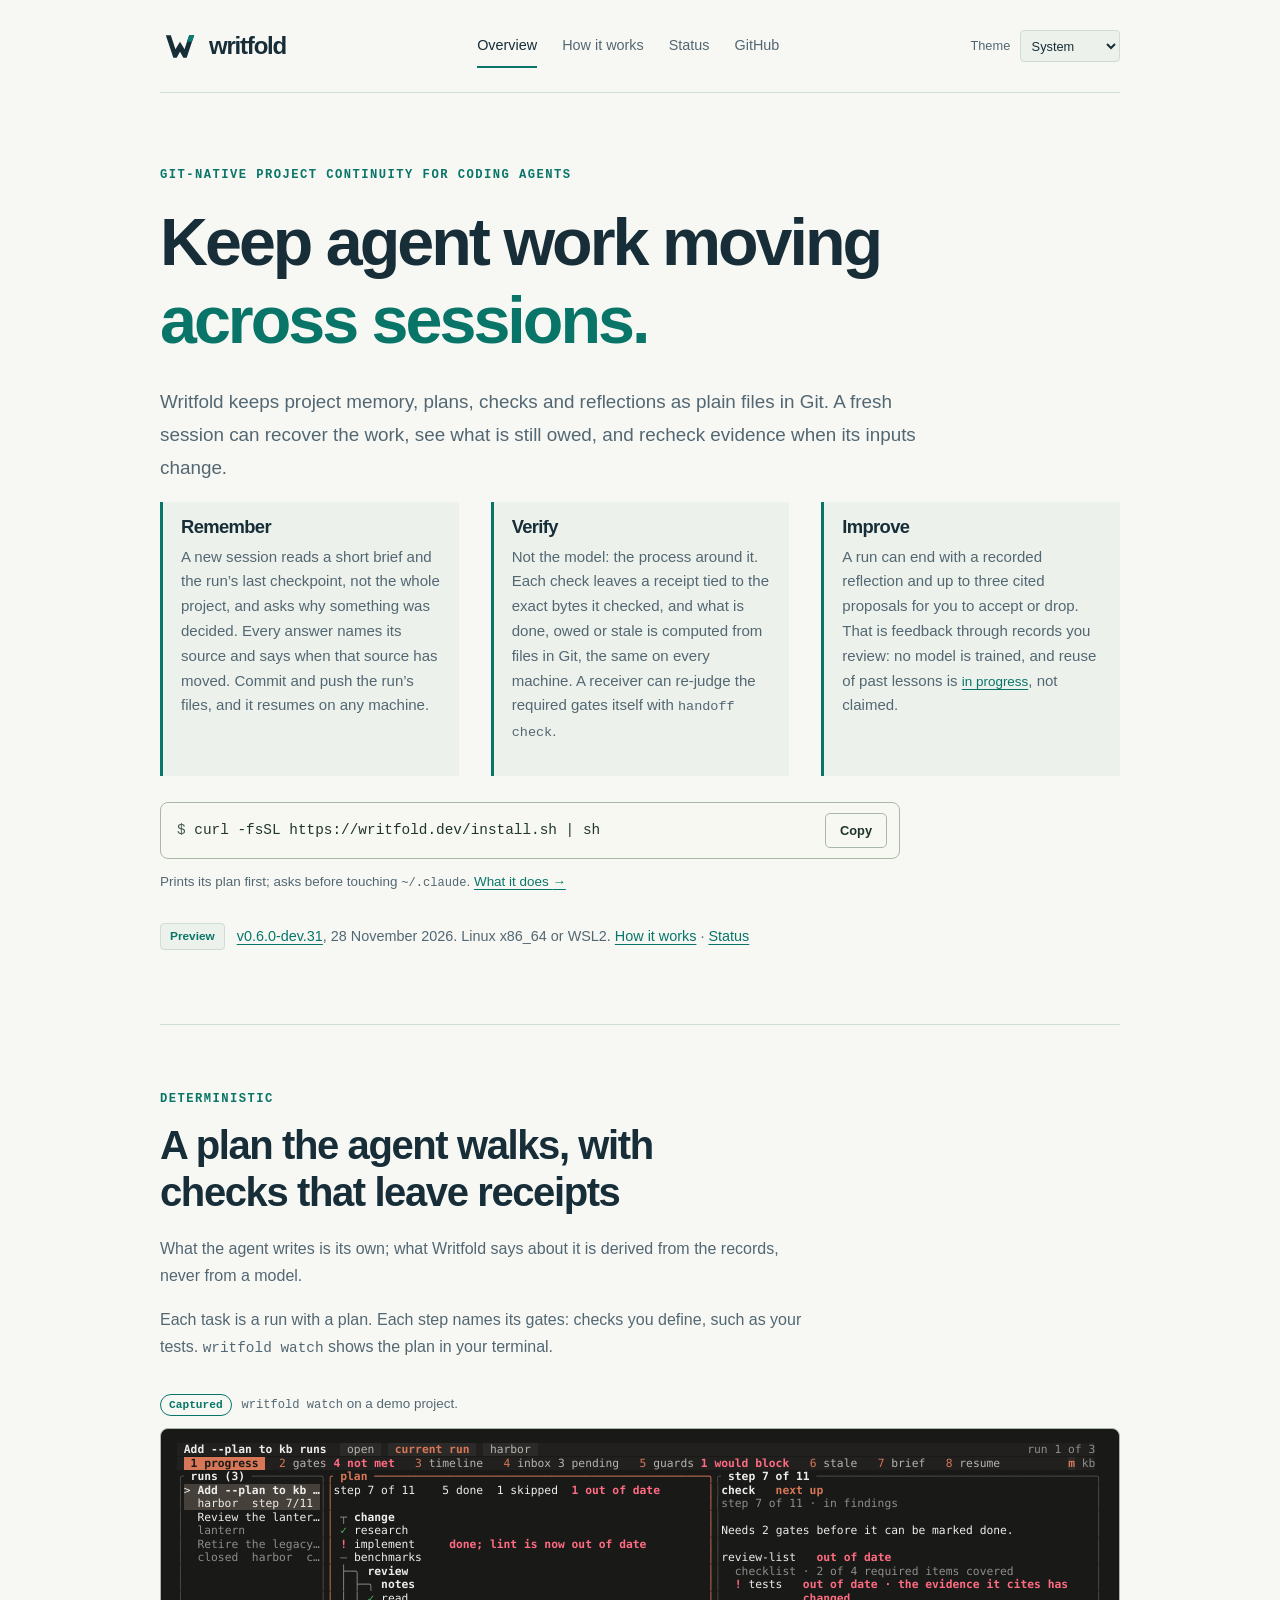
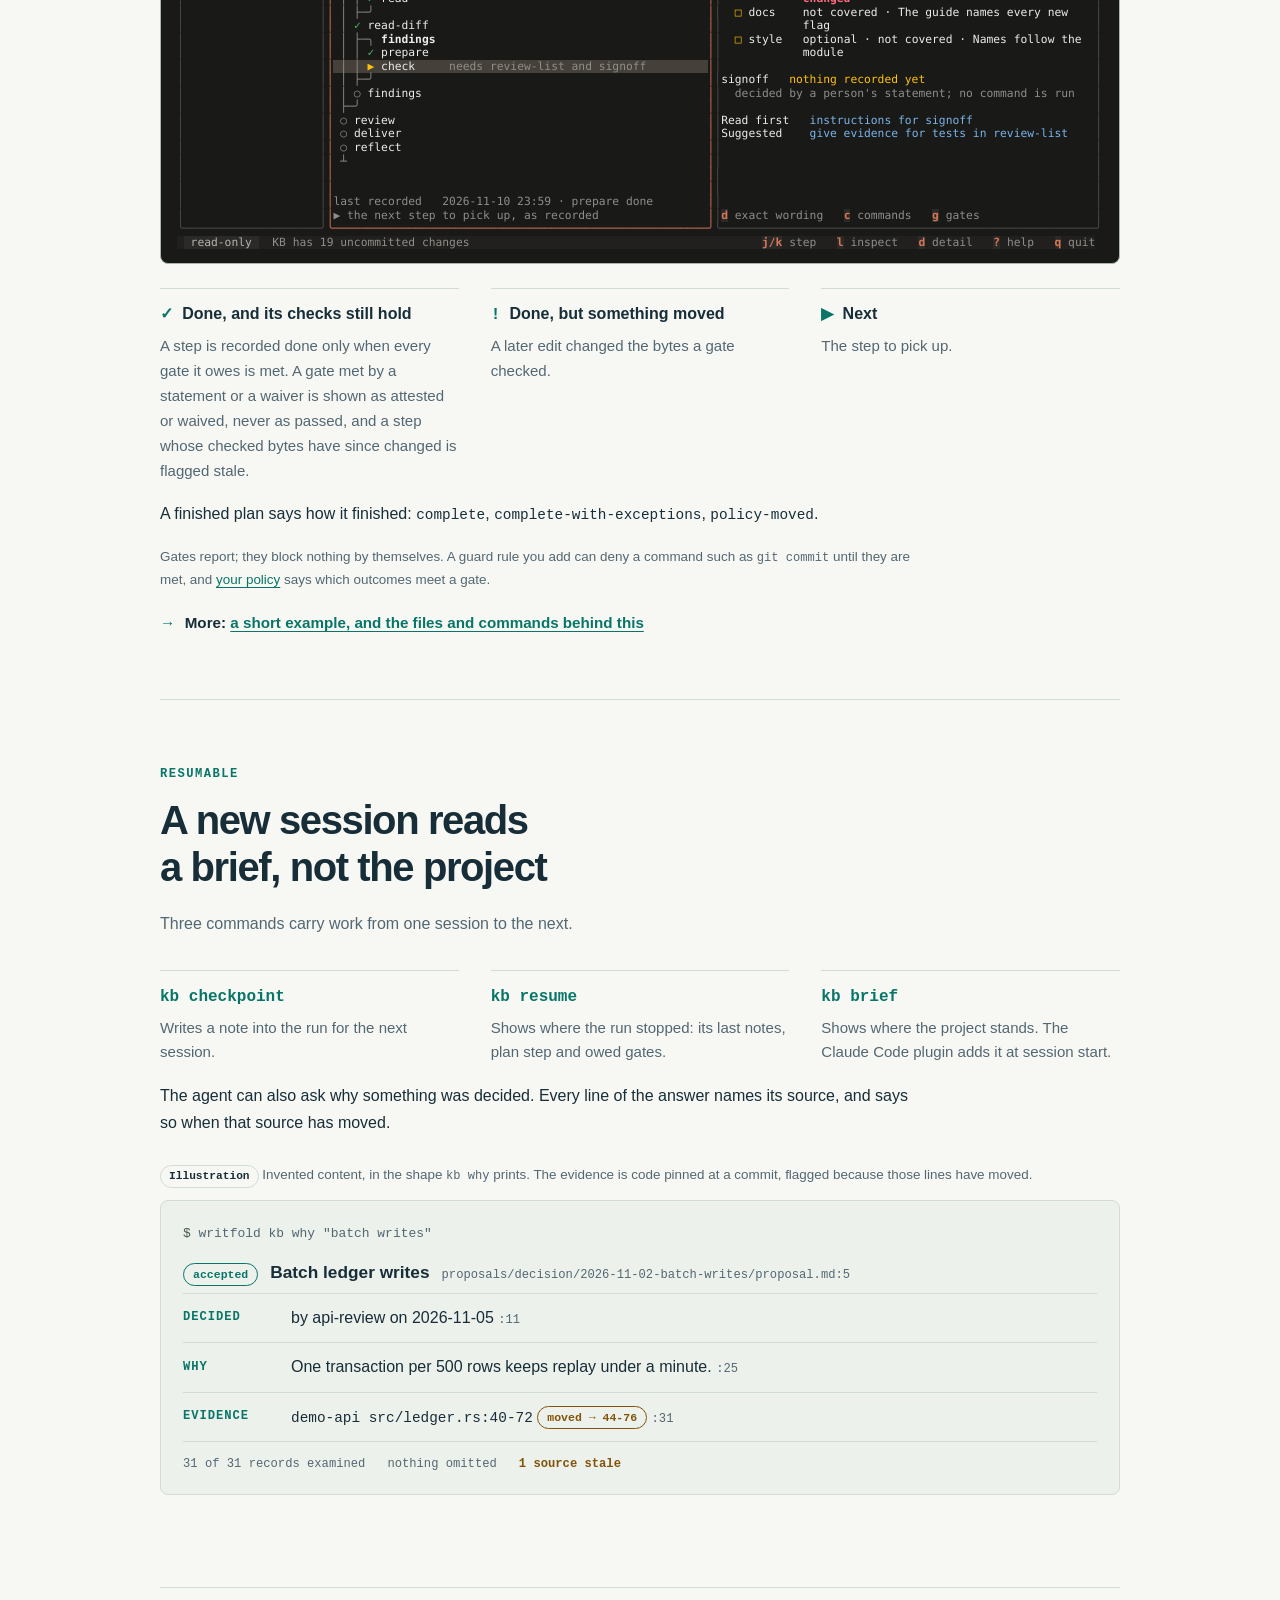
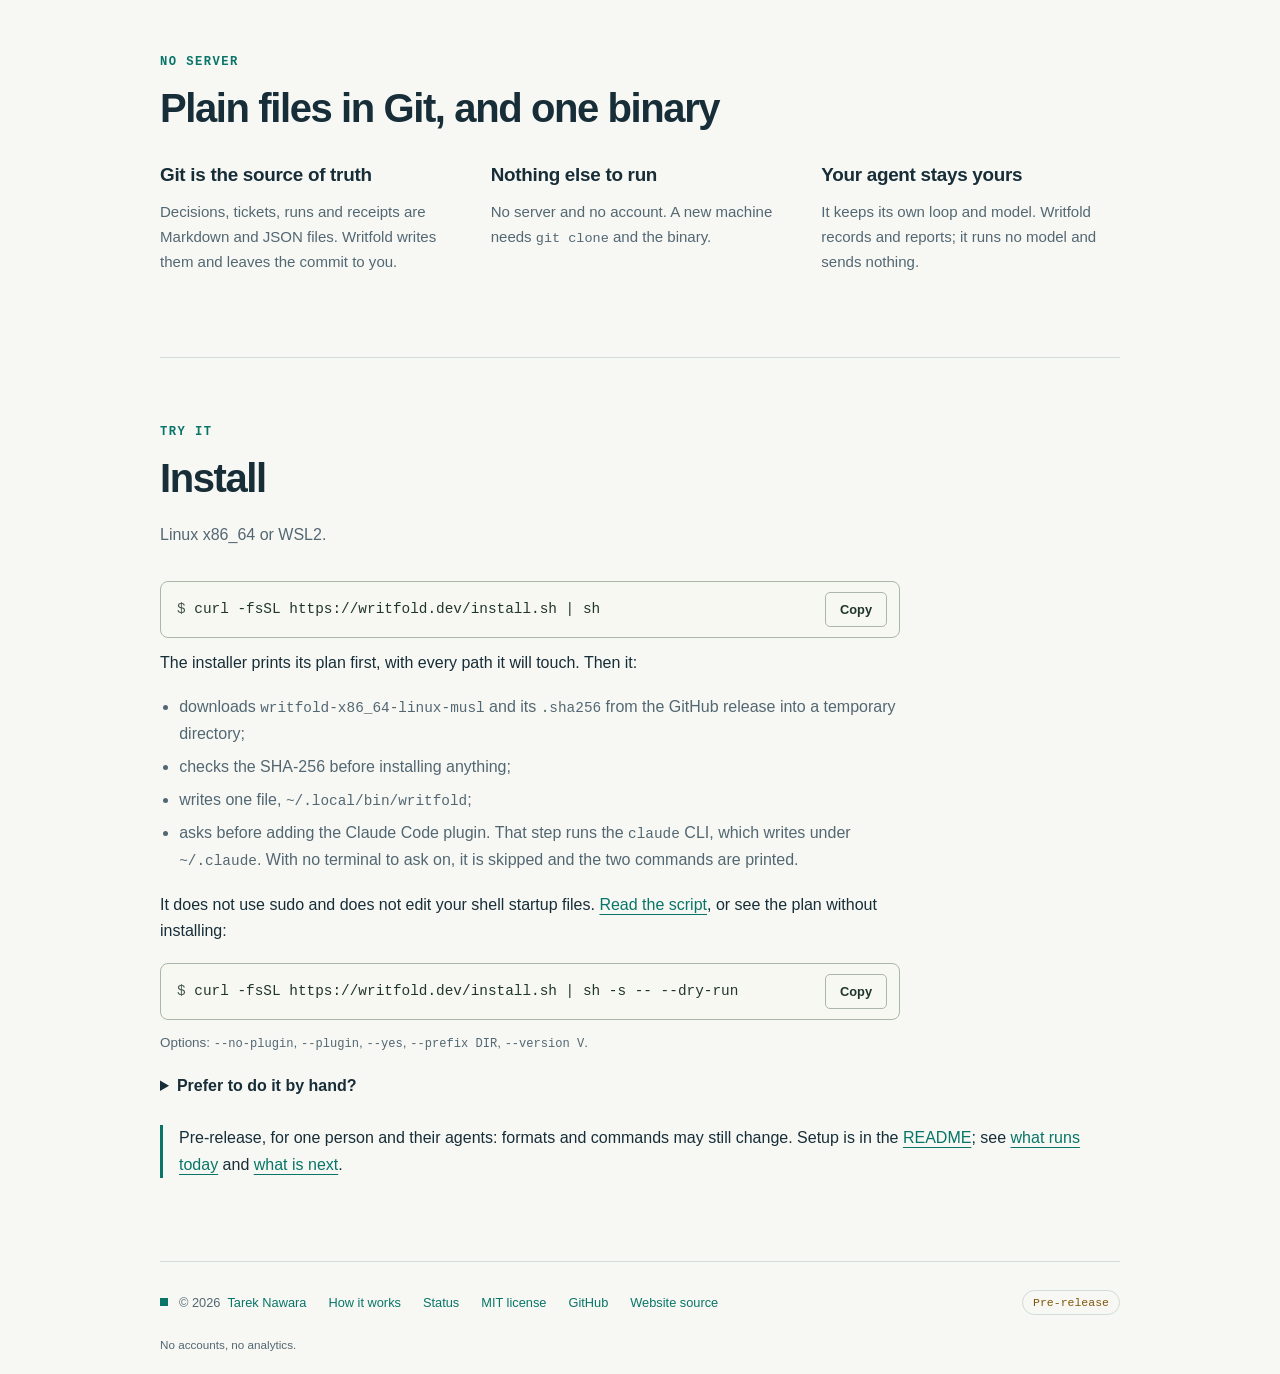
<file: index.html>
<!doctype html>
<html lang="en">
<head>
  <meta charset="utf-8">
  <meta name="viewport" content="width=device-width, initial-scale=1">
  <meta name="color-scheme" content="dark light">
  <title>Writfold — Git-native project continuity for coding agents</title>
  <meta name="description" content="Writfold keeps a coding agent's memory, plans, checks and reflections as plain files in Git, so a fresh session can pick the work up, see what is owed and recheck it. Preview: v0.6.0-dev.31.">
  <link rel="canonical" href="https://writfold.dev/">
  <meta property="og:type" content="website">
  <meta property="og:site_name" content="Writfold">
  <meta property="og:title" content="Writfold — Git-native project continuity for coding agents">
  <meta property="og:description" content="Writfold keeps a coding agent's memory, plans, checks and reflections as plain files in Git, so a fresh session can pick the work up, see what is owed and recheck it. Preview: v0.6.0-dev.31.">
  <meta property="og:url" content="https://writfold.dev/">
  <meta property="og:image" content="https://writfold.dev/assets/og-image.png">
  <meta property="og:image:width" content="1200">
  <meta property="og:image:height" content="630">
  <meta property="og:image:alt" content="The folded-W Writfold mark on navy with the headline: Deterministic agent work that resumes where it stopped. Below it: Git-native project continuity for coding agents. Preview v0.6.0-dev.31.">
  <meta name="twitter:card" content="summary_large_image">
  <meta name="theme-color" content="#101922" media="(prefers-color-scheme: dark)">
  <meta name="theme-color" content="#F7F8F4" media="(prefers-color-scheme: light)">
  <link rel="icon" href="/assets/favicon.svg" type="image/svg+xml">
  <link rel="stylesheet" href="/assets/site.css">
  <link rel="preload" href="/assets/term-Regular.woff2" as="font" type="font/woff2" crossorigin>
  <script src="/assets/theme.js"></script>
  <script src="/assets/copy.js" defer></script>
</head>
<body>
  <a class="skip-link" href="#main">Skip to content</a>
  <header class="site-header wrap">
    <a class="wordmark" href="/" aria-label="Writfold home"><picture><source srcset="/assets/writfold-icon.svg" media="(prefers-color-scheme: light)"><img src="/assets/writfold-icon-dark.svg" width="40" height="40" alt=""></picture><span>writfold</span></a>
    <nav aria-label="Main navigation"><a href="/" aria-current="page">Overview</a><a href="/how.html">How it works</a><a href="/status.html">Status</a><a href="https://github.com/writfold-dev/writfold">GitHub</a></nav>
    <label class="theme-control" hidden>Theme <select id="theme" aria-describedby="theme-note"><option value="system">System</option><option value="light">Light</option><option value="paper-dark">Paper Dark</option></select><span id="theme-note" class="visually-hidden">Your choice is remembered in this browser.</span></label>
  </header>
  <main id="main" class="wrap" tabindex="-1">
    <section class="hero" aria-labelledby="hero-title">
      <p class="eyebrow">Git-native project continuity for coding agents</p>
      <h1 id="hero-title">Keep agent work moving<br><span>across sessions.</span></h1>
      <p class="lede">Writfold keeps project memory, plans, checks and reflections as plain files in Git. A fresh session can recover the work, see what is still owed, and recheck evidence when its inputs change.</p>
      <div class="two-up cols-3">
        <div class="capability"><h2>Remember</h2><p>A new session reads a short brief and the run&rsquo;s last checkpoint, not the whole project, and asks why something was decided. Every answer names its source and says when that source has moved. Commit and push the run&rsquo;s files, and it resumes on any machine.</p></div>
        <div class="capability"><h2>Verify</h2><p>Not the model: the process around it. Each check leaves a receipt tied to the exact bytes it checked, and what is done, owed or stale is computed from files in Git, the same on every machine. A receiver can re-judge the required gates itself with <code>handoff check</code>.</p></div>
        <div class="capability"><h2>Improve</h2><p>A run can end with a recorded reflection and up to three cited proposals for you to accept or drop. That is feedback through records you review: no model is trained, and reuse of past lessons is <a href="/status.html#in-progress">in progress</a>, not claimed.</p></div>
      </div>
      <div class="hero-install">
        <div class="copy-line"><code aria-label="Install command"><span class="syntax-prompt">$ </span>curl -fsSL https://writfold.dev/install.sh | sh</code><button type="button" class="copy" data-copy="curl -fsSL https://writfold.dev/install.sh | sh" hidden>Copy</button></div>
        <p class="fine-print">Prints its plan first; asks before touching <code>~/.claude</code>. <a href="#try">What it does <span aria-hidden="true">→</span></a></p>
      </div>
      <p class="maturity"><span class="badge badge-today">Preview</span> <span><a href="https://github.com/writfold-dev/writfold/releases/tag/v0.6.0-dev.31">v0.6.0-dev.31</a>, 28 November 2026. Linux x86_64 or WSL2. <a href="/how.html">How it works</a> · <a href="/status.html">Status</a></span></p>
    </section>

    <section id="deterministic" class="section" aria-labelledby="deterministic-title">
      <div class="section-heading"><p class="eyebrow">Deterministic</p><h2 id="deterministic-title">A plan the agent walks, with checks that leave receipts</h2><p>What the agent writes is its own; what Writfold says about it is derived from the records, never from a model.</p><p>Each task is a run with a plan. Each step names its gates: checks you define, such as your tests. <code>writfold watch</code> shows the plan in your terminal.</p></div>
      <figure class="example"><figcaption><span class="chip chip-today">Captured</span> <code>writfold watch</code> on a demo project.</figcaption><pre class="term-frame" style="--cols:136" tabindex="0" aria-label="writfold watch in its calm default frame: the runs, the plan map of the selected run, and the inspector for its next step"><code><span style="color:#ececea;background:#21201f"> </span><span style="color:#ececea;background:#21201f;font-weight:700">Add --plan to kb runs</span><span style="color:#ececea;background:#21201f">  </span><span style="color:#b5b3ad;background:#2b2a28"> open </span><span style="color:#ececea;background:#21201f"> </span><span style="color:#d77757;background:#2b2a28;font-weight:700"> current run </span><span style="color:#ececea;background:#21201f"> </span><span style="color:#b5b3ad;background:#2b2a28"> harbor </span><span style="color:#ececea;background:#21201f">                                                                        </span><span style="color:#8f8d88;background:#21201f">run 1 of 3</span>
<span style="color:#ececea;background:#21201f"> </span><span style="color:#191918;background:#d77757;font-weight:700"> 1 progress </span><span style="color:#ececea;background:#21201f">  </span><span style="color:#d77757;background:#21201f">2</span><span style="color:#b5b3ad;background:#21201f"> gates</span><span style="color:#ff6b80;background:#21201f;font-weight:700"> 4 not met</span><span style="color:#ececea;background:#21201f">   </span><span style="color:#d77757;background:#21201f">3</span><span style="color:#b5b3ad;background:#21201f"> timeline</span><span style="color:#ececea;background:#21201f">   </span><span style="color:#d77757;background:#21201f">4</span><span style="color:#b5b3ad;background:#21201f"> inbox 3 pending</span><span style="color:#ececea;background:#21201f">   </span><span style="color:#d77757;background:#21201f">5</span><span style="color:#b5b3ad;background:#21201f"> guards</span><span style="color:#ff6b80;background:#21201f;font-weight:700"> 1 would block</span><span style="color:#ececea;background:#21201f">   </span><span style="color:#d77757;background:#21201f">6</span><span style="color:#b5b3ad;background:#21201f"> stale</span><span style="color:#ececea;background:#21201f">   </span><span style="color:#d77757;background:#21201f">7</span><span style="color:#b5b3ad;background:#21201f"> brief</span><span style="color:#ececea;background:#21201f">   </span><span style="color:#d77757;background:#21201f">8</span><span style="color:#b5b3ad;background:#21201f"> resume</span><span style="color:#ececea;background:#21201f">          </span><span style="color:#d77757;background:#2b2a28;font-weight:700">m</span><span style="color:#8f8d88;background:#21201f"> kb</span>
<span style="color:#4f4d4a;background:#191918">╭</span><span style="color:#ececea;background:#191918;font-weight:700"> runs (3) </span><span style="color:#4f4d4a;background:#191918">──────────╮</span><span style="color:#d77757;background:#191918">╭</span><span style="color:#d77757;background:#191918;font-weight:700"> plan </span><span style="color:#d77757;background:#191918">─────────────────────────────────────────────────╮</span><span style="color:#4f4d4a;background:#191918">╭</span><span style="color:#ececea;background:#191918;font-weight:700"> step 7 of 11 </span><span style="color:#4f4d4a;background:#191918">─────────────────────────────────────────╮</span>
<span style="color:#4f4d4a;background:#191918">│</span><span style="color:#ececea;background:#45403a">&gt; </span><span style="color:#ececea;background:#45403a;font-weight:700">Add --plan to kb …</span><span style="color:#4f4d4a;background:#191918">│</span><span style="color:#d77757;background:#191918">│</span><span style="color:#ececea;background:#191918">step 7 of 11    5 done  1 skipped  </span><span style="color:#ff6b80;background:#191918;font-weight:700">1 out of date</span><span style="color:#ececea;background:#191918">       </span><span style="color:#d77757;background:#191918">│</span><span style="color:#4f4d4a;background:#191918">│</span><span style="color:#ececea;background:#191918;font-weight:700">check</span><span style="color:#ececea;background:#191918">   </span><span style="color:#d77757;background:#191918;font-weight:700">next up</span><span style="color:#ececea;background:#191918">                                        </span><span style="color:#4f4d4a;background:#191918">│</span>
<span style="color:#4f4d4a;background:#191918">│</span><span style="color:#ececea;background:#45403a">  harbor  step 7/11 </span><span style="color:#4f4d4a;background:#191918">│</span><span style="color:#d77757;background:#191918">│</span><span style="color:#ececea;background:#191918">                                                       </span><span style="color:#d77757;background:#191918">│</span><span style="color:#4f4d4a;background:#191918">│</span><span style="color:#8f8d88;background:#191918">step 7 of 11 · in findings</span><span style="color:#ececea;background:#191918">                             </span><span style="color:#4f4d4a;background:#191918">│</span>
<span style="color:#4f4d4a;background:#191918">│</span><span style="color:#ececea;background:#191918">  Review the lanter…</span><span style="color:#4f4d4a;background:#191918">│</span><span style="color:#d77757;background:#191918">│</span><span style="color:#8f8d88;background:#191918"> ┬ </span><span style="color:#ececea;background:#191918;font-weight:700">change</span><span style="color:#ececea;background:#191918">                                              </span><span style="color:#d77757;background:#191918">│</span><span style="color:#4f4d4a;background:#191918">│</span><span style="color:#ececea;background:#191918">                                                       </span><span style="color:#4f4d4a;background:#191918">│</span>
<span style="color:#4f4d4a;background:#191918">│</span><span style="color:#ececea;background:#191918">  </span><span style="color:#8f8d88;background:#191918">lantern           </span><span style="color:#4f4d4a;background:#191918">│</span><span style="color:#d77757;background:#191918">│</span><span style="color:#8f8d88;background:#191918"> </span><span style="color:#4eba65;background:#191918">✓</span><span style="color:#ececea;background:#191918"> research                                            </span><span style="color:#d77757;background:#191918">│</span><span style="color:#4f4d4a;background:#191918">│</span><span style="color:#ececea;background:#191918">Needs 2 gates before it can be marked done.            </span><span style="color:#4f4d4a;background:#191918">│</span>
<span style="color:#4f4d4a;background:#191918">│</span><span style="color:#ececea;background:#191918">  </span><span style="color:#8f8d88;background:#191918">Retire the legacy…</span><span style="color:#4f4d4a;background:#191918">│</span><span style="color:#d77757;background:#191918">│</span><span style="color:#8f8d88;background:#191918"> </span><span style="color:#ff6b80;background:#191918;font-weight:700">!</span><span style="color:#ececea;background:#191918"> implement   </span><span style="color:#ff6b80;background:#191918;font-weight:700">  done; lint is now out of date</span><span style="color:#ececea;background:#191918">         </span><span style="color:#d77757;background:#191918">│</span><span style="color:#4f4d4a;background:#191918">│</span><span style="color:#ececea;background:#191918">                                                       </span><span style="color:#4f4d4a;background:#191918">│</span>
<span style="color:#4f4d4a;background:#191918">│</span><span style="color:#ececea;background:#191918">  </span><span style="color:#8f8d88;background:#191918">closed  harbor  c…</span><span style="color:#4f4d4a;background:#191918">│</span><span style="color:#d77757;background:#191918">│</span><span style="color:#8f8d88;background:#191918"> –</span><span style="color:#ececea;background:#191918"> benchmarks                                          </span><span style="color:#d77757;background:#191918">│</span><span style="color:#4f4d4a;background:#191918">│</span><span style="color:#ececea;background:#191918">review-list   </span><span style="color:#ff6b80;background:#191918;font-weight:700">out of date</span><span style="color:#ececea;background:#191918">                              </span><span style="color:#4f4d4a;background:#191918">│</span>
<span style="color:#4f4d4a;background:#191918">│</span><span style="color:#ececea;background:#191918">                    </span><span style="color:#4f4d4a;background:#191918">│</span><span style="color:#d77757;background:#191918">│</span><span style="color:#8f8d88;background:#191918"> ├─╮ </span><span style="color:#ececea;background:#191918;font-weight:700">review</span><span style="color:#ececea;background:#191918">                                            </span><span style="color:#d77757;background:#191918">│</span><span style="color:#4f4d4a;background:#191918">│</span><span style="color:#ececea;background:#191918">  </span><span style="color:#8f8d88;background:#191918">checklist · 2 of 4 required items covered</span><span style="color:#ececea;background:#191918">            </span><span style="color:#4f4d4a;background:#191918">│</span>
<span style="color:#4f4d4a;background:#191918">│</span><span style="color:#ececea;background:#191918">                    </span><span style="color:#4f4d4a;background:#191918">│</span><span style="color:#d77757;background:#191918">│</span><span style="color:#8f8d88;background:#191918"> │ ├─╮ </span><span style="color:#ececea;background:#191918;font-weight:700">notes</span><span style="color:#ececea;background:#191918">                                           </span><span style="color:#d77757;background:#191918">│</span><span style="color:#4f4d4a;background:#191918">│</span><span style="color:#ececea;background:#191918">  </span><span style="color:#ff6b80;background:#191918;font-weight:700">!</span><span style="color:#ececea;background:#191918"> tests   </span><span style="color:#ff6b80;background:#191918;font-weight:700">out of date · the evidence it cites has</span><span style="color:#ececea;background:#191918">    </span><span style="color:#4f4d4a;background:#191918">│</span>
<span style="color:#4f4d4a;background:#191918">│</span><span style="color:#ececea;background:#191918">                    </span><span style="color:#4f4d4a;background:#191918">│</span><span style="color:#d77757;background:#191918">│</span><span style="color:#8f8d88;background:#191918"> │ │ </span><span style="color:#4eba65;background:#191918">✓</span><span style="color:#ececea;background:#191918"> read                                            </span><span style="color:#d77757;background:#191918">│</span><span style="color:#4f4d4a;background:#191918">│</span><span style="color:#ececea;background:#191918">            </span><span style="color:#ff6b80;background:#191918;font-weight:700">changed</span><span style="color:#ececea;background:#191918">                                    </span><span style="color:#4f4d4a;background:#191918">│</span>
<span style="color:#4f4d4a;background:#191918">│</span><span style="color:#ececea;background:#191918">                    </span><span style="color:#4f4d4a;background:#191918">│</span><span style="color:#d77757;background:#191918">│</span><span style="color:#8f8d88;background:#191918"> │ ├─╯</span><span style="color:#ececea;background:#191918">                                                 </span><span style="color:#d77757;background:#191918">│</span><span style="color:#4f4d4a;background:#191918">│</span><span style="color:#ececea;background:#191918">  </span><span style="color:#ffc107;background:#191918">□</span><span style="color:#ececea;background:#191918"> docs    not covered · The guide names every new    </span><span style="color:#4f4d4a;background:#191918">│</span>
<span style="color:#4f4d4a;background:#191918">│</span><span style="color:#ececea;background:#191918">                    </span><span style="color:#4f4d4a;background:#191918">│</span><span style="color:#d77757;background:#191918">│</span><span style="color:#8f8d88;background:#191918"> │ </span><span style="color:#4eba65;background:#191918">✓</span><span style="color:#ececea;background:#191918"> read-diff                                         </span><span style="color:#d77757;background:#191918">│</span><span style="color:#4f4d4a;background:#191918">│</span><span style="color:#ececea;background:#191918">            flag                                       </span><span style="color:#4f4d4a;background:#191918">│</span>
<span style="color:#4f4d4a;background:#191918">│</span><span style="color:#ececea;background:#191918">                    </span><span style="color:#4f4d4a;background:#191918">│</span><span style="color:#d77757;background:#191918">│</span><span style="color:#8f8d88;background:#191918"> │ ├─╮ </span><span style="color:#ececea;background:#191918;font-weight:700">findings</span><span style="color:#ececea;background:#191918">                                        </span><span style="color:#d77757;background:#191918">│</span><span style="color:#4f4d4a;background:#191918">│</span><span style="color:#ececea;background:#191918">  </span><span style="color:#ffc107;background:#191918">□</span><span style="color:#ececea;background:#191918"> style   optional · not covered · Names follow the  </span><span style="color:#4f4d4a;background:#191918">│</span>
<span style="color:#4f4d4a;background:#191918">│</span><span style="color:#ececea;background:#191918">                    </span><span style="color:#4f4d4a;background:#191918">│</span><span style="color:#d77757;background:#191918">│</span><span style="color:#8f8d88;background:#191918"> │ │ </span><span style="color:#4eba65;background:#191918">✓</span><span style="color:#ececea;background:#191918"> prepare                                         </span><span style="color:#d77757;background:#191918">│</span><span style="color:#4f4d4a;background:#191918">│</span><span style="color:#ececea;background:#191918">            module                                     </span><span style="color:#4f4d4a;background:#191918">│</span>
<span style="color:#4f4d4a;background:#191918">│</span><span style="color:#ececea;background:#191918">                    </span><span style="color:#4f4d4a;background:#191918">│</span><span style="color:#d77757;background:#191918">│</span><span style="color:#8f8d88;background:#45403a"> │ │ </span><span style="color:#ffc107;background:#45403a">▶</span><span style="color:#ececea;background:#45403a"> check   </span><span style="color:#8f8d88;background:#45403a">  needs review-list and signoff</span><span style="color:#ececea;background:#45403a">         </span><span style="color:#d77757;background:#191918">│</span><span style="color:#4f4d4a;background:#191918">│</span><span style="color:#ececea;background:#191918">                                                       </span><span style="color:#4f4d4a;background:#191918">│</span>
<span style="color:#4f4d4a;background:#191918">│</span><span style="color:#ececea;background:#191918">                    </span><span style="color:#4f4d4a;background:#191918">│</span><span style="color:#d77757;background:#191918">│</span><span style="color:#8f8d88;background:#191918"> │ ├─╯</span><span style="color:#ececea;background:#191918">                                                 </span><span style="color:#d77757;background:#191918">│</span><span style="color:#4f4d4a;background:#191918">│</span><span style="color:#ececea;background:#191918">signoff   </span><span style="color:#ffc107;background:#191918">nothing recorded yet</span><span style="color:#ececea;background:#191918">                         </span><span style="color:#4f4d4a;background:#191918">│</span>
<span style="color:#4f4d4a;background:#191918">│</span><span style="color:#ececea;background:#191918">                    </span><span style="color:#4f4d4a;background:#191918">│</span><span style="color:#d77757;background:#191918">│</span><span style="color:#8f8d88;background:#191918"> │ ○</span><span style="color:#ececea;background:#191918"> findings                                          </span><span style="color:#d77757;background:#191918">│</span><span style="color:#4f4d4a;background:#191918">│</span><span style="color:#ececea;background:#191918">  </span><span style="color:#8f8d88;background:#191918">decided by a person's statement; no command is run</span><span style="color:#ececea;background:#191918">   </span><span style="color:#4f4d4a;background:#191918">│</span>
<span style="color:#4f4d4a;background:#191918">│</span><span style="color:#ececea;background:#191918">                    </span><span style="color:#4f4d4a;background:#191918">│</span><span style="color:#d77757;background:#191918">│</span><span style="color:#8f8d88;background:#191918"> ├─╯</span><span style="color:#ececea;background:#191918">                                                   </span><span style="color:#d77757;background:#191918">│</span><span style="color:#4f4d4a;background:#191918">│</span><span style="color:#ececea;background:#191918">                                                       </span><span style="color:#4f4d4a;background:#191918">│</span>
<span style="color:#4f4d4a;background:#191918">│</span><span style="color:#ececea;background:#191918">                    </span><span style="color:#4f4d4a;background:#191918">│</span><span style="color:#d77757;background:#191918">│</span><span style="color:#8f8d88;background:#191918"> ○</span><span style="color:#ececea;background:#191918"> review                                              </span><span style="color:#d77757;background:#191918">│</span><span style="color:#4f4d4a;background:#191918">│</span><span style="color:#ececea;background:#191918">Read first   </span><span style="color:#7ab4e8;background:#191918">instructions for signoff</span><span style="color:#ececea;background:#191918">                  </span><span style="color:#4f4d4a;background:#191918">│</span>
<span style="color:#4f4d4a;background:#191918">│</span><span style="color:#ececea;background:#191918">                    </span><span style="color:#4f4d4a;background:#191918">│</span><span style="color:#d77757;background:#191918">│</span><span style="color:#8f8d88;background:#191918"> ○</span><span style="color:#ececea;background:#191918"> deliver                                             </span><span style="color:#d77757;background:#191918">│</span><span style="color:#4f4d4a;background:#191918">│</span><span style="color:#ececea;background:#191918">Suggested    </span><span style="color:#7ab4e8;background:#191918">give evidence for tests in review-list</span><span style="color:#ececea;background:#191918">    </span><span style="color:#4f4d4a;background:#191918">│</span>
<span style="color:#4f4d4a;background:#191918">│</span><span style="color:#ececea;background:#191918">                    </span><span style="color:#4f4d4a;background:#191918">│</span><span style="color:#d77757;background:#191918">│</span><span style="color:#8f8d88;background:#191918"> ○</span><span style="color:#ececea;background:#191918"> reflect                                             </span><span style="color:#d77757;background:#191918">│</span><span style="color:#4f4d4a;background:#191918">│</span><span style="color:#ececea;background:#191918">                                                       </span><span style="color:#4f4d4a;background:#191918">│</span>
<span style="color:#4f4d4a;background:#191918">│</span><span style="color:#ececea;background:#191918">                    </span><span style="color:#4f4d4a;background:#191918">│</span><span style="color:#d77757;background:#191918">│</span><span style="color:#8f8d88;background:#191918"> ┴</span><span style="color:#ececea;background:#191918">                                                     </span><span style="color:#d77757;background:#191918">│</span><span style="color:#4f4d4a;background:#191918">│</span><span style="color:#ececea;background:#191918">                                                       </span><span style="color:#4f4d4a;background:#191918">│</span>
<span style="color:#4f4d4a;background:#191918">│</span><span style="color:#ececea;background:#191918">                    </span><span style="color:#4f4d4a;background:#191918">│</span><span style="color:#d77757;background:#191918">│</span><span style="color:#ececea;background:#191918">                                                       </span><span style="color:#d77757;background:#191918">│</span><span style="color:#4f4d4a;background:#191918">│</span><span style="color:#ececea;background:#191918">                                                       </span><span style="color:#4f4d4a;background:#191918">│</span>
<span style="color:#4f4d4a;background:#191918">│</span><span style="color:#ececea;background:#191918">                    </span><span style="color:#4f4d4a;background:#191918">│</span><span style="color:#d77757;background:#191918">│</span><span style="color:#ececea;background:#191918">                                                       </span><span style="color:#d77757;background:#191918">│</span><span style="color:#4f4d4a;background:#191918">│</span><span style="color:#ececea;background:#191918">                                                       </span><span style="color:#4f4d4a;background:#191918">│</span>
<span style="color:#4f4d4a;background:#191918">│</span><span style="color:#ececea;background:#191918">                    </span><span style="color:#4f4d4a;background:#191918">│</span><span style="color:#d77757;background:#191918">│</span><span style="color:#8f8d88;background:#191918">last recorded   2026-11-10 23:59 · prepare done</span><span style="color:#ececea;background:#191918">        </span><span style="color:#d77757;background:#191918">│</span><span style="color:#4f4d4a;background:#191918">│</span><span style="color:#ececea;background:#191918">                                                       </span><span style="color:#4f4d4a;background:#191918">│</span>
<span style="color:#4f4d4a;background:#191918">│</span><span style="color:#ececea;background:#191918">                    </span><span style="color:#4f4d4a;background:#191918">│</span><span style="color:#d77757;background:#191918">│</span><span style="color:#8f8d88;background:#191918">▶ the next step to pick up, as recorded</span><span style="color:#ececea;background:#191918">                </span><span style="color:#d77757;background:#191918">│</span><span style="color:#4f4d4a;background:#191918">│</span><span style="color:#d77757;background:#2b2a28;font-weight:700">d</span><span style="color:#8f8d88;background:#191918"> exact wording</span><span style="color:#ececea;background:#191918">   </span><span style="color:#d77757;background:#2b2a28;font-weight:700">c</span><span style="color:#8f8d88;background:#191918"> commands</span><span style="color:#ececea;background:#191918">   </span><span style="color:#d77757;background:#2b2a28;font-weight:700">g</span><span style="color:#8f8d88;background:#191918"> gates</span><span style="color:#ececea;background:#191918">                 </span><span style="color:#4f4d4a;background:#191918">│</span>
<span style="color:#4f4d4a;background:#191918">╰────────────────────╯</span><span style="color:#d77757;background:#191918">╰───────────────────────────────────────────────────────╯</span><span style="color:#4f4d4a;background:#191918">╰───────────────────────────────────────────────────────╯</span>
<span style="color:#ececea;background:#21201f"> </span><span style="color:#b5b3ad;background:#2b2a28"> read-only </span><span style="color:#ececea;background:#21201f">  </span><span style="color:#8f8d88;background:#21201f">KB has 19 uncommitted changes</span><span style="color:#ececea;background:#21201f">                                           </span><span style="color:#d77757;background:#2b2a28;font-weight:700">j/k</span><span style="color:#8f8d88;background:#21201f"> step</span><span style="color:#ececea;background:#21201f">   </span><span style="color:#d77757;background:#2b2a28;font-weight:700">l</span><span style="color:#8f8d88;background:#21201f"> inspect</span><span style="color:#ececea;background:#21201f">   </span><span style="color:#d77757;background:#2b2a28;font-weight:700">d</span><span style="color:#8f8d88;background:#21201f"> detail</span><span style="color:#ececea;background:#21201f">   </span><span style="color:#d77757;background:#2b2a28;font-weight:700">?</span><span style="color:#8f8d88;background:#21201f"> help</span><span style="color:#ececea;background:#21201f">   </span><span style="color:#d77757;background:#2b2a28;font-weight:700">q</span><span style="color:#8f8d88;background:#21201f"> quit</span></code></pre></figure>
      <dl class="callouts">
        <div><dt><code>✓</code> Done, and its checks still hold</dt><dd>A step is recorded done only when every gate it owes is met. A gate met by a statement or a waiver is shown as attested or waived, never as passed, and a step whose checked bytes have since changed is flagged stale.</dd></div>
        <div><dt><code>!</code> Done, but something moved</dt><dd>A later edit changed the bytes a gate checked.</dd></div>
        <div><dt><code>▶</code> Next</dt><dd>The step to pick up.</dd></div>
      </dl>
      <p>A finished plan says how it finished: <code>complete</code>, <code>complete-with-exceptions</code>, <code>policy-moved</code>.</p>
      <p class="fine-print">Gates report; they block nothing by themselves. A guard rule you add can deny a command such as <code>git commit</code> until they are met, and <a href="/how.html#policy">your policy</a> says which outcomes meet a gate.</p>
      <p class="guide-link"><span aria-hidden="true">→</span> More: <a href="/how.html">a short example, and the files and commands behind this</a></p>
    </section>

    <section id="resumable" class="section" aria-labelledby="resumable-title">
      <div class="section-heading"><p class="eyebrow">Resumable</p><h2 id="resumable-title">A new session reads a brief, not the project</h2><p>Three commands carry work from one session to the next.</p></div>
      <dl class="callouts">
        <div><dt><code>kb checkpoint</code></dt><dd>Writes a note into the run for the next session.</dd></div>
        <div><dt><code>kb resume</code></dt><dd>Shows where the run stopped: its last notes, plan step and owed gates.</dd></div>
        <div><dt><code>kb brief</code></dt><dd>Shows where the project stands. The Claude Code plugin adds it at session start.</dd></div>
      </dl>
      <p>The agent can also ask why something was decided. Every line of the answer names its source, and says so when that source has moved.</p>
      <figure id="example" class="visual">
        <figcaption><span class="chip chip-parts">Illustration</span> Invented content, in the shape <code>kb why</code> prints. The evidence is code pinned at a commit, flagged because those lines have moved.</figcaption>
        <div class="card answer">
          <p class="card-cmd"><code><span class="syntax-prompt">$ </span>writfold kb why "batch writes"</code></p>
          <p class="answer-head"><span class="pill pill-ok">accepted</span> <strong>Batch ledger writes</strong> <span class="src">proposals/decision/2026-11-02-batch-writes/proposal.md:5</span></p>
          <dl class="answer-rows">
            <div><dt>Decided</dt><dd>by api-review on 2026-11-05 <span class="src">:11</span></dd></div>
            <div><dt>Why</dt><dd>One transaction per 500 rows keeps replay under a minute. <span class="src">:25</span></dd></div>
            <div><dt>Evidence</dt><dd><code>demo-api src/ledger.rs:40-72</code> <span class="pill pill-warn">moved → 44-76</span> <span class="src">:31</span></dd></div>
          </dl>
          <ul class="card-foot"><li>31 of 31 records examined</li><li>nothing omitted</li><li class="warn">1 source stale</li></ul>
        </div>
      </figure>
    </section>

    <section id="git" class="section" aria-labelledby="git-title">
      <div class="section-heading"><p class="eyebrow">No server</p><h2 id="git-title">Plain files in Git, and one binary</h2></div>
      <div class="three-up">
        <div class="capability"><h3>Git is the source of truth</h3><p>Decisions, tickets, runs and receipts are Markdown and JSON files. Writfold writes them and leaves the commit to you.</p></div>
        <div class="capability"><h3>Nothing else to run</h3><p>No server and no account. A new machine needs <code>git clone</code> and the binary.</p></div>
        <div class="capability"><h3>Your agent stays yours</h3><p>It keeps its own loop and model. Writfold records and reports; it runs no model and sends nothing.</p></div>
      </div>
    </section>

    <section id="try" class="section" aria-labelledby="try-title">
      <div class="section-heading"><p class="eyebrow">Try it</p><h2 id="try-title">Install</h2><p>Linux x86_64 or WSL2.</p></div>
      <div class="copy-line"><code aria-label="Install command"><span class="syntax-prompt">$ </span>curl -fsSL https://writfold.dev/install.sh | sh</code><button type="button" class="copy" data-copy="curl -fsSL https://writfold.dev/install.sh | sh" hidden>Copy</button></div>
      <p>The installer prints its plan first, with every path it will touch. Then it:</p>
      <ul class="steps">
        <li>downloads <code>writfold-x86_64-linux-musl</code> and its <code>.sha256</code> from the GitHub release into a temporary directory;</li>
        <li>checks the SHA-256 before installing anything;</li>
        <li>writes one file, <code>~/.local/bin/writfold</code>;</li>
        <li>asks before adding the Claude Code plugin. That step runs the <code>claude</code> CLI, which writes under <code>~/.claude</code>. With no terminal to ask on, it is skipped and the two commands are printed.</li>
      </ul>
      <p>It does not use sudo and does not edit your shell startup files. <a href="/install.sh">Read the script</a>, or see the plan without installing:</p>
      <div class="copy-line"><code aria-label="Dry-run command"><span class="syntax-prompt">$ </span>curl -fsSL https://writfold.dev/install.sh | sh -s -- --dry-run</code><button type="button" class="copy" data-copy="curl -fsSL https://writfold.dev/install.sh | sh -s -- --dry-run" hidden>Copy</button></div>
      <p class="fine-print">Options: <code>--no-plugin</code>, <code>--plugin</code>, <code>--yes</code>, <code>--prefix DIR</code>, <code>--version V</code>.</p>
      <details class="manual"><summary>Prefer to do it by hand?</summary>
        <pre class="code-panel lang-shell" tabindex="0" aria-label="Manual download and install commands"><code>base<span class="syntax-operator">=</span>https://github.com/writfold-dev/writfold/releases/download/v0.6.0-dev.31
<span class="syntax-function">curl</span> <span class="syntax-flag">-LO</span> <span class="syntax-string">"$base/writfold-x86_64-linux-musl"</span> <span class="syntax-flag">-LO</span> <span class="syntax-string">"$base/writfold-x86_64-linux-musl.sha256"</span>
<span class="syntax-function">echo</span> <span class="syntax-string">"$(cut -d' ' -f1 writfold-x86_64-linux-musl.sha256)  writfold-x86_64-linux-musl"</span> <span class="syntax-operator">|</span> <span class="syntax-function">sha256sum</span> <span class="syntax-flag">-c</span>
<span class="syntax-function">install</span> <span class="syntax-flag">-m</span> 755 writfold-x86_64-linux-musl ~/.local/bin/writfold
<span class="syntax-function">claude</span> plugin marketplace add writfold-dev/writfold
<span class="syntax-function">claude</span> plugin install writfold@writfold</code></pre>
        <p class="fine-print">These are the same steps the installer performs.</p>
      </details>
      <p class="boundary">Pre-release, for one person and their agents: formats and commands may still change. Setup is in the <a href="https://github.com/writfold-dev/writfold#readme">README</a>; see <a href="/status.html#today">what runs today</a> and <a href="/status.html#next">what is next</a>.</p>
    </section>
  </main>
  <footer class="site-footer wrap">
    <div class="footer-line">
      <span class="footer-credit"><span class="footer-mark" aria-hidden="true"></span> © 2026 <a href="https://tknawara.dev">Tarek Nawara</a></span>
      <a href="/how.html">How it works</a><a href="/status.html">Status</a><a href="/LICENSE.txt">MIT license</a><a href="https://github.com/writfold-dev/writfold">GitHub</a><a href="https://github.com/writfold-dev/writfold-dev.github.io">Website source</a>
      <span class="footer-state">Pre-release</span>
    </div>
    <p class="footer-note">No accounts, no analytics.</p>
  </footer>
</body>
</html>
</file>
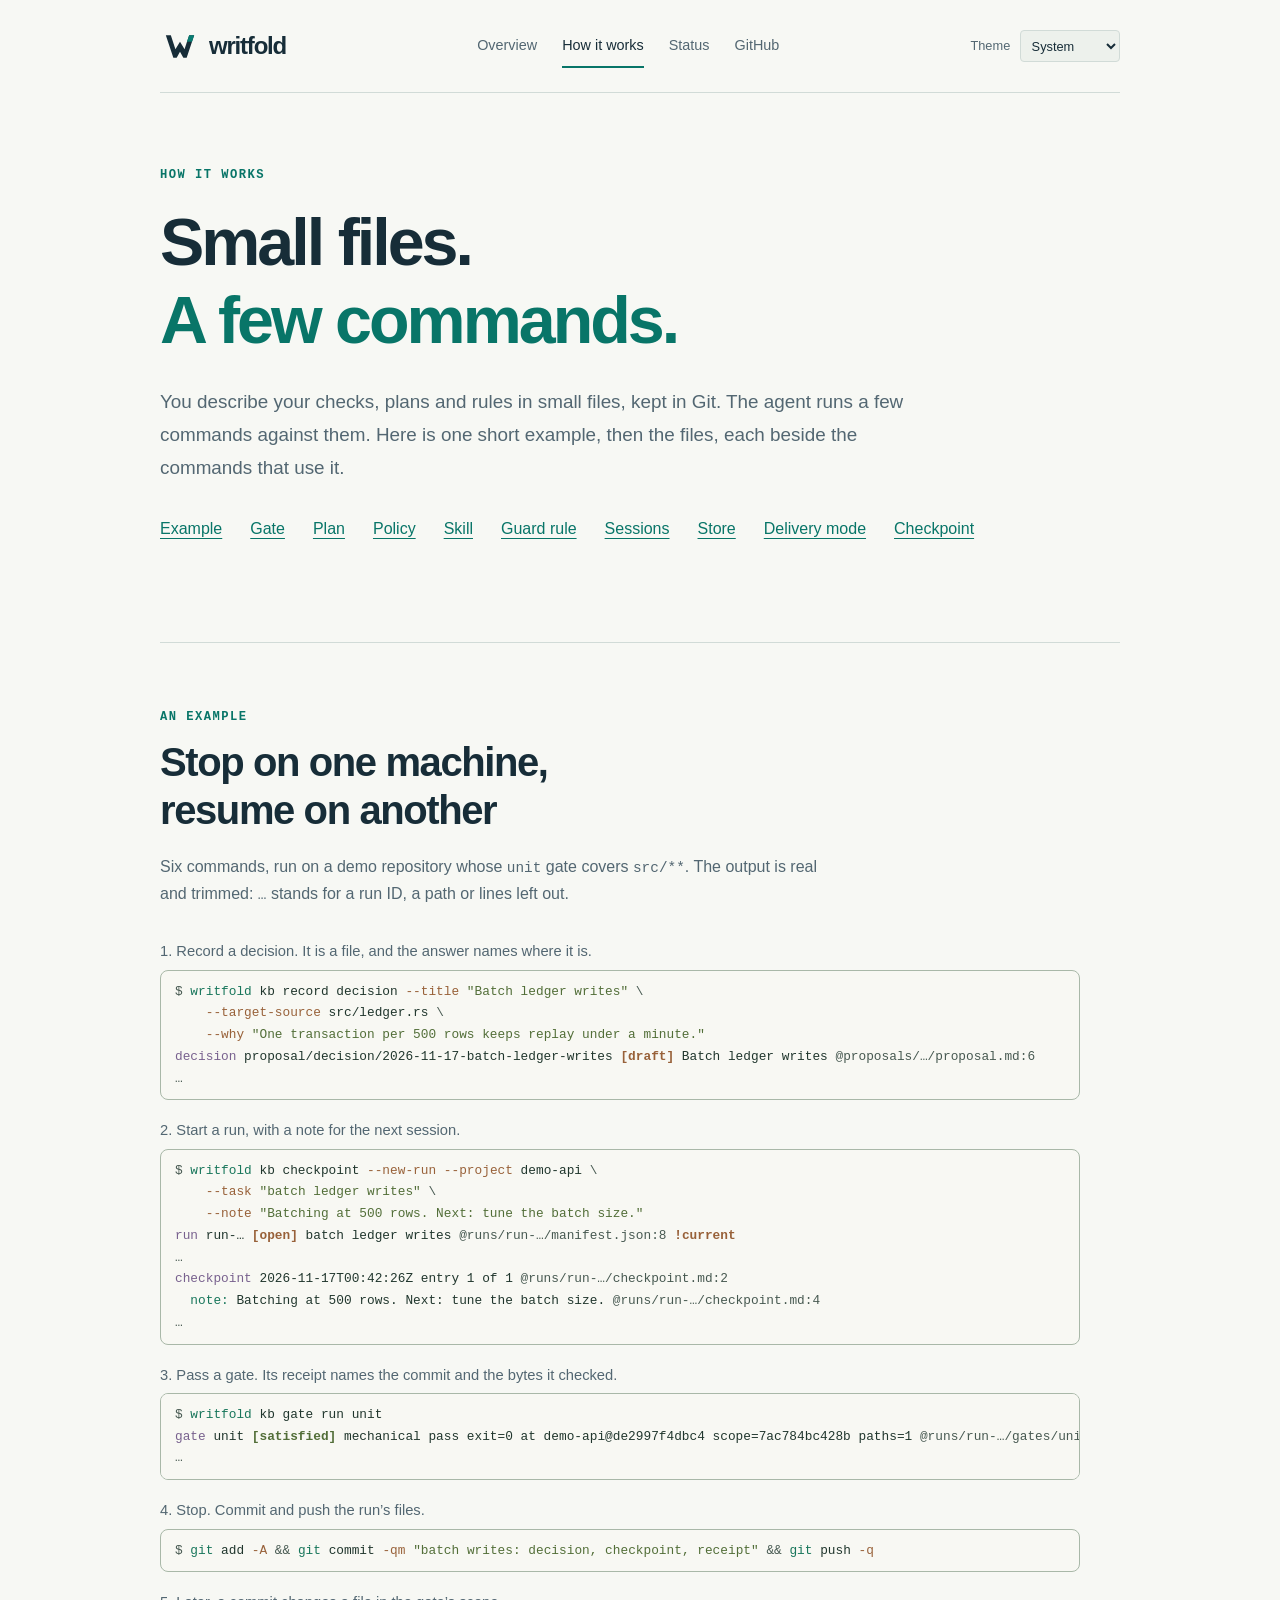
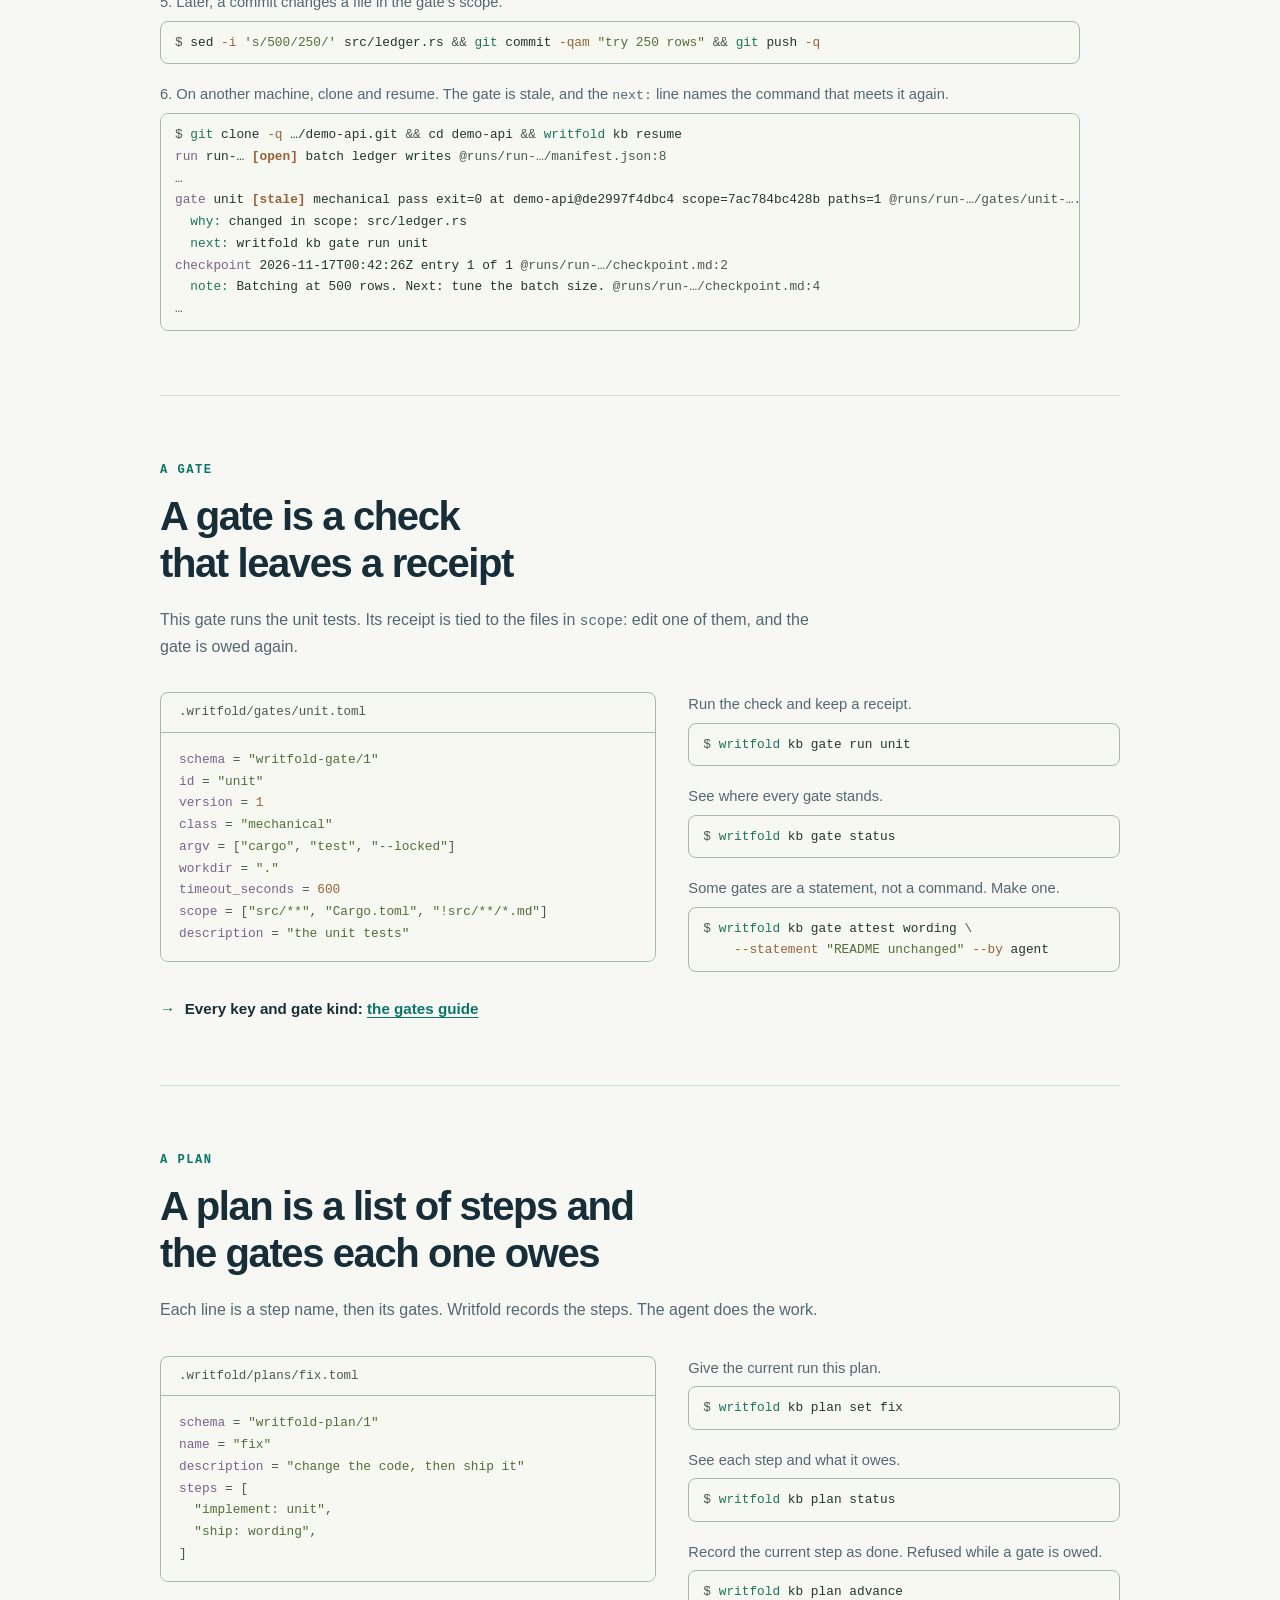
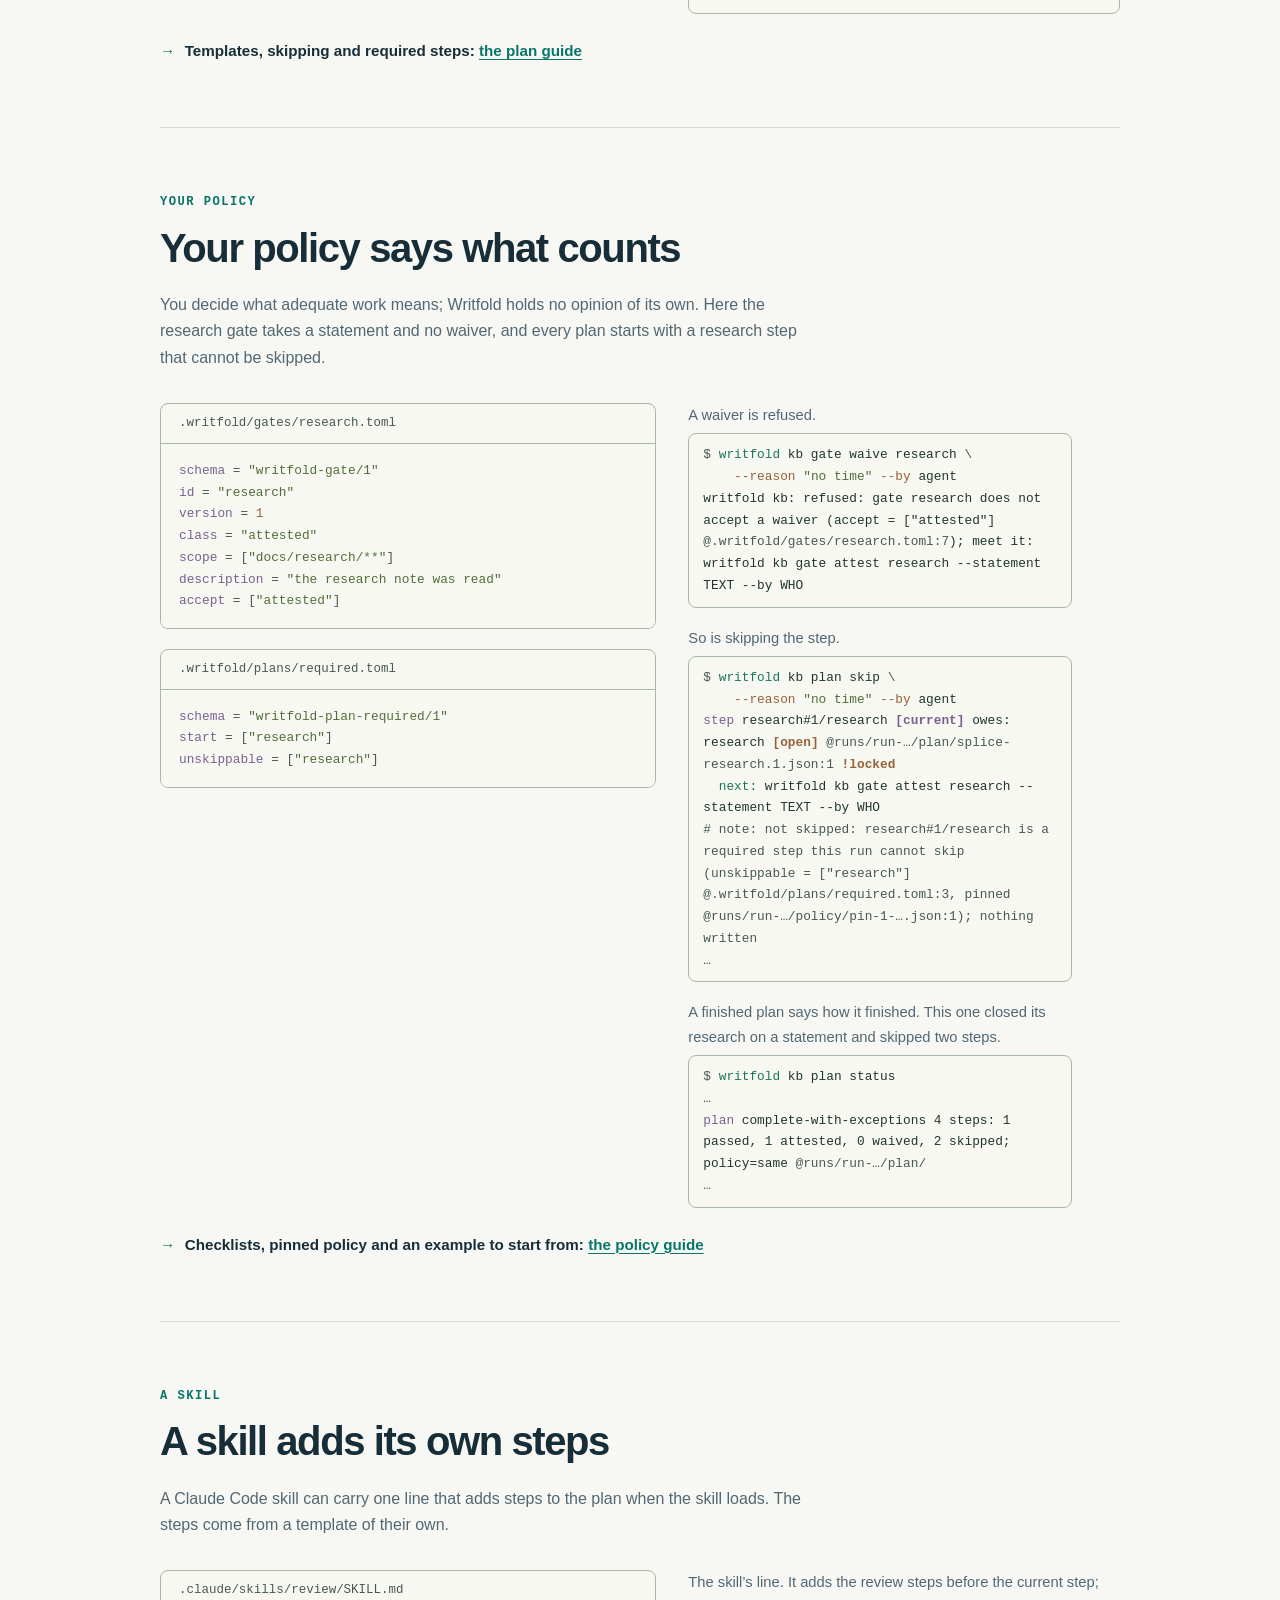
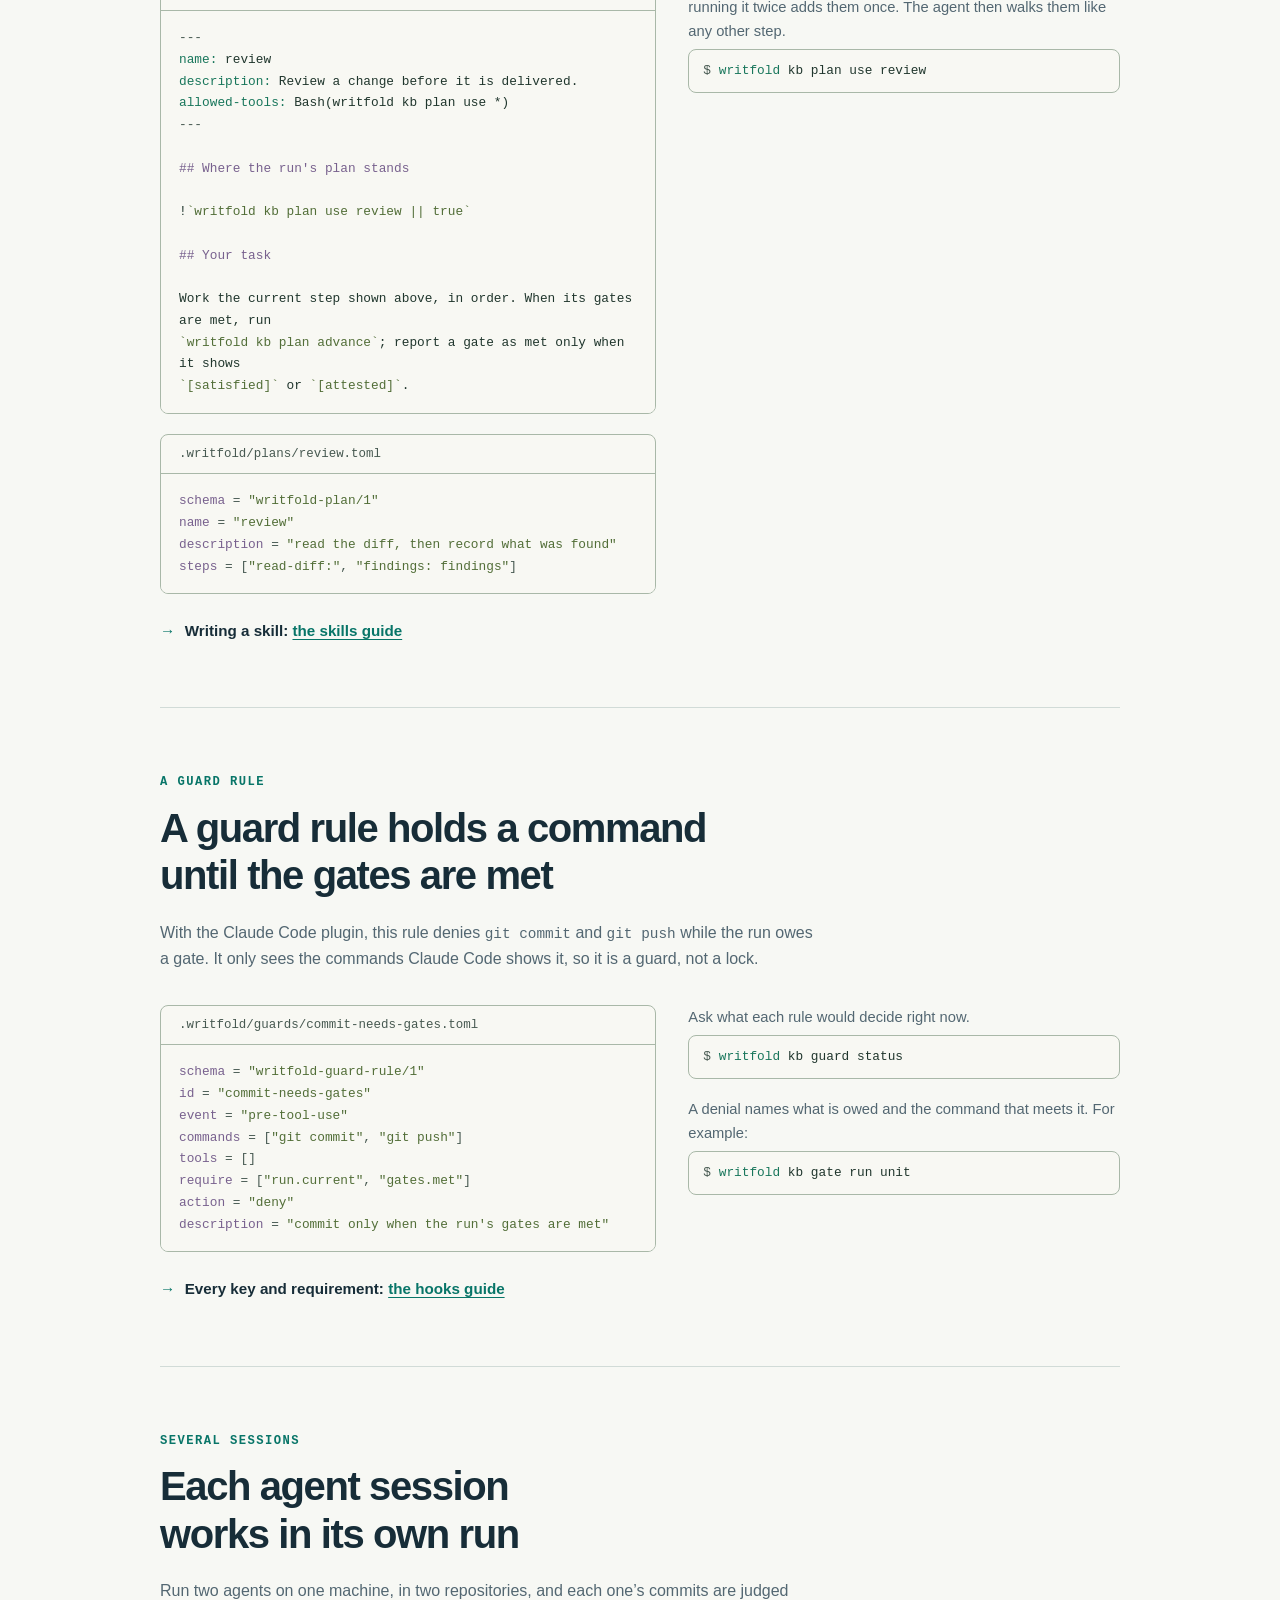
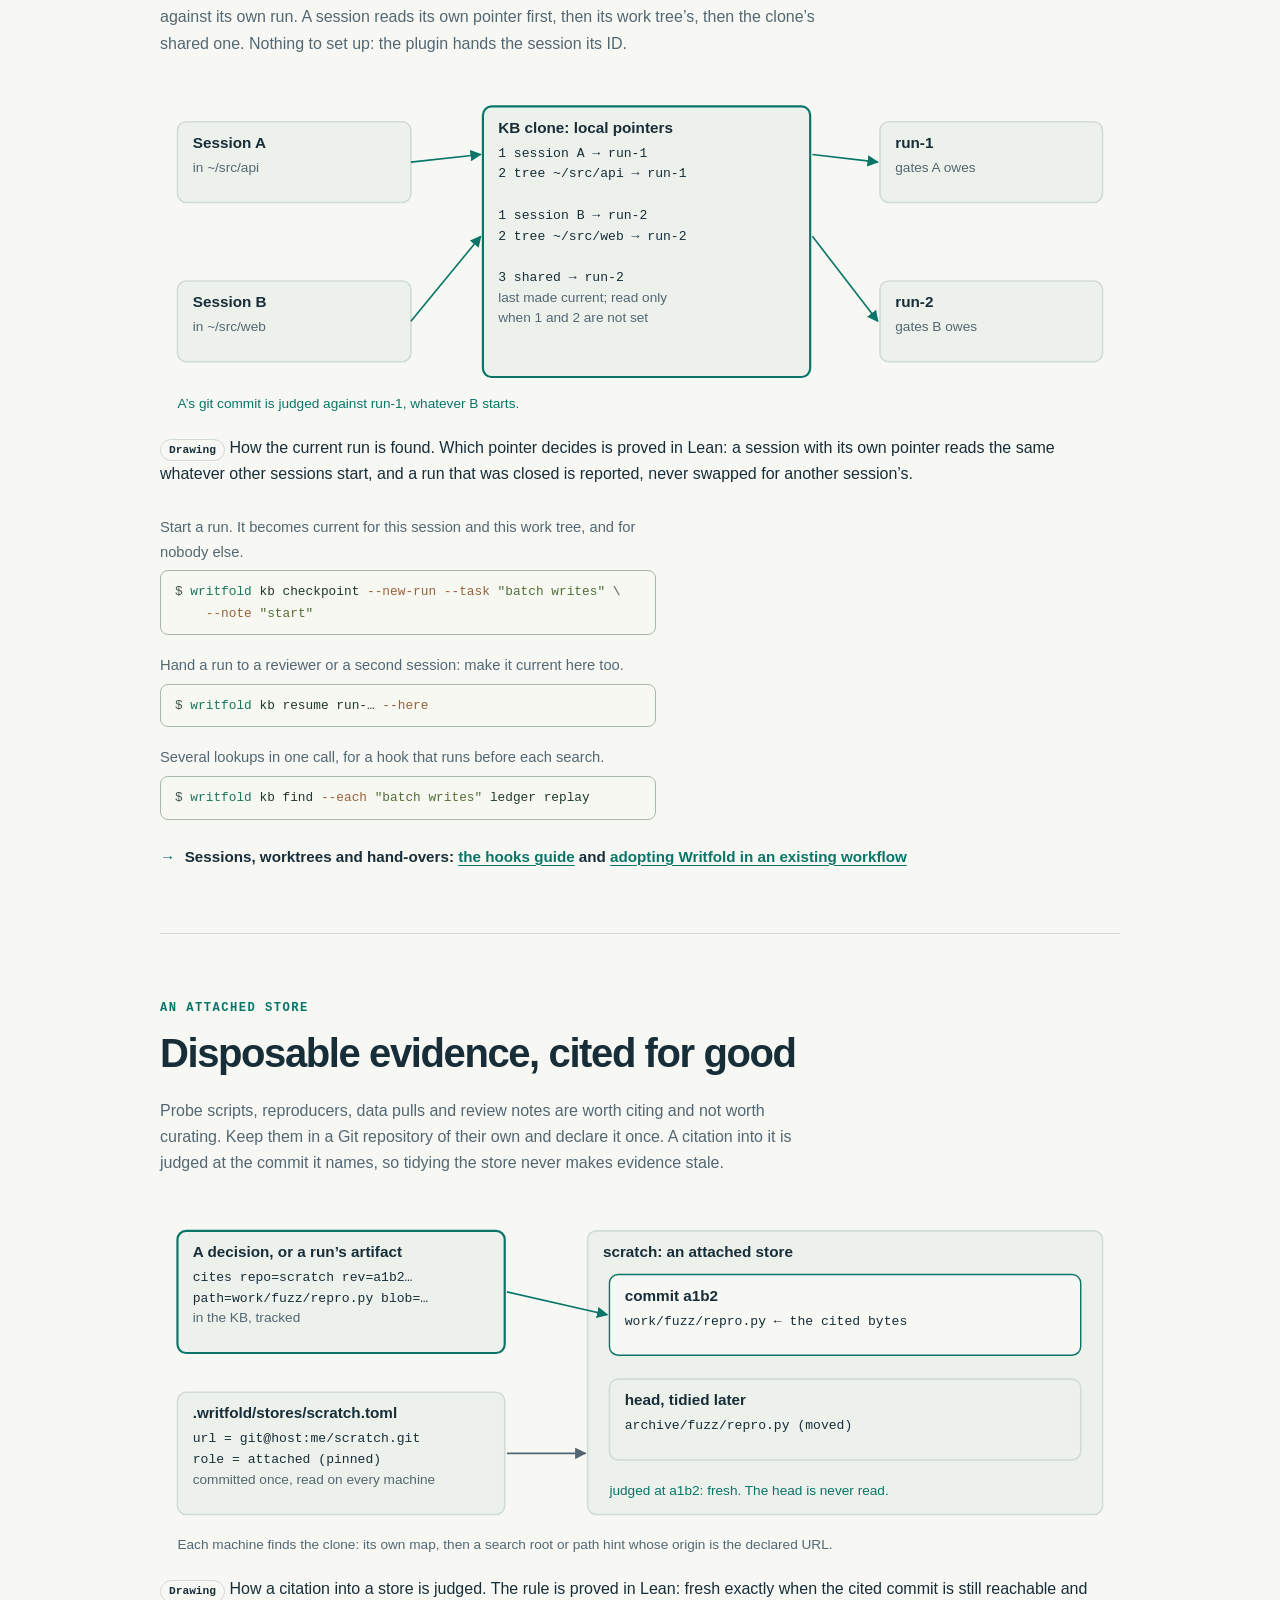
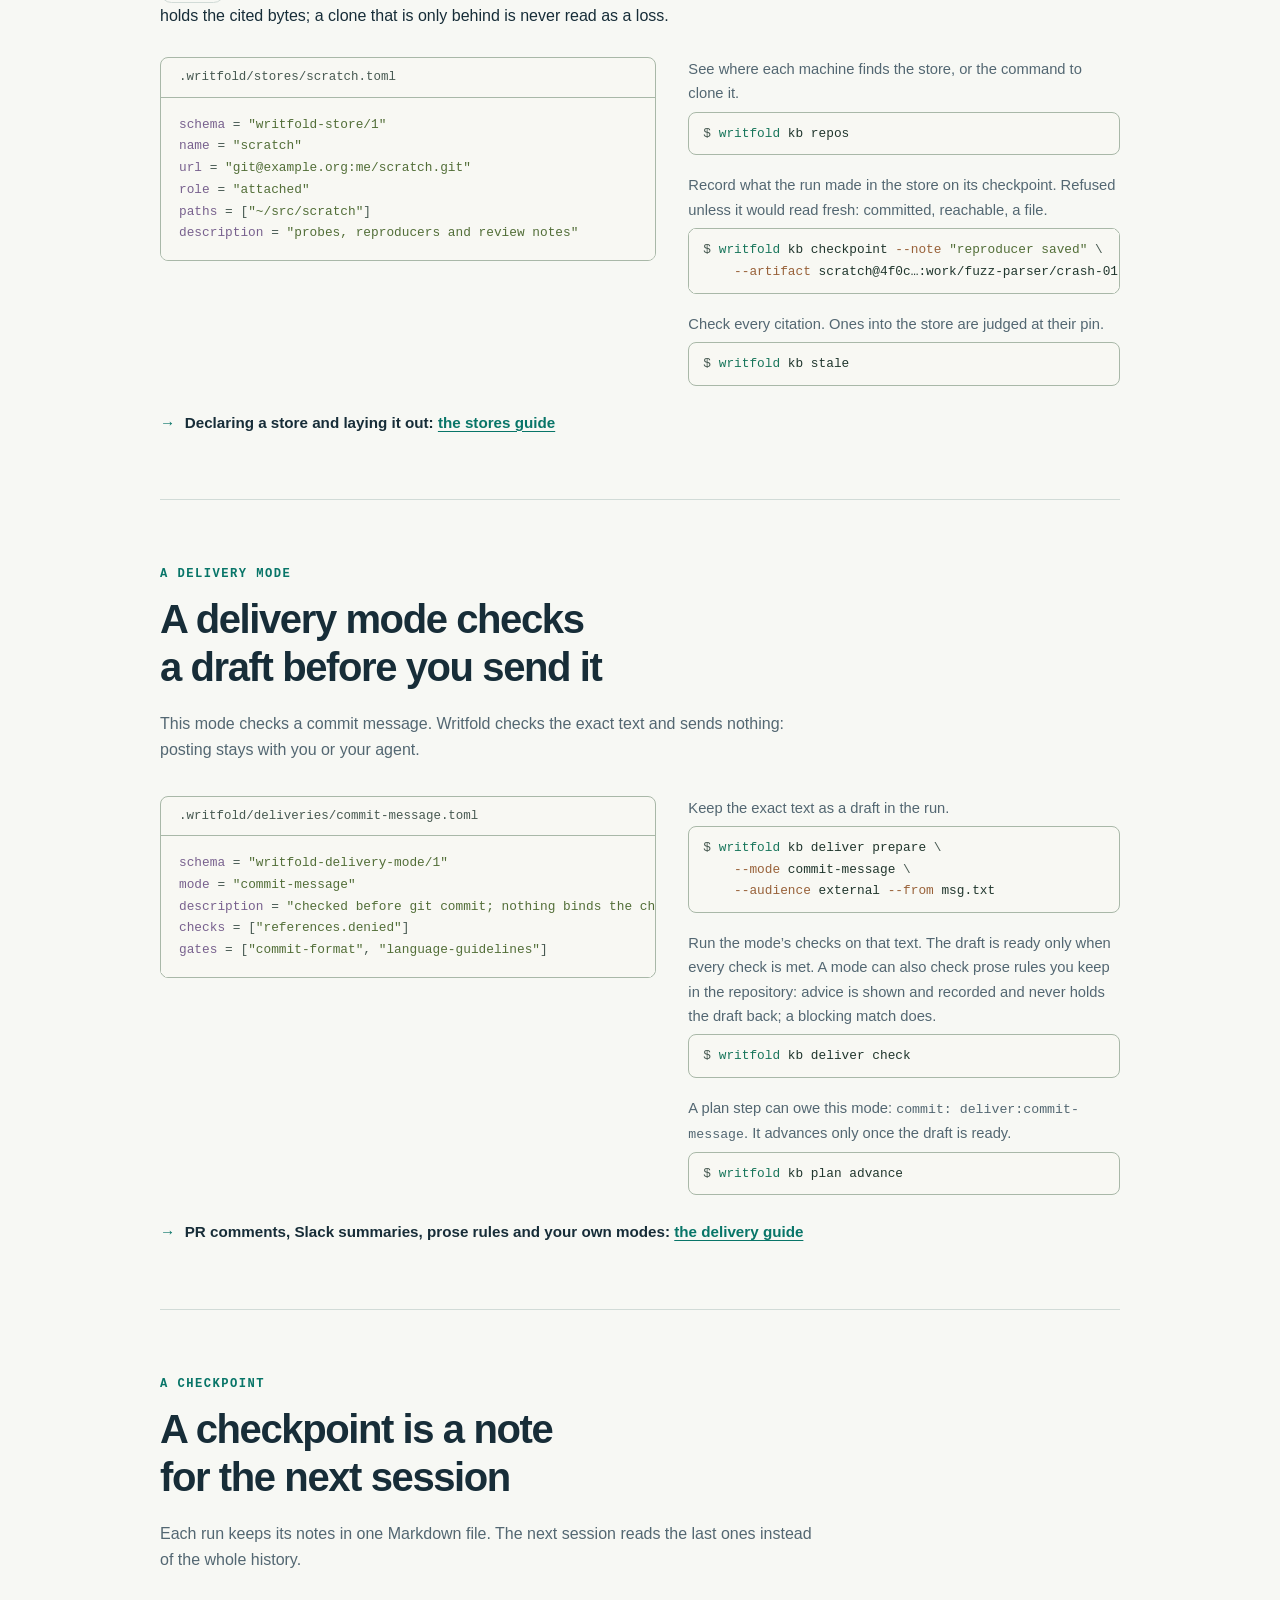
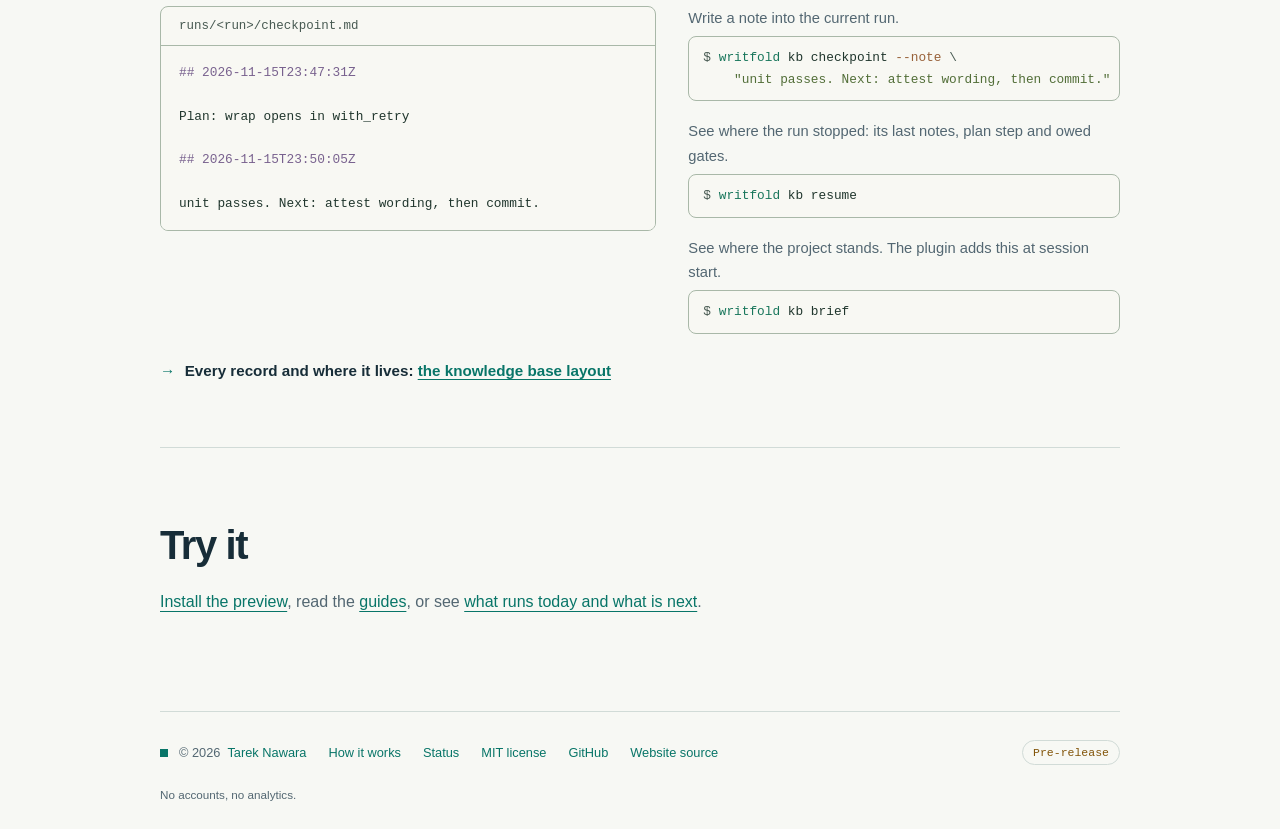
<file: docs.html>
<!doctype html>
<html lang="en">
<head>
  <meta charset="utf-8">
  <meta name="viewport" content="width=device-width, initial-scale=1">
  <meta name="color-scheme" content="dark light">
  <title>Moved — Writfold</title>
  <meta name="robots" content="noindex">
  <meta http-equiv="refresh" content="0; url=/how.html">
  <link rel="canonical" href="https://writfold.dev/how.html">
  <link rel="icon" href="/assets/favicon.svg" type="image/svg+xml">
  <link rel="stylesheet" href="/assets/site.css">
</head>
<body>
  <main id="main" class="wrap error-page"><p>This page moved to <a href="/how.html">How it works</a>.</p></main>
</body>
</html>
</file>
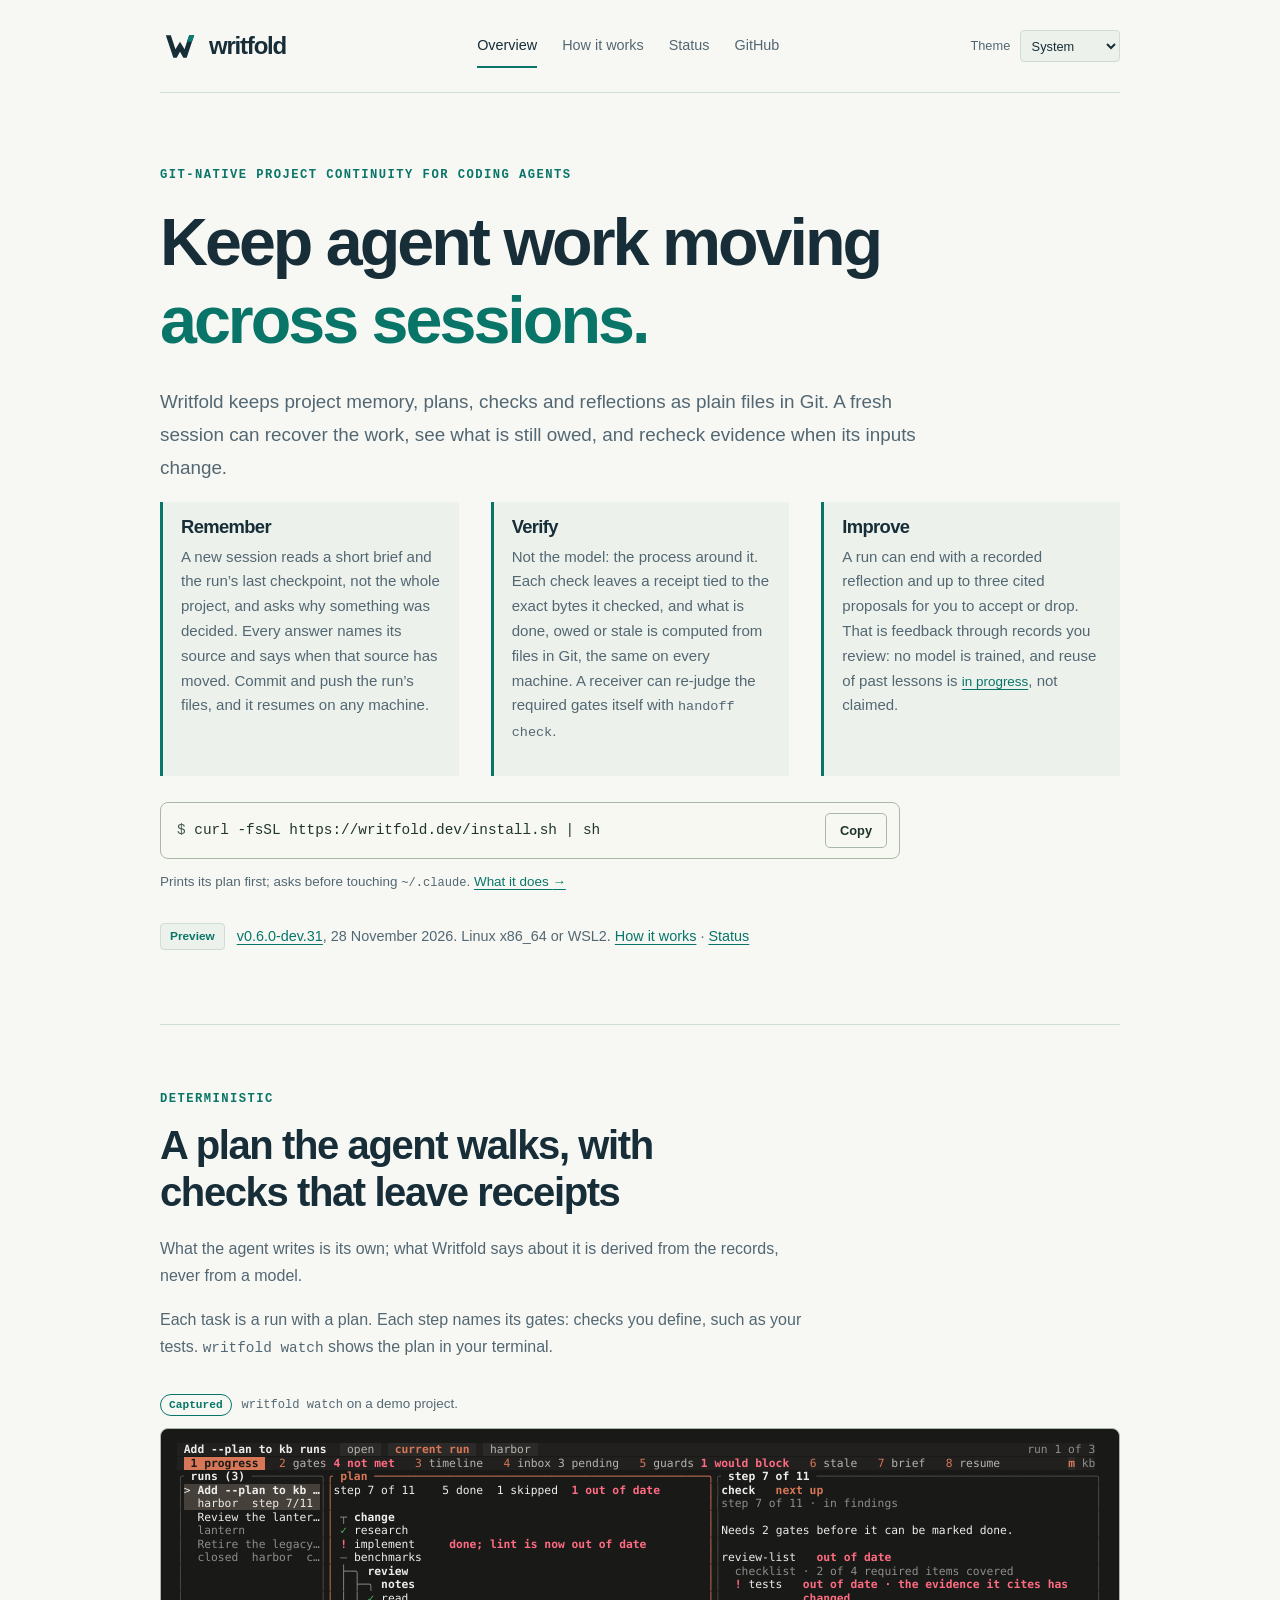
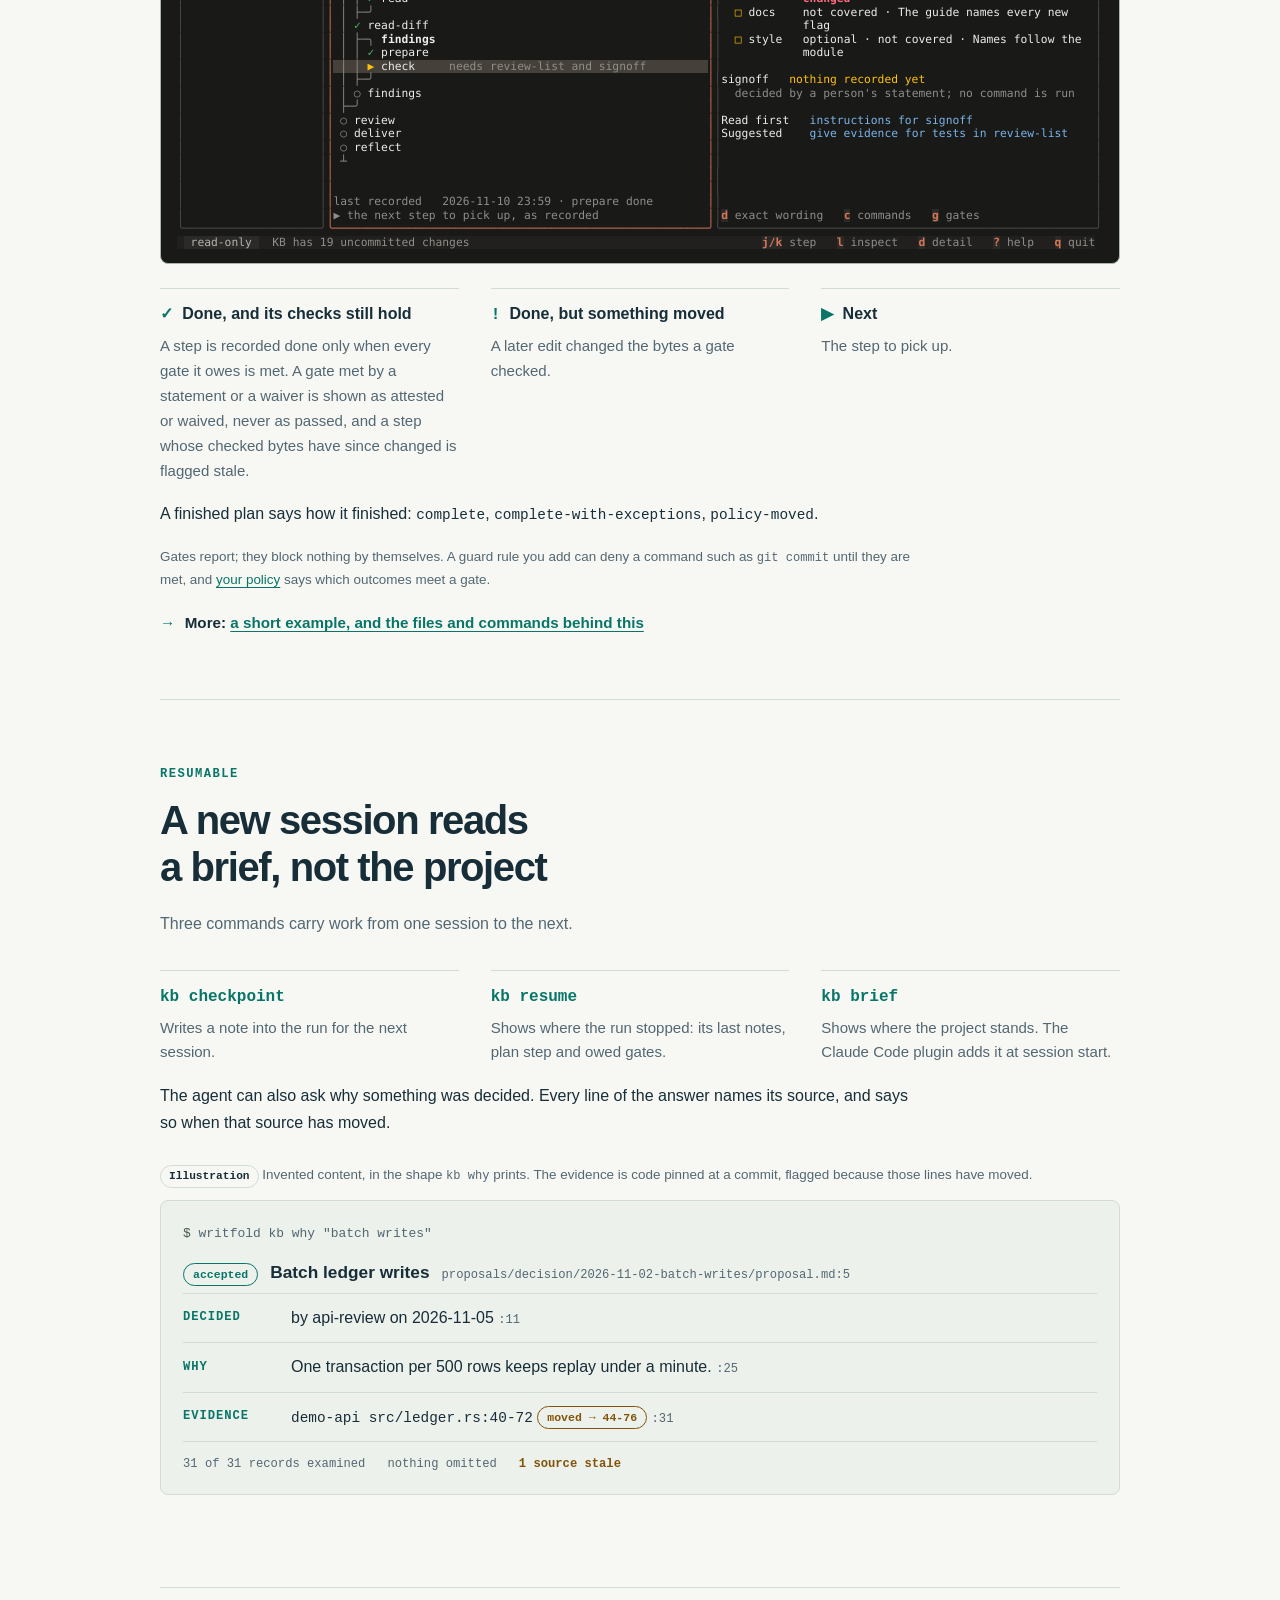
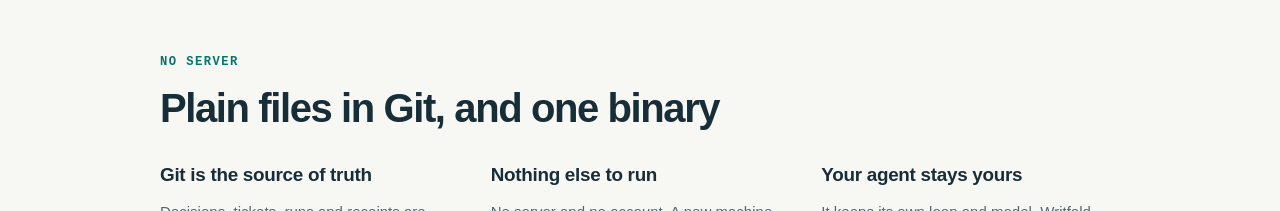
<file: earlier.html>
<!doctype html>
<html lang="en">
<head>
  <meta charset="utf-8">
  <meta name="viewport" content="width=device-width, initial-scale=1">
  <meta name="color-scheme" content="dark light">
  <title>Moved — Writfold</title>
  <meta name="robots" content="noindex">
  <meta http-equiv="refresh" content="0; url=/">
  <link rel="canonical" href="https://writfold.dev/">
  <link rel="icon" href="/assets/favicon.svg" type="image/svg+xml">
  <link rel="stylesheet" href="/assets/site.css">
</head>
<body>
  <main id="main" class="wrap error-page"><p>This page moved to <a href="/">the overview</a>.</p></main>
</body>
</html>
</file>
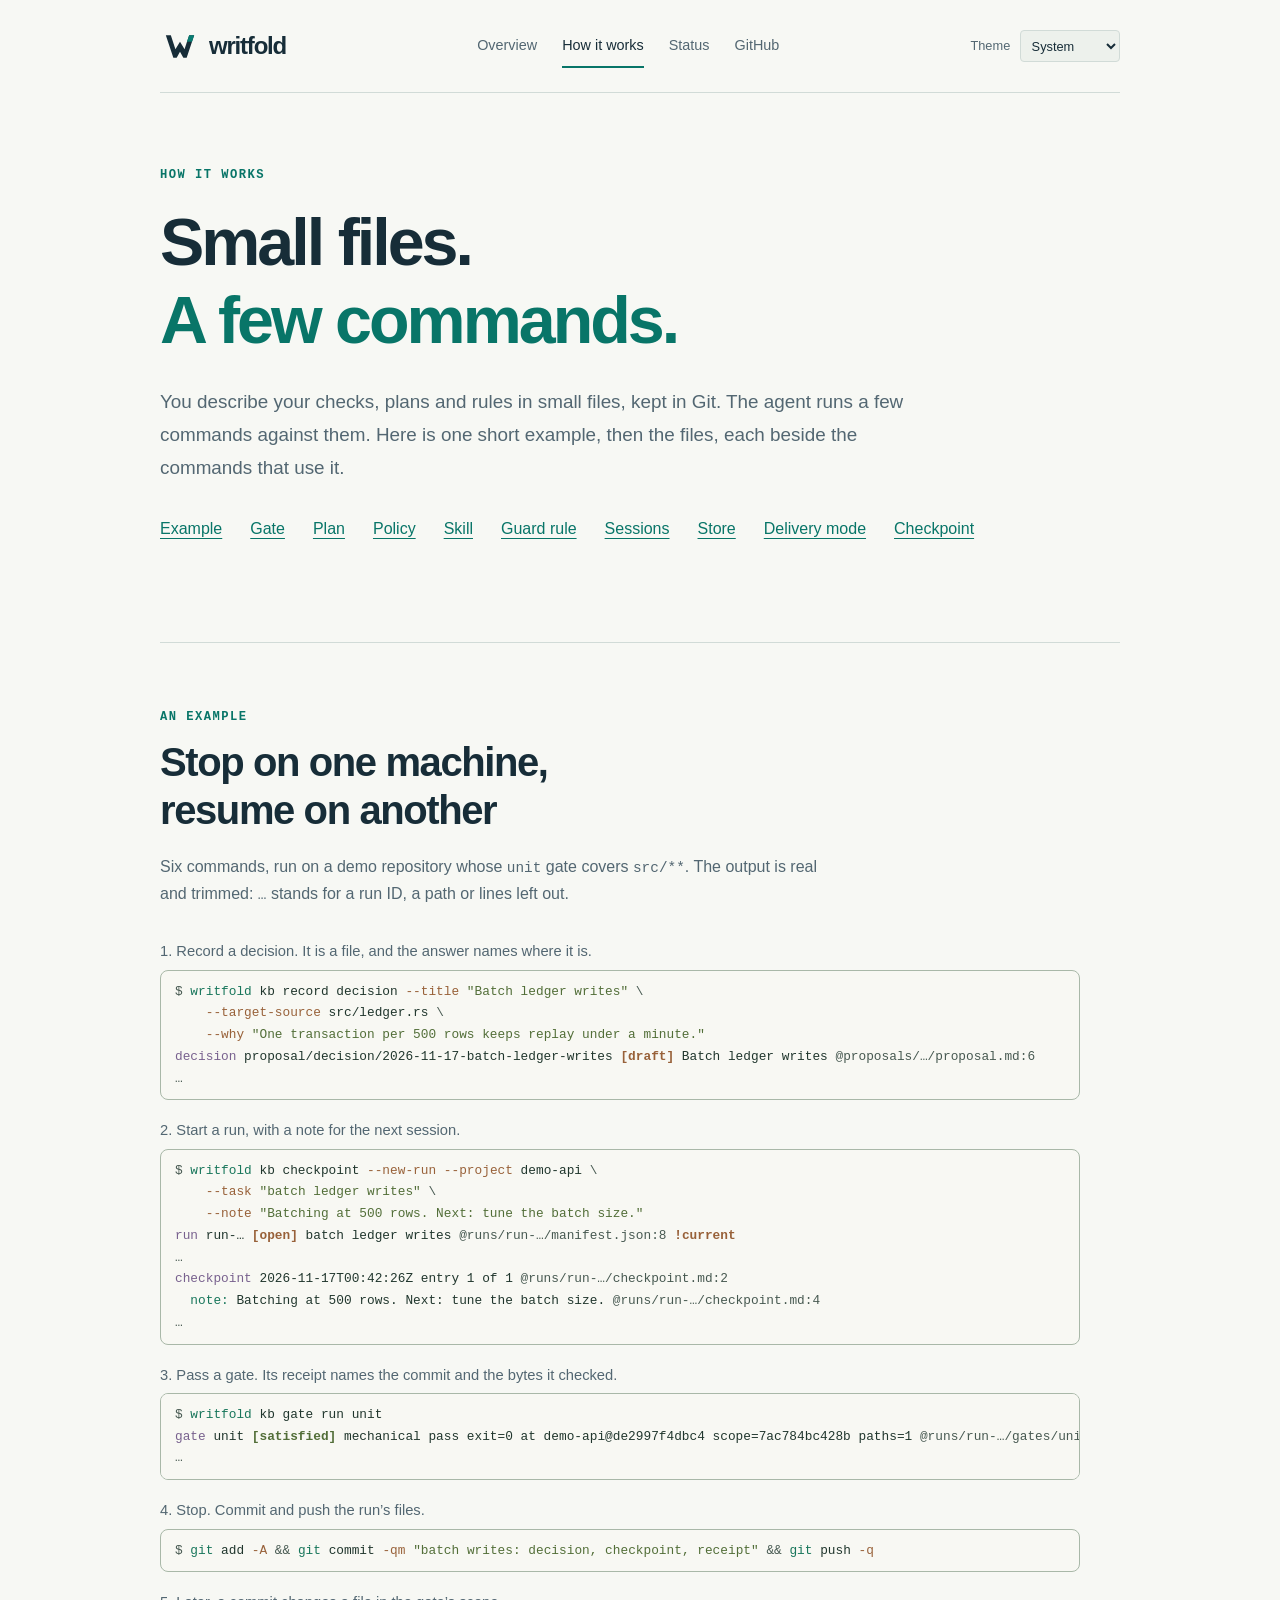
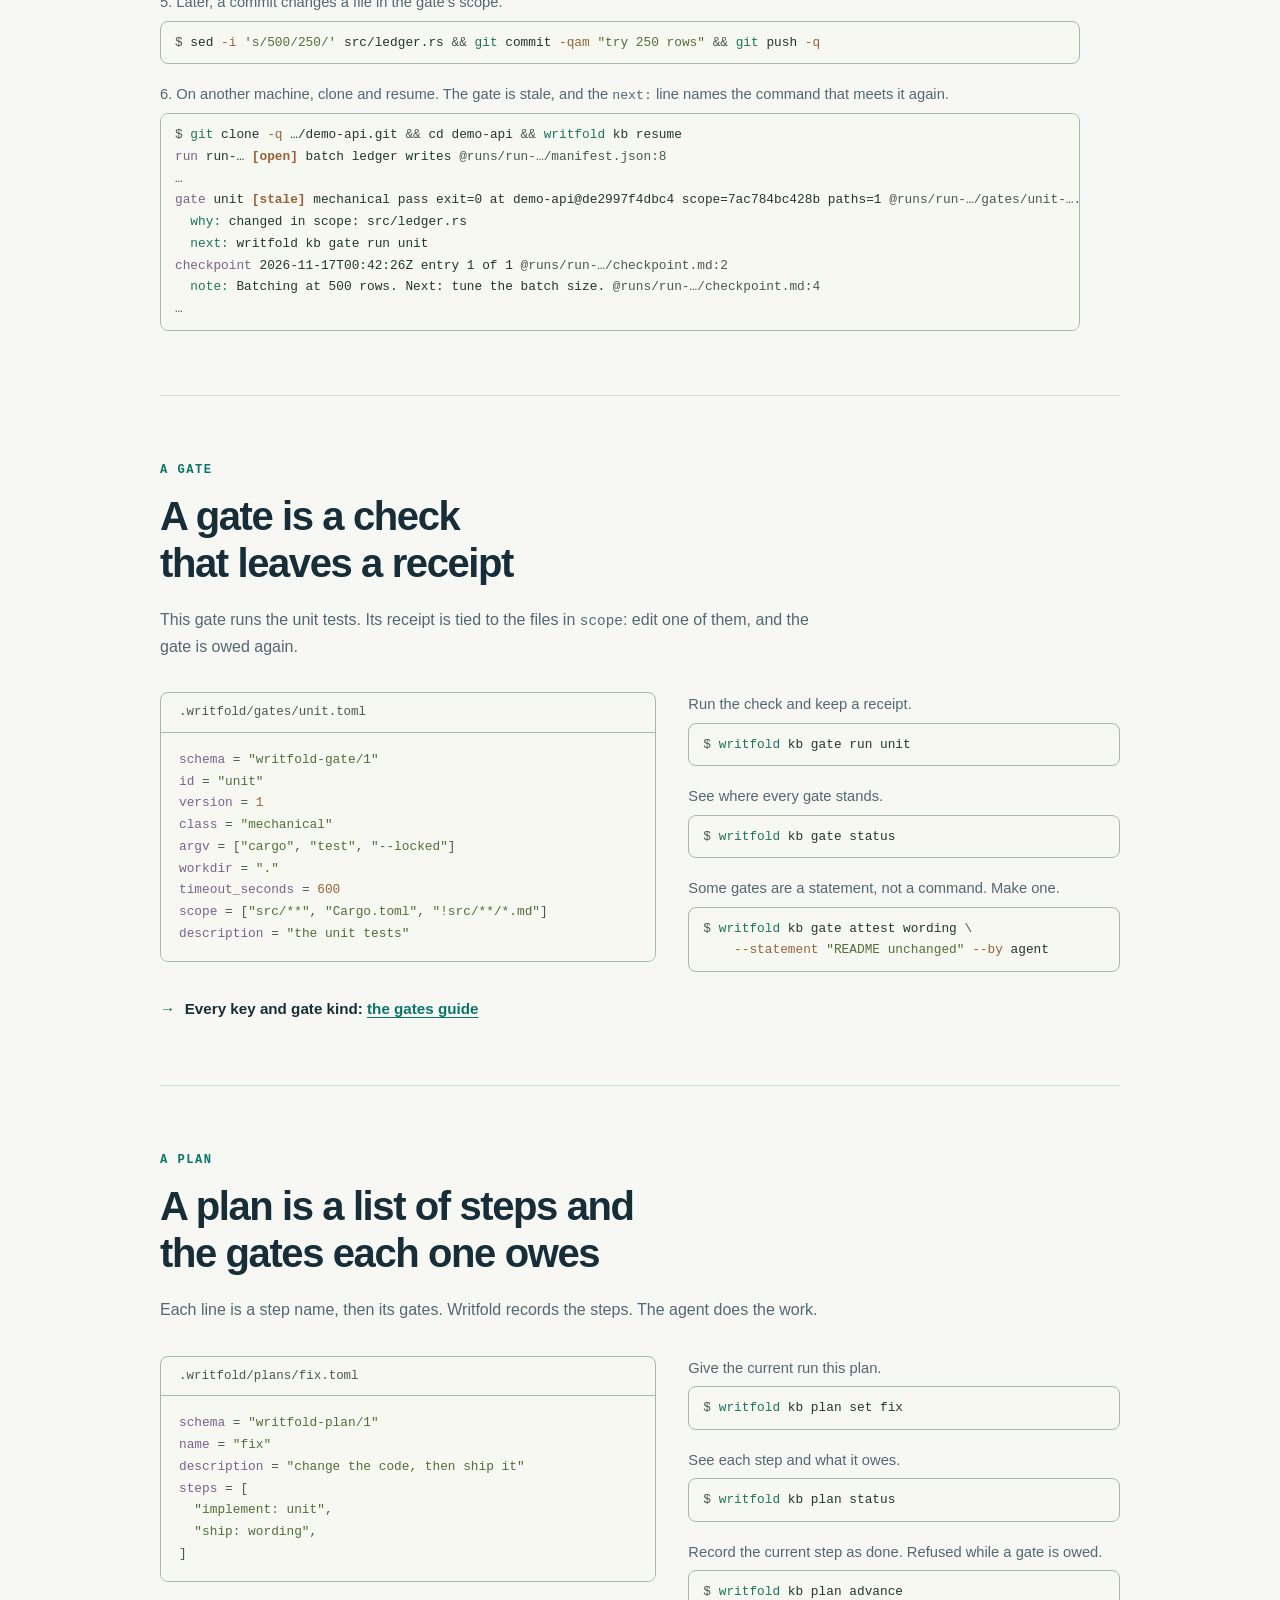
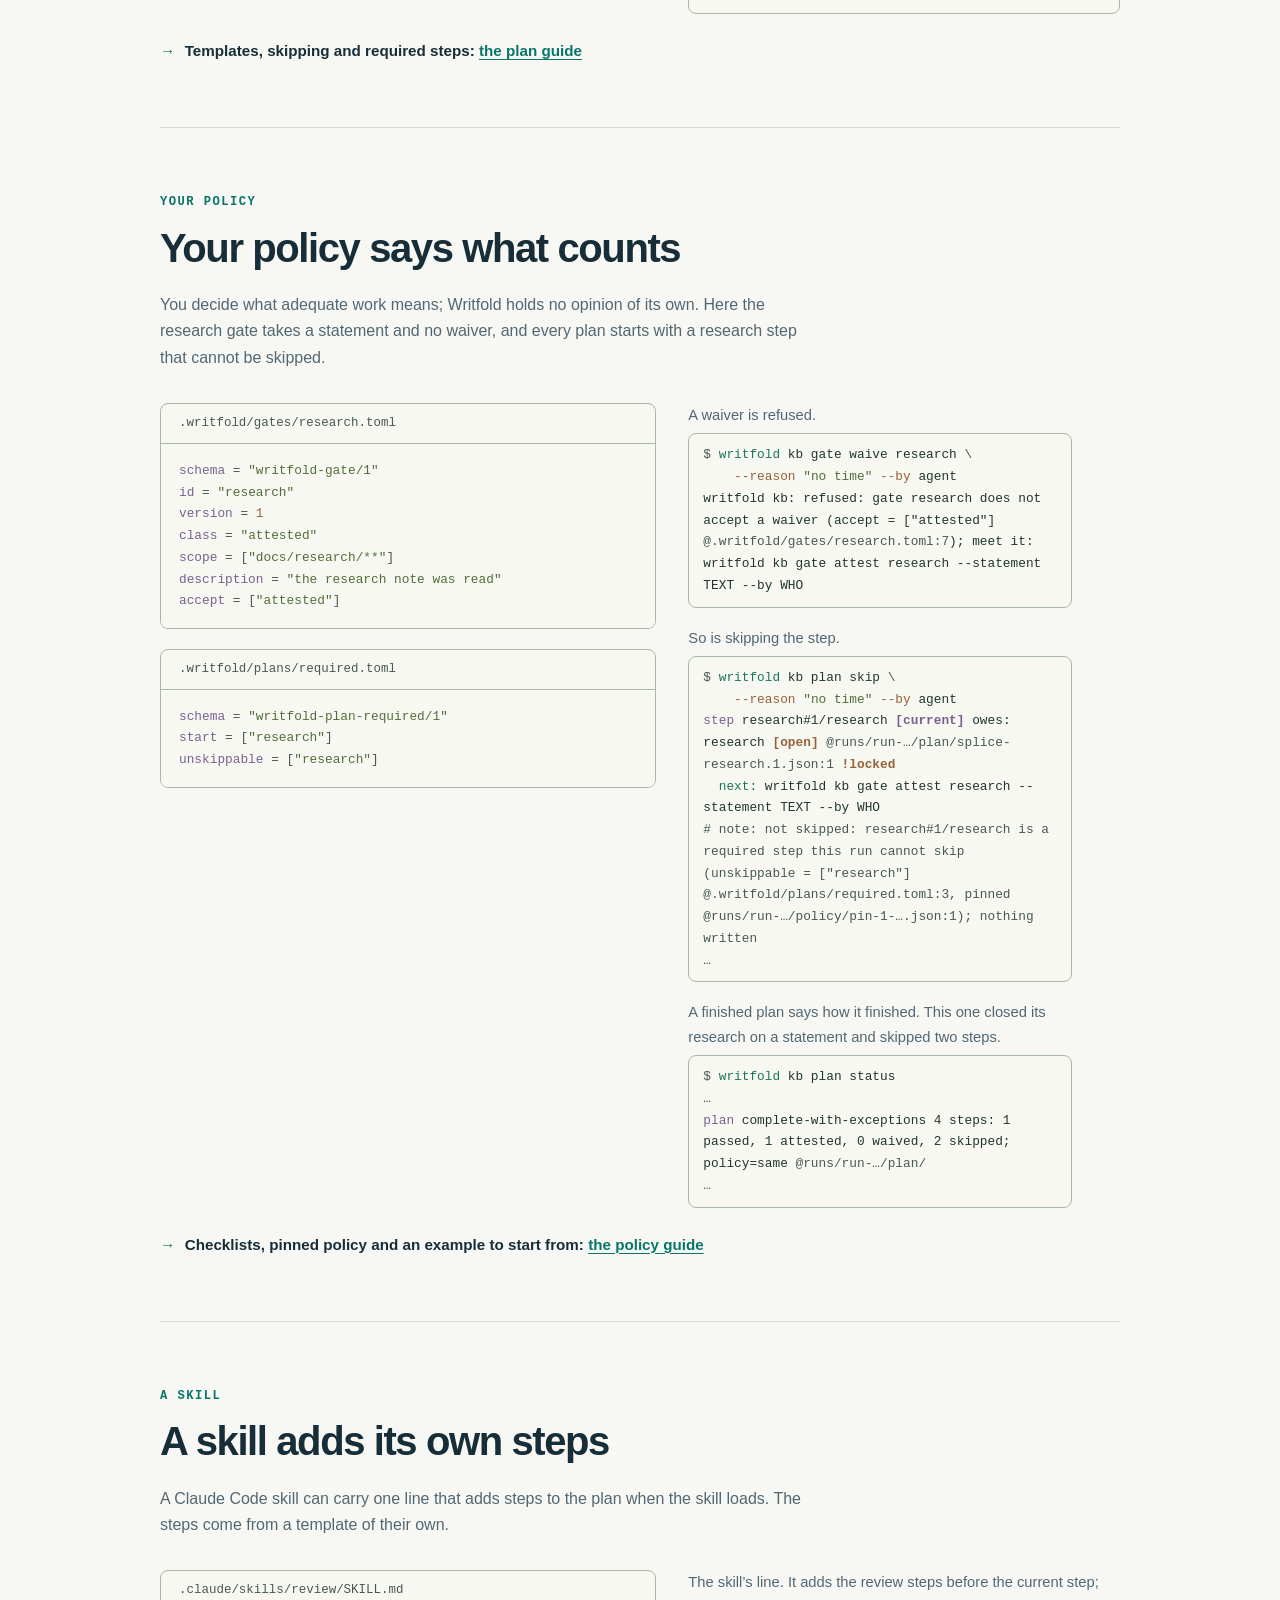
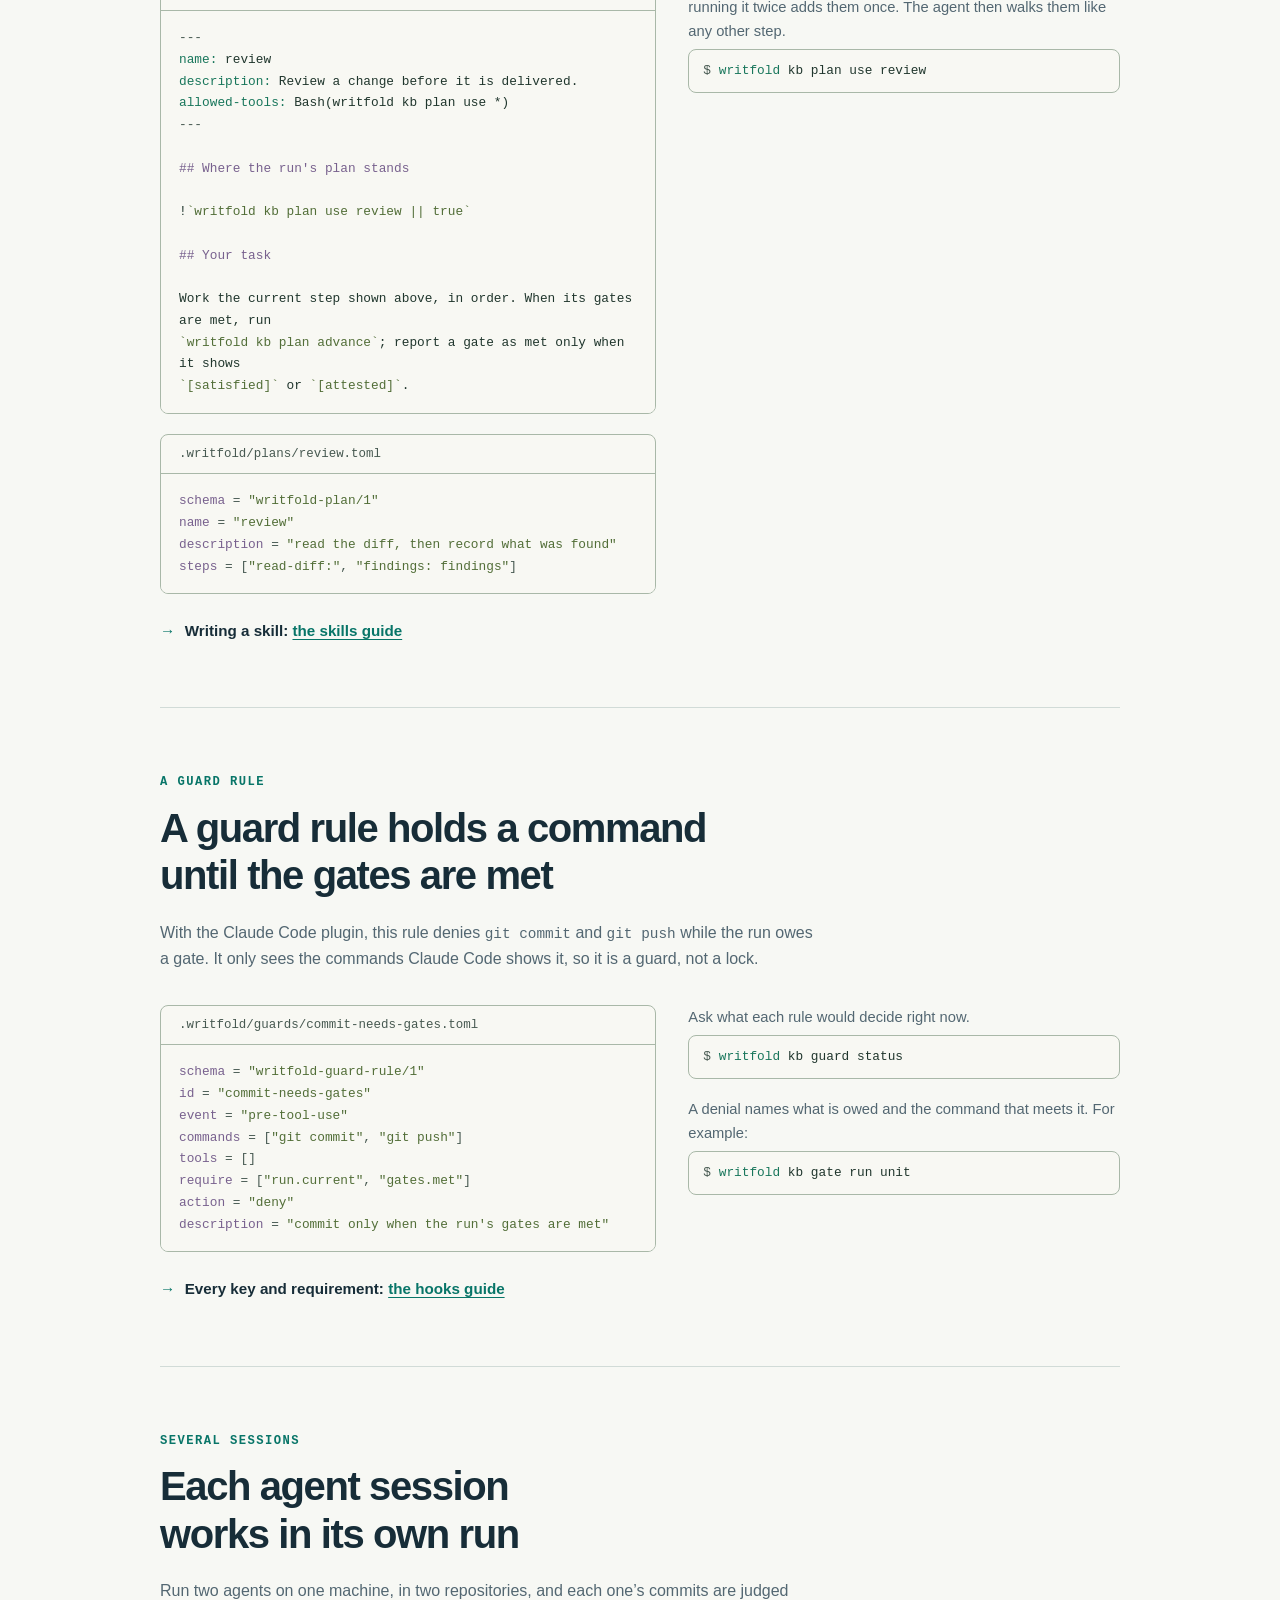
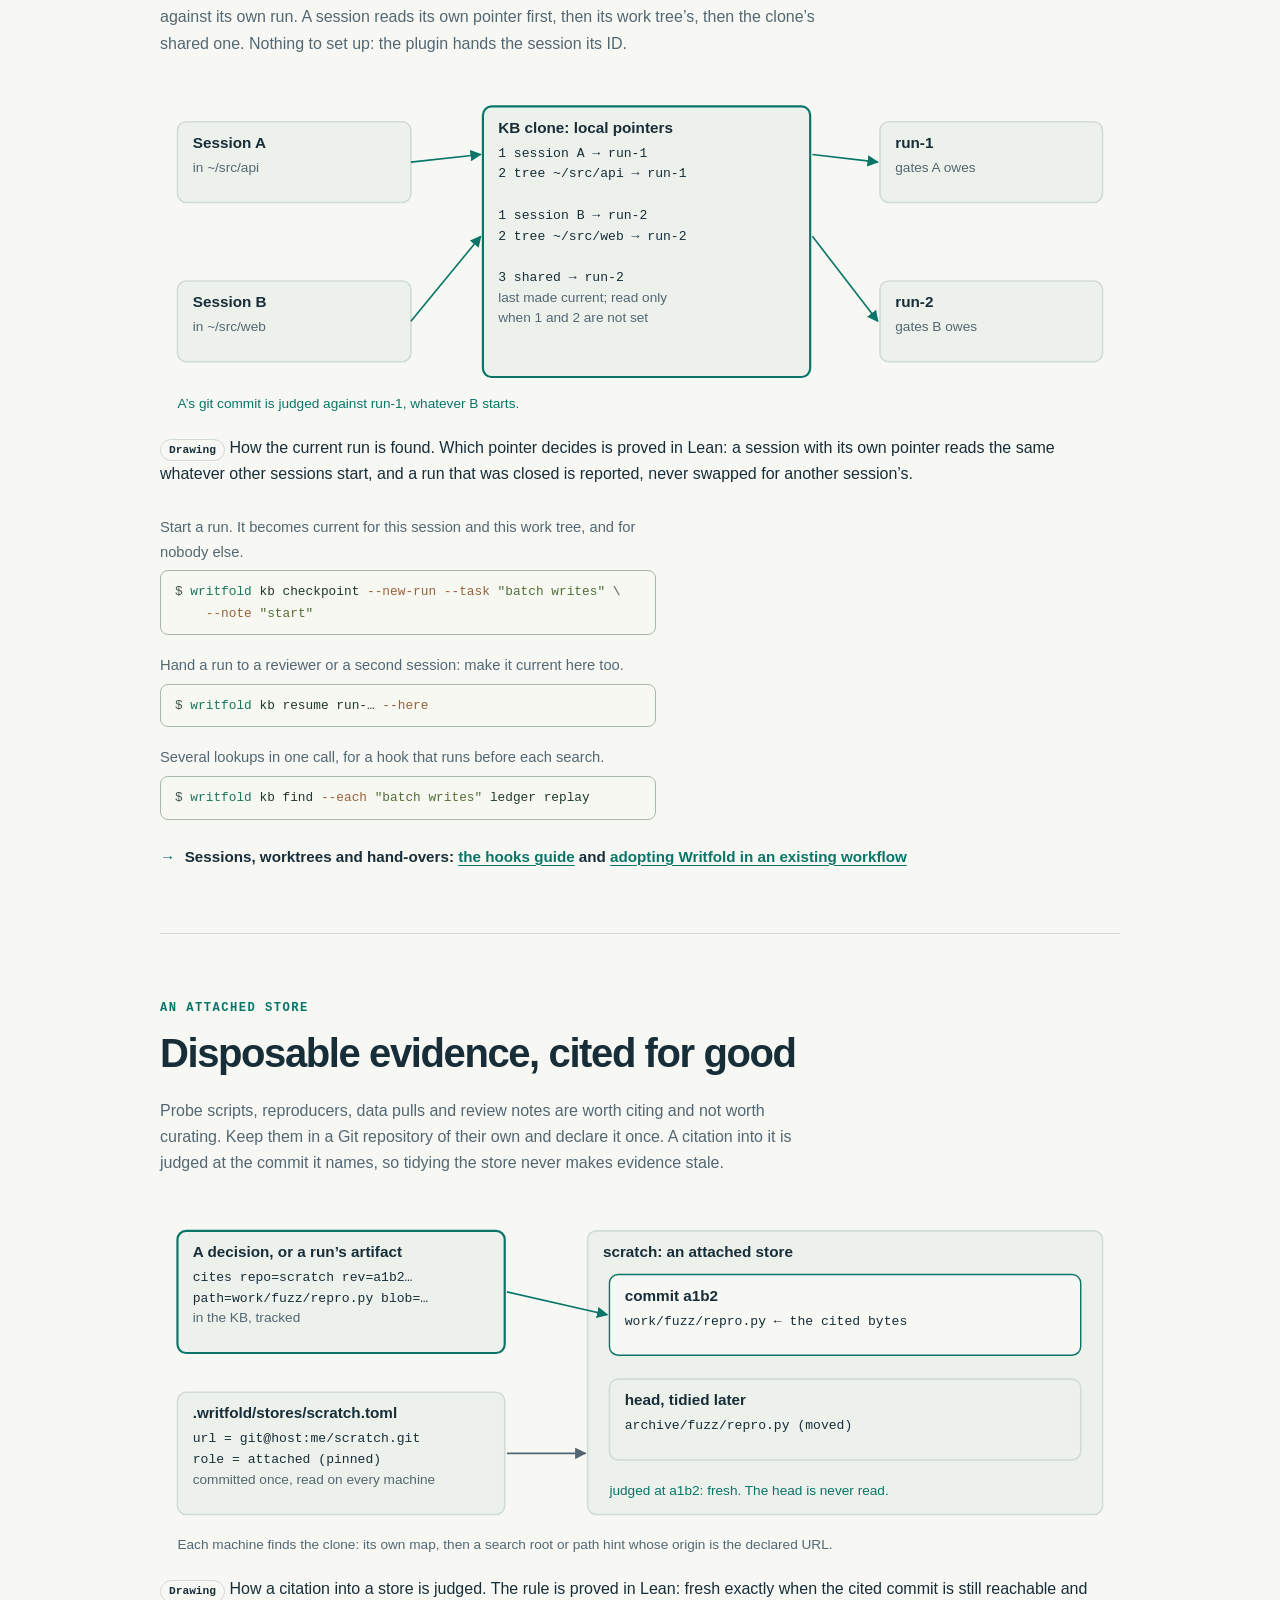
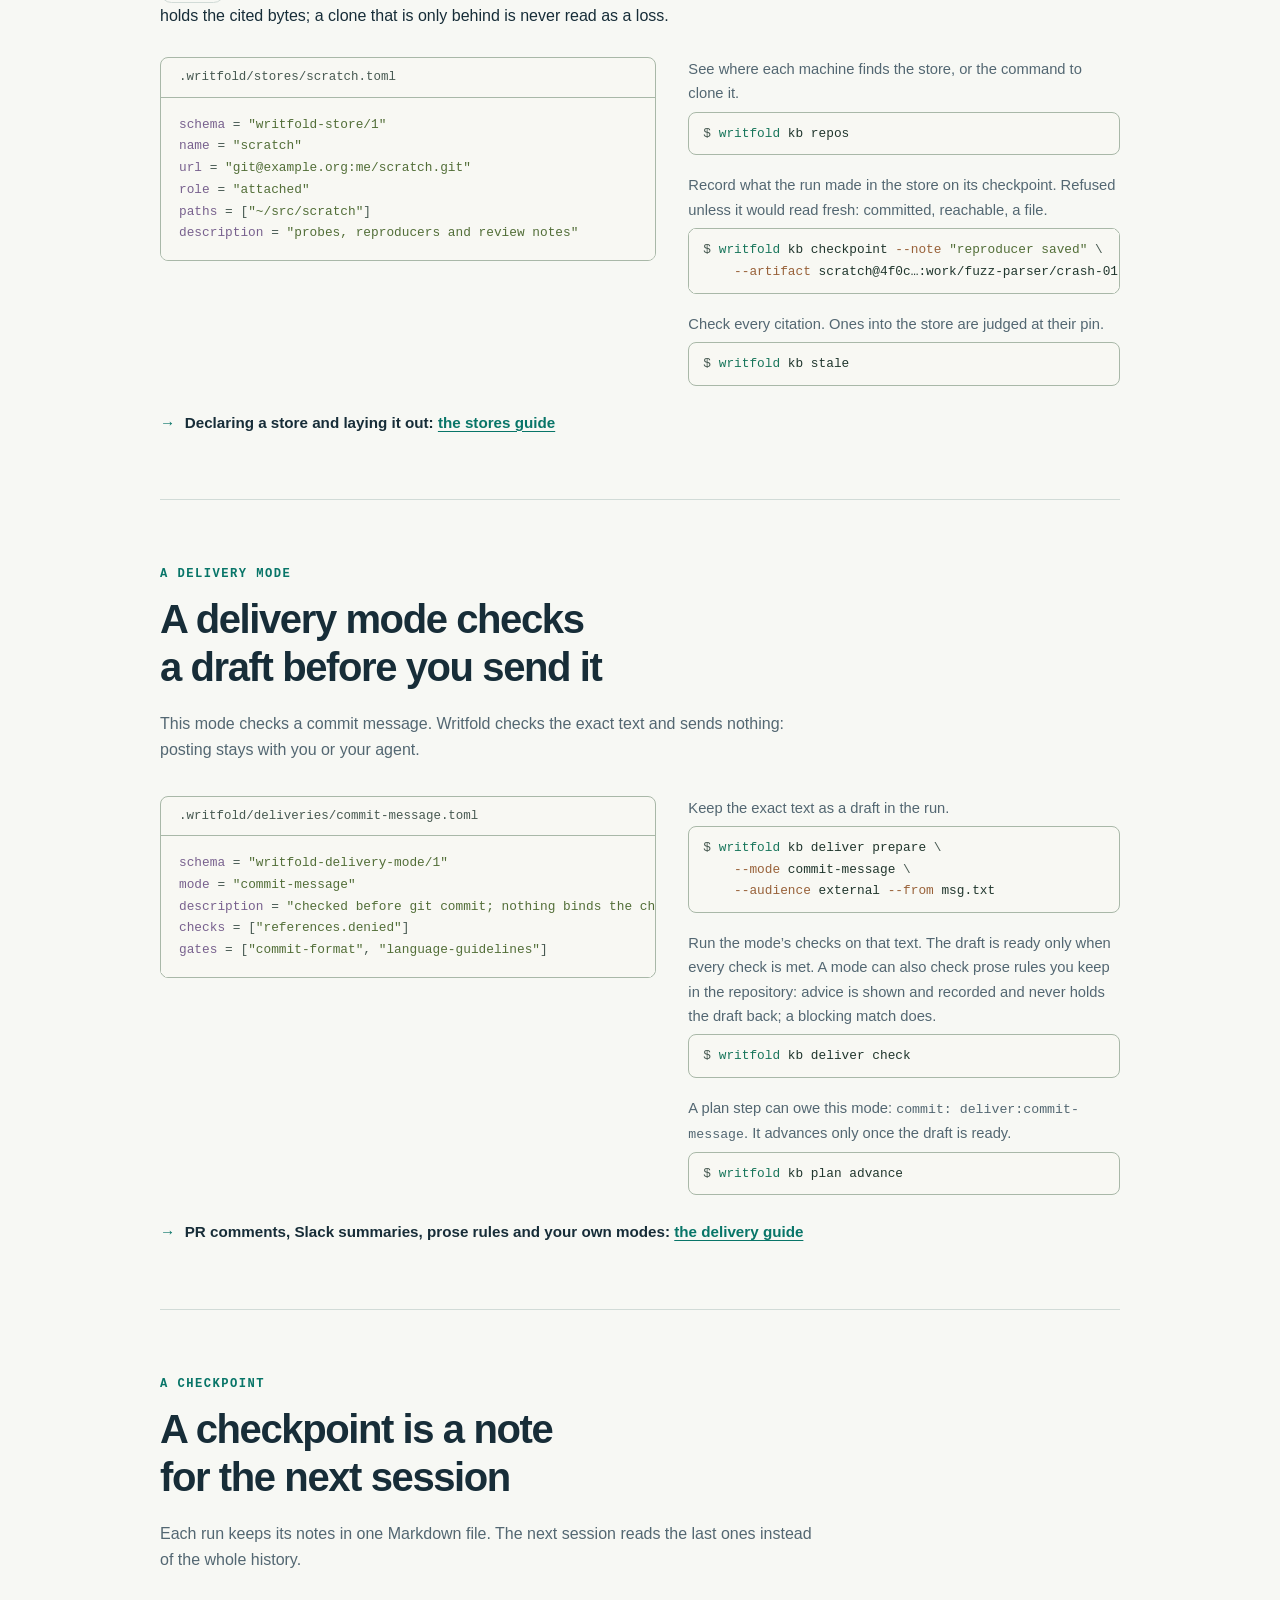
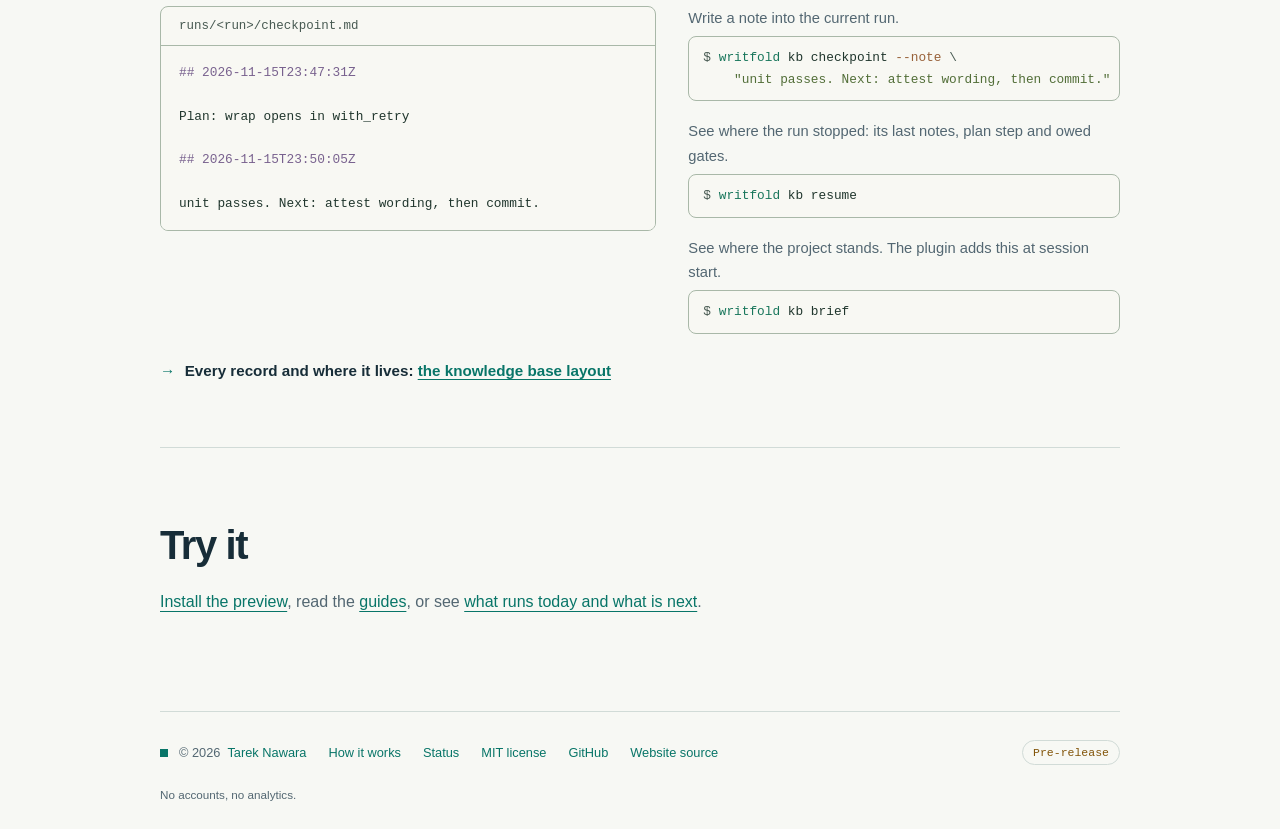
<file: how.html>
<!doctype html>
<html lang="en">
<head>
  <meta charset="utf-8">
  <meta name="viewport" content="width=device-width, initial-scale=1">
  <meta name="color-scheme" content="dark light">
  <title>How it works — Writfold</title>
  <meta name="description" content="How Writfold works: one short example of stopping and resuming, then seven small files (a gate, a plan, a policy, a skill, a guard rule, a delivery mode, a checkpoint), each beside the commands that use it.">
  <link rel="canonical" href="https://writfold.dev/how.html">
  <meta property="og:type" content="website">
  <meta property="og:site_name" content="Writfold">
  <meta property="og:title" content="How it works — Writfold">
  <meta property="og:description" content="How Writfold works: one short example of stopping and resuming, then seven small files (a gate, a plan, a policy, a skill, a guard rule, a delivery mode, a checkpoint), each beside the commands that use it.">
  <meta property="og:url" content="https://writfold.dev/how.html">
  <meta property="og:image" content="https://writfold.dev/assets/og-image.png">
  <meta property="og:image:width" content="1200">
  <meta property="og:image:height" content="630">
  <meta property="og:image:alt" content="The folded-W Writfold mark on navy with the headline: Deterministic agent work that resumes where it stopped. Below it: Git-native project continuity for coding agents. Preview v0.6.0-dev.31.">
  <meta name="twitter:card" content="summary_large_image">
  <meta name="theme-color" content="#101922" media="(prefers-color-scheme: dark)">
  <meta name="theme-color" content="#F7F8F4" media="(prefers-color-scheme: light)">
  <link rel="icon" href="/assets/favicon.svg" type="image/svg+xml">
  <link rel="stylesheet" href="/assets/site.css">
  <script src="/assets/theme.js"></script>
  <script src="/assets/copy.js" defer></script>
</head>
<body>
  <a class="skip-link" href="#main">Skip to content</a>
  <header class="site-header wrap">
    <a class="wordmark" href="/" aria-label="Writfold home"><picture><source srcset="/assets/writfold-icon.svg" media="(prefers-color-scheme: light)"><img src="/assets/writfold-icon-dark.svg" width="40" height="40" alt=""></picture><span>writfold</span></a>
    <nav aria-label="Main navigation"><a href="/">Overview</a><a href="/how.html" aria-current="page">How it works</a><a href="/status.html">Status</a><a href="https://github.com/writfold-dev/writfold">GitHub</a></nav>
    <label class="theme-control" hidden>Theme <select id="theme" aria-describedby="theme-note"><option value="system">System</option><option value="light">Light</option><option value="paper-dark">Paper Dark</option></select><span id="theme-note" class="visually-hidden">Your choice is remembered in this browser.</span></label>
  </header>
  <main id="main" class="wrap" tabindex="-1">
    <section class="hero" aria-labelledby="how-title">
      <p class="eyebrow">How it works</p>
      <h1 id="how-title">Small files.<br><span>A few commands.</span></h1>
      <p class="lede">You describe your checks, plans and rules in small files, kept in Git. The agent runs a few commands against them. Here is one short example, then the files, each beside the commands that use it.</p>
      <nav class="actions" aria-label="Page sections"><a href="#example">Example</a><a href="#gates">Gate</a><a href="#plan">Plan</a><a href="#policy">Policy</a><a href="#skill">Skill</a><a href="#guard">Guard rule</a><a href="#sessions">Sessions</a><a href="#store">Store</a><a href="#deliver">Delivery mode</a><a href="#resume">Checkpoint</a></nav>
    </section>
    <section id="example" class="section" aria-labelledby="example-title">
      <div class="section-heading"><p class="eyebrow">An example</p><h2 id="example-title">Stop on one machine, resume on another</h2><p>Six commands, run on a demo repository whose <code>unit</code> gate covers <code>src/**</code>. The output is real and trimmed: <code>…</code> stands for a run ID, a path or lines left out.</p></div>
      <ol class="cmds walk"><li><p>1. Record a decision. It is a file, and the answer names where it is.</p><pre class="code-panel lang-session" tabindex="0" aria-label="Command and its output"><code><span class="syntax-prompt">$ </span><span class="syntax-function">writfold</span> kb record decision <span class="syntax-flag">--title</span> <span class="syntax-string">"Batch ledger writes"</span> <span class="syntax-operator">\</span>
    <span class="syntax-flag">--target-source</span> src/ledger.rs <span class="syntax-operator">\</span>
    <span class="syntax-flag">--why</span> <span class="syntax-string">"One transaction per 500 rows keeps replay under a minute."</span>
<span class="syntax-keyword">decision</span> proposal/decision/2026-11-17-batch-ledger-writes <span class="syntax-warn">[draft]</span> Batch ledger writes <span class="syntax-path">@proposals/…/proposal.md:6</span>
<span class="syntax-comment">…</span></code></pre></li><li><p>2. Start a run, with a note for the next session.</p><pre class="code-panel lang-session" tabindex="0" aria-label="Command and its output"><code><span class="syntax-prompt">$ </span><span class="syntax-function">writfold</span> kb checkpoint <span class="syntax-flag">--new-run</span> <span class="syntax-flag">--project</span> demo-api <span class="syntax-operator">\</span>
    <span class="syntax-flag">--task</span> <span class="syntax-string">"batch ledger writes"</span> <span class="syntax-operator">\</span>
    <span class="syntax-flag">--note</span> <span class="syntax-string">"Batching at 500 rows. Next: tune the batch size."</span>
<span class="syntax-keyword">run</span> run-… <span class="syntax-warn">[open]</span> batch ledger writes <span class="syntax-path">@runs/run-…/manifest.json:8</span> <span class="syntax-stale">!current</span>
<span class="syntax-comment">…</span>
<span class="syntax-keyword">checkpoint</span> 2026-11-17T00:42:26Z entry 1 of 1 <span class="syntax-path">@runs/run-…/checkpoint.md:2</span>
<span class="syntax-function">  note:</span> Batching at 500 rows. Next: tune the batch size. <span class="syntax-path">@runs/run-…/checkpoint.md:4</span>
<span class="syntax-comment">…</span></code></pre></li><li><p>3. Pass a gate. Its receipt names the commit and the bytes it checked.</p><pre class="code-panel lang-session" tabindex="0" aria-label="Command and its output"><code><span class="syntax-prompt">$ </span><span class="syntax-function">writfold</span> kb gate run unit
<span class="syntax-keyword">gate</span> unit <span class="syntax-ok">[satisfied]</span> mechanical pass exit=0 at demo-api@de2997f4dbc4 scope=7ac784bc428b paths=1 <span class="syntax-path">@runs/run-…/gates/unit-….json:1</span>
<span class="syntax-comment">…</span></code></pre></li><li><p>4. Stop. Commit and push the run&rsquo;s files.</p><pre class="code-panel lang-session" tabindex="0" aria-label="Command and its output"><code><span class="syntax-prompt">$ </span><span class="syntax-function">git</span> add <span class="syntax-flag">-A</span> <span class="syntax-operator">&amp;&amp;</span> <span class="syntax-function">git</span> commit <span class="syntax-flag">-qm</span> <span class="syntax-string">"batch writes: decision, checkpoint, receipt"</span> <span class="syntax-operator">&amp;&amp;</span> <span class="syntax-function">git</span> push <span class="syntax-flag">-q</span></code></pre></li><li><p>5. Later, a commit changes a file in the gate&rsquo;s scope.</p><pre class="code-panel lang-session" tabindex="0" aria-label="Command and its output"><code><span class="syntax-prompt">$ </span>sed <span class="syntax-flag">-i</span> <span class="syntax-string">'s/500/250/'</span> src/ledger.rs <span class="syntax-operator">&amp;&amp;</span> <span class="syntax-function">git</span> commit <span class="syntax-flag">-qam</span> <span class="syntax-string">"try 250 rows"</span> <span class="syntax-operator">&amp;&amp;</span> <span class="syntax-function">git</span> push <span class="syntax-flag">-q</span></code></pre></li><li><p>6. On another machine, clone and resume. The gate is stale, and the <code>next:</code> line names the command that meets it again.</p><pre class="code-panel lang-session" tabindex="0" aria-label="Command and its output"><code><span class="syntax-prompt">$ </span><span class="syntax-function">git</span> clone <span class="syntax-flag">-q</span> …/demo-api.git <span class="syntax-operator">&amp;&amp;</span> cd demo-api <span class="syntax-operator">&amp;&amp;</span> <span class="syntax-function">writfold</span> kb resume
<span class="syntax-keyword">run</span> run-… <span class="syntax-warn">[open]</span> batch ledger writes <span class="syntax-path">@runs/run-…/manifest.json:8</span>
<span class="syntax-comment">…</span>
<span class="syntax-keyword">gate</span> unit <span class="syntax-warn">[stale]</span> mechanical pass exit=0 at demo-api@de2997f4dbc4 scope=7ac784bc428b paths=1 <span class="syntax-path">@runs/run-…/gates/unit-….json:1</span> <span class="syntax-stale">!stale</span>
<span class="syntax-function">  why:</span> changed in scope: src/ledger.rs
<span class="syntax-function">  next:</span> writfold kb gate run unit
<span class="syntax-keyword">checkpoint</span> 2026-11-17T00:42:26Z entry 1 of 1 <span class="syntax-path">@runs/run-…/checkpoint.md:2</span>
<span class="syntax-function">  note:</span> Batching at 500 rows. Next: tune the batch size. <span class="syntax-path">@runs/run-…/checkpoint.md:4</span>
<span class="syntax-comment">…</span></code></pre></li></ol>
    </section>

    <section id="gates" class="section" aria-labelledby="gates-title">
      <div class="section-heading"><p class="eyebrow">A gate</p><h2 id="gates-title">A gate is a check that leaves a receipt</h2><p>This gate runs the unit tests. Its receipt is tied to the files in <code>scope</code>: edit one of them, and the gate is owed again.</p></div>
      <div class="pair"><div class="pair-files"><figure class="file"><figcaption>.writfold/gates/unit.toml</figcaption><pre class="code-panel lang-toml" tabindex="0" aria-label="The file .writfold/gates/unit.toml"><code><span class="syntax-keyword">schema</span> <span class="syntax-punctuation">=</span> <span class="syntax-string">"writfold-gate/1"</span>
<span class="syntax-keyword">id</span> <span class="syntax-punctuation">=</span> <span class="syntax-string">"unit"</span>
<span class="syntax-keyword">version</span> <span class="syntax-punctuation">=</span> <span class="syntax-number">1</span>
<span class="syntax-keyword">class</span> <span class="syntax-punctuation">=</span> <span class="syntax-string">"mechanical"</span>
<span class="syntax-keyword">argv</span> <span class="syntax-punctuation">=</span> <span class="syntax-punctuation">[</span><span class="syntax-string">"cargo"</span><span class="syntax-punctuation">,</span> <span class="syntax-string">"test"</span><span class="syntax-punctuation">,</span> <span class="syntax-string">"--locked"</span><span class="syntax-punctuation">]</span>
<span class="syntax-keyword">workdir</span> <span class="syntax-punctuation">=</span> <span class="syntax-string">"."</span>
<span class="syntax-keyword">timeout_seconds</span> <span class="syntax-punctuation">=</span> <span class="syntax-number">600</span>
<span class="syntax-keyword">scope</span> <span class="syntax-punctuation">=</span> <span class="syntax-punctuation">[</span><span class="syntax-string">"src/**"</span><span class="syntax-punctuation">,</span> <span class="syntax-string">"Cargo.toml"</span><span class="syntax-punctuation">,</span> <span class="syntax-string">"!src/**/*.md"</span><span class="syntax-punctuation">]</span>
<span class="syntax-keyword">description</span> <span class="syntax-punctuation">=</span> <span class="syntax-string">"the unit tests"</span></code></pre></figure></div><ol class="cmds"><li><p>Run the check and keep a receipt.</p><pre class="code-panel lang-session" tabindex="0" aria-label="Command"><code><span class="syntax-prompt">$ </span><span class="syntax-function">writfold</span> kb gate run unit</code></pre></li><li><p>See where every gate stands.</p><pre class="code-panel lang-session" tabindex="0" aria-label="Command"><code><span class="syntax-prompt">$ </span><span class="syntax-function">writfold</span> kb gate status</code></pre></li><li><p>Some gates are a statement, not a command. Make one.</p><pre class="code-panel lang-session" tabindex="0" aria-label="Command"><code><span class="syntax-prompt">$ </span><span class="syntax-function">writfold</span> kb gate attest wording <span class="syntax-operator">\</span>
    <span class="syntax-flag">--statement</span> <span class="syntax-string">"README unchanged"</span> <span class="syntax-flag">--by</span> agent</code></pre></li></ol></div>
      <p class="guide-link"><span aria-hidden="true">→</span> Every key and gate kind: <a href="https://github.com/writfold-dev/writfold/blob/main/docs/guide/gates.md">the gates guide</a></p>
    </section>

    <section id="plan" class="section" aria-labelledby="plan-title">
      <div class="section-heading"><p class="eyebrow">A plan</p><h2 id="plan-title">A plan is a list of steps and the gates each one owes</h2><p>Each line is a step name, then its gates. Writfold records the steps. The agent does the work.</p></div>
      <div class="pair"><div class="pair-files"><figure class="file"><figcaption>.writfold/plans/fix.toml</figcaption><pre class="code-panel lang-toml" tabindex="0" aria-label="The file .writfold/plans/fix.toml"><code><span class="syntax-keyword">schema</span> <span class="syntax-punctuation">=</span> <span class="syntax-string">"writfold-plan/1"</span>
<span class="syntax-keyword">name</span> <span class="syntax-punctuation">=</span> <span class="syntax-string">"fix"</span>
<span class="syntax-keyword">description</span> <span class="syntax-punctuation">=</span> <span class="syntax-string">"change the code, then ship it"</span>
<span class="syntax-keyword">steps</span> <span class="syntax-punctuation">=</span> <span class="syntax-punctuation">[</span>
  <span class="syntax-string">"implement: unit"</span><span class="syntax-punctuation">,</span>
  <span class="syntax-string">"ship: wording"</span><span class="syntax-punctuation">,</span>
<span class="syntax-punctuation">]</span></code></pre></figure></div><ol class="cmds"><li><p>Give the current run this plan.</p><pre class="code-panel lang-session" tabindex="0" aria-label="Command"><code><span class="syntax-prompt">$ </span><span class="syntax-function">writfold</span> kb plan set fix</code></pre></li><li><p>See each step and what it owes.</p><pre class="code-panel lang-session" tabindex="0" aria-label="Command"><code><span class="syntax-prompt">$ </span><span class="syntax-function">writfold</span> kb plan status</code></pre></li><li><p>Record the current step as done. Refused while a gate is owed.</p><pre class="code-panel lang-session" tabindex="0" aria-label="Command"><code><span class="syntax-prompt">$ </span><span class="syntax-function">writfold</span> kb plan advance</code></pre></li></ol></div>
      <p class="guide-link"><span aria-hidden="true">→</span> Templates, skipping and required steps: <a href="https://github.com/writfold-dev/writfold/blob/main/docs/guide/run-graph.md">the plan guide</a></p>
    </section>

    <section id="policy" class="section" aria-labelledby="policy-title">
      <div class="section-heading"><p class="eyebrow">Your policy</p><h2 id="policy-title">Your policy says what counts</h2><p>You decide what adequate work means; Writfold holds no opinion of its own. Here the research gate takes a statement and no waiver, and every plan starts with a research step that cannot be skipped.</p></div>
      <div class="pair"><div class="pair-files"><figure class="file"><figcaption>.writfold/gates/research.toml</figcaption><pre class="code-panel lang-toml" tabindex="0" aria-label="The file .writfold/gates/research.toml"><code><span class="syntax-keyword">schema</span> <span class="syntax-punctuation">=</span> <span class="syntax-string">"writfold-gate/1"</span>
<span class="syntax-keyword">id</span> <span class="syntax-punctuation">=</span> <span class="syntax-string">"research"</span>
<span class="syntax-keyword">version</span> <span class="syntax-punctuation">=</span> <span class="syntax-number">1</span>
<span class="syntax-keyword">class</span> <span class="syntax-punctuation">=</span> <span class="syntax-string">"attested"</span>
<span class="syntax-keyword">scope</span> <span class="syntax-punctuation">=</span> <span class="syntax-punctuation">[</span><span class="syntax-string">"docs/research/**"</span><span class="syntax-punctuation">]</span>
<span class="syntax-keyword">description</span> <span class="syntax-punctuation">=</span> <span class="syntax-string">"the research note was read"</span>
<span class="syntax-keyword">accept</span> <span class="syntax-punctuation">=</span> <span class="syntax-punctuation">[</span><span class="syntax-string">"attested"</span><span class="syntax-punctuation">]</span></code></pre></figure><figure class="file"><figcaption>.writfold/plans/required.toml</figcaption><pre class="code-panel lang-toml" tabindex="0" aria-label="The file .writfold/plans/required.toml"><code><span class="syntax-keyword">schema</span> <span class="syntax-punctuation">=</span> <span class="syntax-string">"writfold-plan-required/1"</span>
<span class="syntax-keyword">start</span> <span class="syntax-punctuation">=</span> <span class="syntax-punctuation">[</span><span class="syntax-string">"research"</span><span class="syntax-punctuation">]</span>
<span class="syntax-keyword">unskippable</span> <span class="syntax-punctuation">=</span> <span class="syntax-punctuation">[</span><span class="syntax-string">"research"</span><span class="syntax-punctuation">]</span></code></pre></figure></div><ol class="cmds wrap"><li><p>A waiver is refused.</p><pre class="code-panel lang-session" tabindex="0" aria-label="Command and its output"><code><span class="syntax-prompt">$ </span><span class="syntax-function">writfold</span> kb gate waive research <span class="syntax-operator">\</span>
    <span class="syntax-flag">--reason</span> <span class="syntax-string">"no time"</span> <span class="syntax-flag">--by</span> agent
writfold kb: refused: gate research does not accept a waiver (accept = ["attested"] <span class="syntax-path">@.writfold/gates/research.toml:7</span>); meet it: writfold kb gate attest research --statement TEXT --by WHO</code></pre></li><li><p>So is skipping the step.</p><pre class="code-panel lang-session" tabindex="0" aria-label="Command and its output"><code><span class="syntax-prompt">$ </span><span class="syntax-function">writfold</span> kb plan skip <span class="syntax-operator">\</span>
    <span class="syntax-flag">--reason</span> <span class="syntax-string">"no time"</span> <span class="syntax-flag">--by</span> agent
<span class="syntax-keyword">step</span> research#1/research <span class="syntax-badge">[current]</span> owes: research <span class="syntax-warn">[open]</span> <span class="syntax-path">@runs/run-…/plan/splice-research.1.json:1</span> <span class="syntax-stale">!locked</span>
<span class="syntax-function">  next:</span> writfold kb gate attest research --statement TEXT --by WHO
<span class="syntax-comment"># note: not skipped: research#1/research is a required step this run cannot skip (unskippable = ["research"] @.writfold/plans/required.toml:3, pinned @runs/run-…/policy/pin-1-….json:1); nothing written</span>
<span class="syntax-comment">…</span></code></pre></li><li><p>A finished plan says how it finished. This one closed its research on a statement and skipped two steps.</p><pre class="code-panel lang-session" tabindex="0" aria-label="Command and its output"><code><span class="syntax-prompt">$ </span><span class="syntax-function">writfold</span> kb plan status
<span class="syntax-comment">…</span>
<span class="syntax-keyword">plan</span> complete-with-exceptions 4 steps: 1 passed, 1 attested, 0 waived, 2 skipped; policy=same <span class="syntax-path">@runs/run-…/plan/</span>
<span class="syntax-comment">…</span></code></pre></li></ol></div>
      <p class="guide-link"><span aria-hidden="true">→</span> Checklists, pinned policy and an example to start from: <a href="https://github.com/writfold-dev/writfold/blob/main/docs/guide/policy.md">the policy guide</a></p>
    </section>

    <section id="skill" class="section" aria-labelledby="skill-title">
      <div class="section-heading"><p class="eyebrow">A skill</p><h2 id="skill-title">A skill adds its own steps</h2><p>A Claude Code skill can carry one line that adds steps to the plan when the skill loads. The steps come from a template of their own.</p></div>
      <div class="pair"><div class="pair-files"><figure class="file"><figcaption>.claude/skills/review/SKILL.md</figcaption><pre class="code-panel lang-md" tabindex="0" aria-label="The file .claude/skills/review/SKILL.md"><code><span class="syntax-punctuation">---</span>
<span class="syntax-function">name:</span> review
<span class="syntax-function">description:</span> Review a change before it is delivered.
<span class="syntax-function">allowed-tools:</span> Bash(writfold kb plan use *)
<span class="syntax-punctuation">---</span>

<span class="syntax-keyword">## Where the run's plan stands</span>

!<span class="syntax-string">`writfold kb plan use review || true`</span>

<span class="syntax-keyword">## Your task</span>

Work the current step shown above, in order. When its gates are met, run
<span class="syntax-string">`writfold kb plan advance`</span>; report a gate as met only when it shows
<span class="syntax-string">`[satisfied]`</span> or <span class="syntax-string">`[attested]`</span>.</code></pre></figure><figure class="file"><figcaption>.writfold/plans/review.toml</figcaption><pre class="code-panel lang-toml" tabindex="0" aria-label="The file .writfold/plans/review.toml"><code><span class="syntax-keyword">schema</span> <span class="syntax-punctuation">=</span> <span class="syntax-string">"writfold-plan/1"</span>
<span class="syntax-keyword">name</span> <span class="syntax-punctuation">=</span> <span class="syntax-string">"review"</span>
<span class="syntax-keyword">description</span> <span class="syntax-punctuation">=</span> <span class="syntax-string">"read the diff, then record what was found"</span>
<span class="syntax-keyword">steps</span> <span class="syntax-punctuation">=</span> <span class="syntax-punctuation">[</span><span class="syntax-string">"read-diff:"</span><span class="syntax-punctuation">,</span> <span class="syntax-string">"findings: findings"</span><span class="syntax-punctuation">]</span></code></pre></figure></div><ol class="cmds"><li><p>The skill&rsquo;s line. It adds the review steps before the current step; running it twice adds them once. The agent then walks them like any other step.</p><pre class="code-panel lang-session" tabindex="0" aria-label="Command"><code><span class="syntax-prompt">$ </span><span class="syntax-function">writfold</span> kb plan use review</code></pre></li></ol></div>
      <p class="guide-link"><span aria-hidden="true">→</span> Writing a skill: <a href="https://github.com/writfold-dev/writfold/blob/main/docs/guide/skills.md">the skills guide</a></p>
    </section>

    <section id="guard" class="section" aria-labelledby="guard-title">
      <div class="section-heading"><p class="eyebrow">A guard rule</p><h2 id="guard-title">A guard rule holds a command until the gates are met</h2><p>With the Claude Code plugin, this rule denies <code>git commit</code> and <code>git push</code> while the run owes a gate. It only sees the commands Claude Code shows it, so it is a guard, not a lock.</p></div>
      <div class="pair"><div class="pair-files"><figure class="file"><figcaption>.writfold/guards/commit-needs-gates.toml</figcaption><pre class="code-panel lang-toml" tabindex="0" aria-label="The file .writfold/guards/commit-needs-gates.toml"><code><span class="syntax-keyword">schema</span> <span class="syntax-punctuation">=</span> <span class="syntax-string">"writfold-guard-rule/1"</span>
<span class="syntax-keyword">id</span> <span class="syntax-punctuation">=</span> <span class="syntax-string">"commit-needs-gates"</span>
<span class="syntax-keyword">event</span> <span class="syntax-punctuation">=</span> <span class="syntax-string">"pre-tool-use"</span>
<span class="syntax-keyword">commands</span> <span class="syntax-punctuation">=</span> <span class="syntax-punctuation">[</span><span class="syntax-string">"git commit"</span><span class="syntax-punctuation">,</span> <span class="syntax-string">"git push"</span><span class="syntax-punctuation">]</span>
<span class="syntax-keyword">tools</span> <span class="syntax-punctuation">=</span> <span class="syntax-punctuation">[</span><span class="syntax-punctuation">]</span>
<span class="syntax-keyword">require</span> <span class="syntax-punctuation">=</span> <span class="syntax-punctuation">[</span><span class="syntax-string">"run.current"</span><span class="syntax-punctuation">,</span> <span class="syntax-string">"gates.met"</span><span class="syntax-punctuation">]</span>
<span class="syntax-keyword">action</span> <span class="syntax-punctuation">=</span> <span class="syntax-string">"deny"</span>
<span class="syntax-keyword">description</span> <span class="syntax-punctuation">=</span> <span class="syntax-string">"commit only when the run's gates are met"</span></code></pre></figure></div><ol class="cmds"><li><p>Ask what each rule would decide right now.</p><pre class="code-panel lang-session" tabindex="0" aria-label="Command"><code><span class="syntax-prompt">$ </span><span class="syntax-function">writfold</span> kb guard status</code></pre></li><li><p>A denial names what is owed and the command that meets it. For example:</p><pre class="code-panel lang-session" tabindex="0" aria-label="Command"><code><span class="syntax-prompt">$ </span><span class="syntax-function">writfold</span> kb gate run unit</code></pre></li></ol></div>
      <p class="guide-link"><span aria-hidden="true">→</span> Every key and requirement: <a href="https://github.com/writfold-dev/writfold/blob/main/docs/guide/hooks.md">the hooks guide</a></p>
    </section>

    <section id="sessions" class="section" aria-labelledby="sessions-title">
      <div class="section-heading"><p class="eyebrow">Several sessions</p><h2 id="sessions-title">Each agent session works in its own run</h2><p>Run two agents on one machine, in two repositories, and each one&rsquo;s commits are judged against its own run. A session reads its own pointer first, then its work tree&rsquo;s, then the clone&rsquo;s shared one. Nothing to set up: the plugin hands the session its ID.</p></div>
      <figure class="diagram-figure"><svg class="fd fd-wide" viewBox="0 0 880 304" role="img" aria-label="Two agent sessions on one machine, in two repositories, each reading its own current run from the knowledge base clone's local pointers: its session's pointer first, then its work tree's, then the clone's shared one."><defs><marker id="fd-head-sessions-fd-wide" viewBox="0 0 10 10" refX="9" refY="5" markerWidth="7" markerHeight="7" orient="auto-start-reverse"><path class="fd-head" d="M0 0 L10 5 L0 10 z"/></marker></defs><rect class="fd-box" x="16" y="30" width="214" height="74" rx="8"/><text class="fd-item" x="30" y="54">Session A</text><text class="fd-note" x="30" y="76">in ~/src/api</text><rect class="fd-box" x="16" y="176" width="214" height="74" rx="8"/><text class="fd-item" x="30" y="200">Session B</text><text class="fd-note" x="30" y="222">in ~/src/web</text><rect class="fd-kb" x="296" y="16" width="300" height="248" rx="8"/><text class="fd-item" x="310" y="40">KB clone: local pointers</text><text class="fd-cmd" x="310" y="62">1  session A      → run-1</text><text class="fd-cmd" x="310" y="81">2  tree ~/src/api → run-1</text><text class="fd-note" x="310" y="100"></text><text class="fd-cmd" x="310" y="119">1  session B      → run-2</text><text class="fd-cmd" x="310" y="138">2  tree ~/src/web → run-2</text><text class="fd-note" x="310" y="157"></text><text class="fd-cmd" x="310" y="176">3  shared         → run-2</text><text class="fd-note" x="310" y="195">last made current; read only</text><text class="fd-note" x="310" y="214">when 1 and 2 are not set</text><rect class="fd-box" x="660" y="30" width="204" height="74" rx="8"/><text class="fd-item" x="674" y="54">run-1</text><text class="fd-note" x="674" y="76">gates A owes</text><rect class="fd-box" x="660" y="176" width="204" height="74" rx="8"/><text class="fd-item" x="674" y="200">run-2</text><text class="fd-note" x="674" y="222">gates B owes</text><path class="fd-arrow fd-arrow-read" d="M230 67 L294 60" marker-end="url(#fd-head-sessions-fd-wide)"/><path class="fd-arrow fd-arrow-read" d="M598 60 L658 67" marker-end="url(#fd-head-sessions-fd-wide)"/><path class="fd-arrow fd-arrow-read" d="M230 213 L294 135" marker-end="url(#fd-head-sessions-fd-wide)"/><path class="fd-arrow fd-arrow-read" d="M598 135 L658 213" marker-end="url(#fd-head-sessions-fd-wide)"/><text class="fd-read" x="16" y="292">A&#8217;s git commit is judged against run-1, whatever B starts.</text></svg><svg class="fd fd-tall" viewBox="0 0 420 404" role="img" aria-label="Two agent sessions on one machine, in two repositories, each reading its own current run from the knowledge base clone's local pointers: its session's pointer first, then its work tree's, then the clone's shared one."><defs><marker id="fd-head-sessions-fd-tall" viewBox="0 0 10 10" refX="9" refY="5" markerWidth="7" markerHeight="7" orient="auto-start-reverse"><path class="fd-head" d="M0 0 L10 5 L0 10 z"/></marker></defs><rect class="fd-box" x="10" y="10" width="190" height="64" rx="8"/><text class="fd-item" x="24" y="34">Session A</text><text class="fd-note" x="24" y="56">in ~/src/api</text><rect class="fd-box" x="220" y="10" width="190" height="64" rx="8"/><text class="fd-item" x="234" y="34">Session B</text><text class="fd-note" x="234" y="56">in ~/src/web</text><rect class="fd-kb" x="10" y="104" width="400" height="196" rx="8"/><text class="fd-item" x="24" y="128">KB clone: local pointers</text><text class="fd-cmd" x="24" y="150">1 session A → run-1</text><text class="fd-cmd" x="24" y="169">2 ~/src/api → run-1</text><text class="fd-cmd" x="224" y="150">1 session B → run-2</text><text class="fd-cmd" x="224" y="169">2 ~/src/web → run-2</text><text class="fd-cmd" x="24" y="196">3 shared → run-2</text><text class="fd-note" x="24" y="230">The most specific pointer that is set</text><text class="fd-note" x="24" y="249">decides, even when its run is closed.</text><text class="fd-read" x="24" y="272">Proved in Lean.</text><rect class="fd-box" x="10" y="330" width="190" height="64" rx="8"/><text class="fd-item" x="24" y="354">run-1</text><text class="fd-note" x="24" y="376">gates A owes</text><rect class="fd-box" x="220" y="330" width="190" height="64" rx="8"/><text class="fd-item" x="234" y="354">run-2</text><text class="fd-note" x="234" y="376">gates B owes</text><path class="fd-arrow fd-arrow-read" d="M105 76 L105 102" marker-end="url(#fd-head-sessions-fd-tall)"/><path class="fd-arrow fd-arrow-read" d="M315 76 L315 102" marker-end="url(#fd-head-sessions-fd-tall)"/><path class="fd-arrow fd-arrow-read" d="M105 302 L105 328" marker-end="url(#fd-head-sessions-fd-tall)"/><path class="fd-arrow fd-arrow-read" d="M315 302 L315 328" marker-end="url(#fd-head-sessions-fd-tall)"/></svg><figcaption><span class="chip chip-parts">Drawing</span> How the current run is found. Which pointer decides is proved in Lean: a session with its own pointer reads the same whatever other sessions start, and a run that was closed is reported, never swapped for another session&rsquo;s.</figcaption></figure>
      <div class="pair"><ol class="cmds"><li><p>Start a run. It becomes current for this session and this work tree, and for nobody else.</p><pre class="code-panel lang-session" tabindex="0" aria-label="Command"><code><span class="syntax-prompt">$ </span><span class="syntax-function">writfold</span> kb checkpoint <span class="syntax-flag">--new-run</span> <span class="syntax-flag">--task</span> <span class="syntax-string">"batch writes"</span> <span class="syntax-operator">\</span>
    <span class="syntax-flag">--note</span> <span class="syntax-string">"start"</span></code></pre></li><li><p>Hand a run to a reviewer or a second session: make it current here too.</p><pre class="code-panel lang-session" tabindex="0" aria-label="Command"><code><span class="syntax-prompt">$ </span><span class="syntax-function">writfold</span> kb resume run-… <span class="syntax-flag">--here</span></code></pre></li><li><p>Several lookups in one call, for a hook that runs before each search.</p><pre class="code-panel lang-session" tabindex="0" aria-label="Command"><code><span class="syntax-prompt">$ </span><span class="syntax-function">writfold</span> kb find <span class="syntax-flag">--each</span> <span class="syntax-string">"batch writes"</span> ledger replay</code></pre></li></ol></div>
      <p class="guide-link"><span aria-hidden="true">→</span> Sessions, worktrees and hand-overs: <a href="https://github.com/writfold-dev/writfold/blob/main/docs/guide/hooks.md">the hooks guide</a> and <a href="https://github.com/writfold-dev/writfold/blob/main/docs/guide/adopting.md">adopting Writfold in an existing workflow</a></p>
    </section>

    <section id="store" class="section" aria-labelledby="store-title">
      <div class="section-heading"><p class="eyebrow">An attached store</p><h2 id="store-title">Disposable evidence, cited for good</h2><p>Probe scripts, reproducers, data pulls and review notes are worth citing and not worth curating. Keep them in a Git repository of their own and declare it once. A citation into it is judged at the commit it names, so tidying the store never makes evidence stale.</p></div>
      <figure class="diagram-figure"><svg class="fd fd-wide" viewBox="0 0 880 324" role="img" aria-label="A decision in the knowledge base, or a run recording its artifacts, cites a reproducer in an attached store at the commit where it was written. The store was tidied later and the file moved; the citation is still judged at its pinned commit, so it stays fresh. The store's declaration says where every machine finds the clone."><defs><marker id="fd-head-store-fd-wide" viewBox="0 0 10 10" refX="9" refY="5" markerWidth="7" markerHeight="7" orient="auto-start-reverse"><path class="fd-head" d="M0 0 L10 5 L0 10 z"/></marker></defs><rect class="fd-kb" x="16" y="20" width="300" height="112" rx="8"/><text class="fd-item" x="30" y="44">A decision, or a run&#8217;s artifact</text><text class="fd-cmd" x="30" y="66">cites repo=scratch rev=a1b2…</text><text class="fd-cmd" x="30" y="85">path=work/fuzz/repro.py blob=…</text><text class="fd-note" x="30" y="104">in the KB, tracked</text><rect class="fd-box" x="16" y="168" width="300" height="112" rx="8"/><text class="fd-item" x="30" y="192">.writfold/stores/scratch.toml</text><text class="fd-cmd" x="30" y="214">url = git@host:me/scratch.git</text><text class="fd-cmd" x="30" y="233">role = attached (pinned)</text><text class="fd-note" x="30" y="252">committed once, read on every machine</text><rect class="fd-box" x="392" y="20" width="472" height="260" rx="8"/><text class="fd-item" x="406" y="44">scratch: an attached store</text><rect class="fd-new-box" x="412" y="60" width="432" height="74" rx="8"/><text class="fd-item" x="426" y="84">commit a1b2</text><text class="fd-cmd" x="426" y="106">work/fuzz/repro.py  ← the cited bytes</text><rect class="fd-box" x="412" y="156" width="432" height="74" rx="8"/><text class="fd-item" x="426" y="180">head, tidied later</text><text class="fd-cmd" x="426" y="202">archive/fuzz/repro.py  (moved)</text><text class="fd-read" x="412" y="262">judged at a1b2: fresh. The head is never read.</text><path class="fd-arrow fd-arrow-read" d="M318 76 L410 97" marker-end="url(#fd-head-store-fd-wide)"/><path class="fd-arrow" d="M318 224 L390 224" marker-end="url(#fd-head-store-fd-wide)"/><text class="fd-note" x="16" y="312">Each machine finds the clone: its own map, then a search root or path hint whose origin is the declared URL.</text></svg><svg class="fd fd-tall" viewBox="0 0 420 488" role="img" aria-label="A decision in the knowledge base, or a run recording its artifacts, cites a reproducer in an attached store at the commit where it was written. The store was tidied later and the file moved; the citation is still judged at its pinned commit, so it stays fresh. The store's declaration says where every machine finds the clone."><defs><marker id="fd-head-store-fd-tall" viewBox="0 0 10 10" refX="9" refY="5" markerWidth="7" markerHeight="7" orient="auto-start-reverse"><path class="fd-head" d="M0 0 L10 5 L0 10 z"/></marker></defs><rect class="fd-kb" x="10" y="10" width="400" height="100" rx="8"/><text class="fd-item" x="24" y="34">A decision, or a run&#8217;s artifact</text><text class="fd-cmd" x="24" y="56">cites repo=scratch rev=a1b2…</text><text class="fd-cmd" x="24" y="75">path=work/fuzz/repro.py</text><rect class="fd-box" x="10" y="140" width="400" height="210" rx="8"/><text class="fd-item" x="24" y="164">scratch: an attached store</text><rect class="fd-new-box" x="26" y="178" width="368" height="70" rx="8"/><text class="fd-item" x="40" y="202">commit a1b2</text><text class="fd-cmd" x="40" y="224">work/fuzz/repro.py</text><rect class="fd-box" x="26" y="262" width="368" height="70" rx="8"/><text class="fd-item" x="40" y="286">head, tidied later</text><text class="fd-cmd" x="40" y="308">archive/fuzz/repro.py</text><path class="fd-arrow fd-arrow-read" d="M210 112 L210 176" marker-end="url(#fd-head-store-fd-tall)"/><text class="fd-read" x="10" y="378">Judged at a1b2: fresh.</text><rect class="fd-box" x="10" y="396" width="400" height="82" rx="8"/><text class="fd-item" x="24" y="420">.writfold/stores/scratch.toml</text><text class="fd-cmd" x="24" y="442">url, role = attached (pinned)</text></svg><figcaption><span class="chip chip-parts">Drawing</span> How a citation into a store is judged. The rule is proved in Lean: fresh exactly when the cited commit is still reachable and holds the cited bytes; a clone that is only behind is never read as a loss.</figcaption></figure>
      <div class="pair"><div class="pair-files"><figure class="file"><figcaption>.writfold/stores/scratch.toml</figcaption><pre class="code-panel lang-toml" tabindex="0" aria-label="The file .writfold/stores/scratch.toml"><code><span class="syntax-keyword">schema</span> <span class="syntax-punctuation">=</span> <span class="syntax-string">"writfold-store/1"</span>
<span class="syntax-keyword">name</span> <span class="syntax-punctuation">=</span> <span class="syntax-string">"scratch"</span>
<span class="syntax-keyword">url</span> <span class="syntax-punctuation">=</span> <span class="syntax-string">"git@example.org:me/scratch.git"</span>
<span class="syntax-keyword">role</span> <span class="syntax-punctuation">=</span> <span class="syntax-string">"attached"</span>
<span class="syntax-keyword">paths</span> <span class="syntax-punctuation">=</span> <span class="syntax-punctuation">[</span><span class="syntax-string">"~/src/scratch"</span><span class="syntax-punctuation">]</span>
<span class="syntax-keyword">description</span> <span class="syntax-punctuation">=</span> <span class="syntax-string">"probes, reproducers and review notes"</span></code></pre></figure></div><ol class="cmds"><li><p>See where each machine finds the store, or the command to clone it.</p><pre class="code-panel lang-session" tabindex="0" aria-label="Command"><code><span class="syntax-prompt">$ </span><span class="syntax-function">writfold</span> kb repos</code></pre></li><li><p>Record what the run made in the store on its checkpoint. Refused unless it would read fresh: committed, reachable, a file.</p><pre class="code-panel lang-session" tabindex="0" aria-label="Command"><code><span class="syntax-prompt">$ </span><span class="syntax-function">writfold</span> kb checkpoint <span class="syntax-flag">--note</span> <span class="syntax-string">"reproducer saved"</span> <span class="syntax-operator">\</span>
    <span class="syntax-flag">--artifact</span> scratch@4f0c…:work/fuzz-parser/crash-01.bin</code></pre></li><li><p>Check every citation. Ones into the store are judged at their pin.</p><pre class="code-panel lang-session" tabindex="0" aria-label="Command"><code><span class="syntax-prompt">$ </span><span class="syntax-function">writfold</span> kb stale</code></pre></li></ol></div>
      <p class="guide-link"><span aria-hidden="true">→</span> Declaring a store and laying it out: <a href="https://github.com/writfold-dev/writfold/blob/main/docs/guide/stores.md">the stores guide</a></p>
    </section>

    <section id="deliver" class="section" aria-labelledby="deliver-title">
      <div class="section-heading"><p class="eyebrow">A delivery mode</p><h2 id="deliver-title">A delivery mode checks a draft before you send it</h2><p>This mode checks a commit message. Writfold checks the exact text and sends nothing: posting stays with you or your agent.</p></div>
      <div class="pair"><div class="pair-files"><figure class="file"><figcaption>.writfold/deliveries/commit-message.toml</figcaption><pre class="code-panel lang-toml" tabindex="0" aria-label="The file .writfold/deliveries/commit-message.toml"><code><span class="syntax-keyword">schema</span> <span class="syntax-punctuation">=</span> <span class="syntax-string">"writfold-delivery-mode/1"</span>
<span class="syntax-keyword">mode</span> <span class="syntax-punctuation">=</span> <span class="syntax-string">"commit-message"</span>
<span class="syntax-keyword">description</span> <span class="syntax-punctuation">=</span> <span class="syntax-string">"checked before git commit; nothing binds the checked bytes to the commit that is made"</span>
<span class="syntax-keyword">checks</span> <span class="syntax-punctuation">=</span> <span class="syntax-punctuation">[</span><span class="syntax-string">"references.denied"</span><span class="syntax-punctuation">]</span>
<span class="syntax-keyword">gates</span> <span class="syntax-punctuation">=</span> <span class="syntax-punctuation">[</span><span class="syntax-string">"commit-format"</span><span class="syntax-punctuation">,</span> <span class="syntax-string">"language-guidelines"</span><span class="syntax-punctuation">]</span></code></pre></figure></div><ol class="cmds"><li><p>Keep the exact text as a draft in the run.</p><pre class="code-panel lang-session" tabindex="0" aria-label="Command"><code><span class="syntax-prompt">$ </span><span class="syntax-function">writfold</span> kb deliver prepare <span class="syntax-operator">\</span>
    <span class="syntax-flag">--mode</span> commit-message <span class="syntax-operator">\</span>
    <span class="syntax-flag">--audience</span> external <span class="syntax-flag">--from</span> msg.txt</code></pre></li><li><p>Run the mode&rsquo;s checks on that text. The draft is ready only when every check is met. A mode can also check prose rules you keep in the repository: advice is shown and recorded and never holds the draft back; a blocking match does.</p><pre class="code-panel lang-session" tabindex="0" aria-label="Command"><code><span class="syntax-prompt">$ </span><span class="syntax-function">writfold</span> kb deliver check</code></pre></li><li><p>A plan step can owe this mode: <code>commit: deliver:commit-message</code>. It advances only once the draft is ready.</p><pre class="code-panel lang-session" tabindex="0" aria-label="Command"><code><span class="syntax-prompt">$ </span><span class="syntax-function">writfold</span> kb plan advance</code></pre></li></ol></div>
      <p class="guide-link"><span aria-hidden="true">→</span> PR comments, Slack summaries, prose rules and your own modes: <a href="https://github.com/writfold-dev/writfold/blob/main/docs/guide/delivery-modes.md">the delivery guide</a></p>
    </section>

    <section id="resume" class="section" aria-labelledby="resume-title">
      <div class="section-heading"><p class="eyebrow">A checkpoint</p><h2 id="resume-title">A checkpoint is a note for the next session</h2><p>Each run keeps its notes in one Markdown file. The next session reads the last ones instead of the whole history.</p></div>
      <div class="pair"><div class="pair-files"><figure class="file"><figcaption>runs/&lt;run&gt;/checkpoint.md</figcaption><pre class="code-panel lang-md" tabindex="0" aria-label="The file runs/&lt;run&gt;/checkpoint.md"><code><span class="syntax-keyword">## 2026-11-15T23:47:31Z</span>

Plan: wrap opens in with_retry

<span class="syntax-keyword">## 2026-11-15T23:50:05Z</span>

unit passes. Next: attest wording, then commit.</code></pre></figure></div><ol class="cmds"><li><p>Write a note into the current run.</p><pre class="code-panel lang-session" tabindex="0" aria-label="Command"><code><span class="syntax-prompt">$ </span><span class="syntax-function">writfold</span> kb checkpoint <span class="syntax-flag">--note</span> <span class="syntax-operator">\</span>
    <span class="syntax-string">"unit passes. Next: attest wording, then commit."</span></code></pre></li><li><p>See where the run stopped: its last notes, plan step and owed gates.</p><pre class="code-panel lang-session" tabindex="0" aria-label="Command"><code><span class="syntax-prompt">$ </span><span class="syntax-function">writfold</span> kb resume</code></pre></li><li><p>See where the project stands. The plugin adds this at session start.</p><pre class="code-panel lang-session" tabindex="0" aria-label="Command"><code><span class="syntax-prompt">$ </span><span class="syntax-function">writfold</span> kb brief</code></pre></li></ol></div>
      <p class="guide-link"><span aria-hidden="true">→</span> Every record and where it lives: <a href="https://github.com/writfold-dev/writfold/blob/main/docs/guide/kb-layout.md">the knowledge base layout</a></p>
    </section>

    <section class="section" aria-labelledby="next-title">
      <div class="section-heading"><h2 id="next-title">Try it</h2><p><a href="/#try">Install the preview</a>, read the <a href="https://github.com/writfold-dev/writfold/blob/main/docs/guide/README.md">guides</a>, or see <a href="/status.html">what runs today and what is next</a>.</p></div>
    </section>
  </main>
  <footer class="site-footer wrap">
    <div class="footer-line">
      <span class="footer-credit"><span class="footer-mark" aria-hidden="true"></span> © 2026 <a href="https://tknawara.dev">Tarek Nawara</a></span>
      <a href="/how.html">How it works</a><a href="/status.html">Status</a><a href="/LICENSE.txt">MIT license</a><a href="https://github.com/writfold-dev/writfold">GitHub</a><a href="https://github.com/writfold-dev/writfold-dev.github.io">Website source</a>
      <span class="footer-state">Pre-release</span>
    </div>
    <p class="footer-note">No accounts, no analytics.</p>
  </footer>
</body>
</html>
</file>
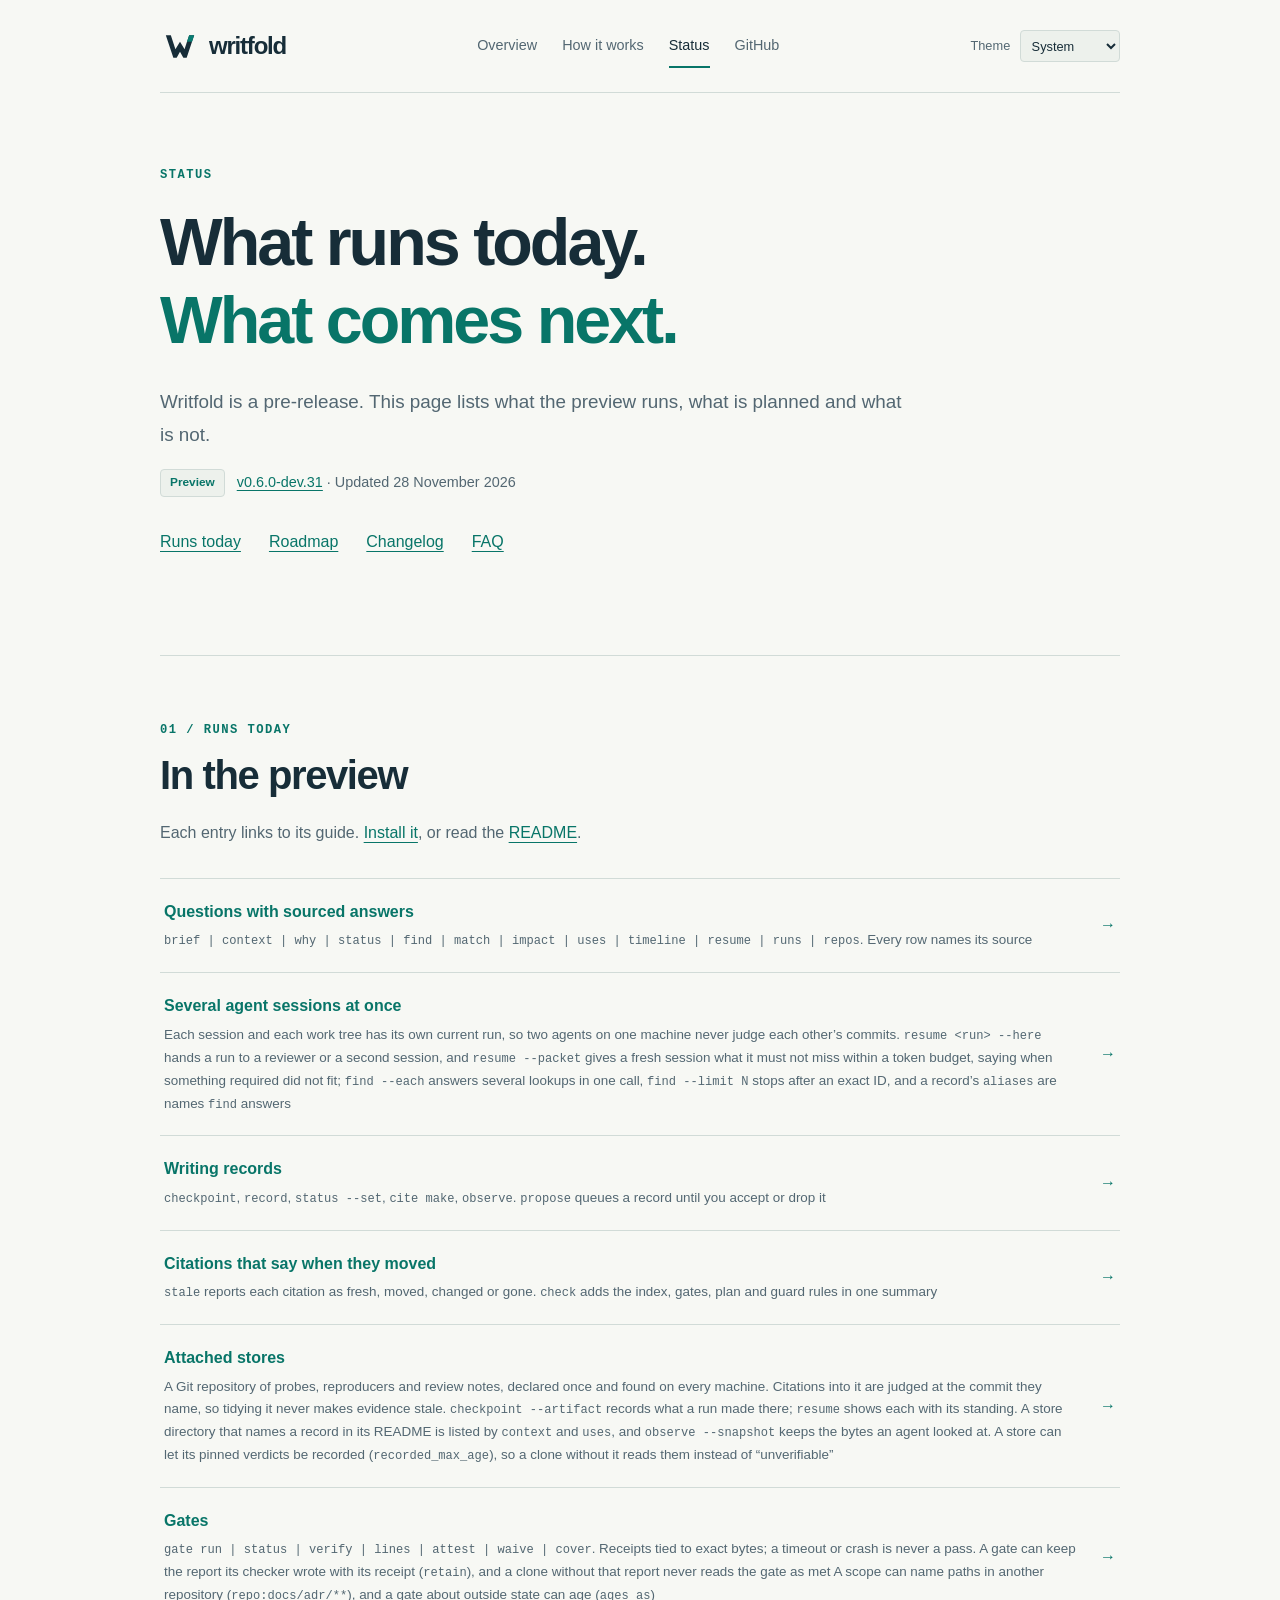
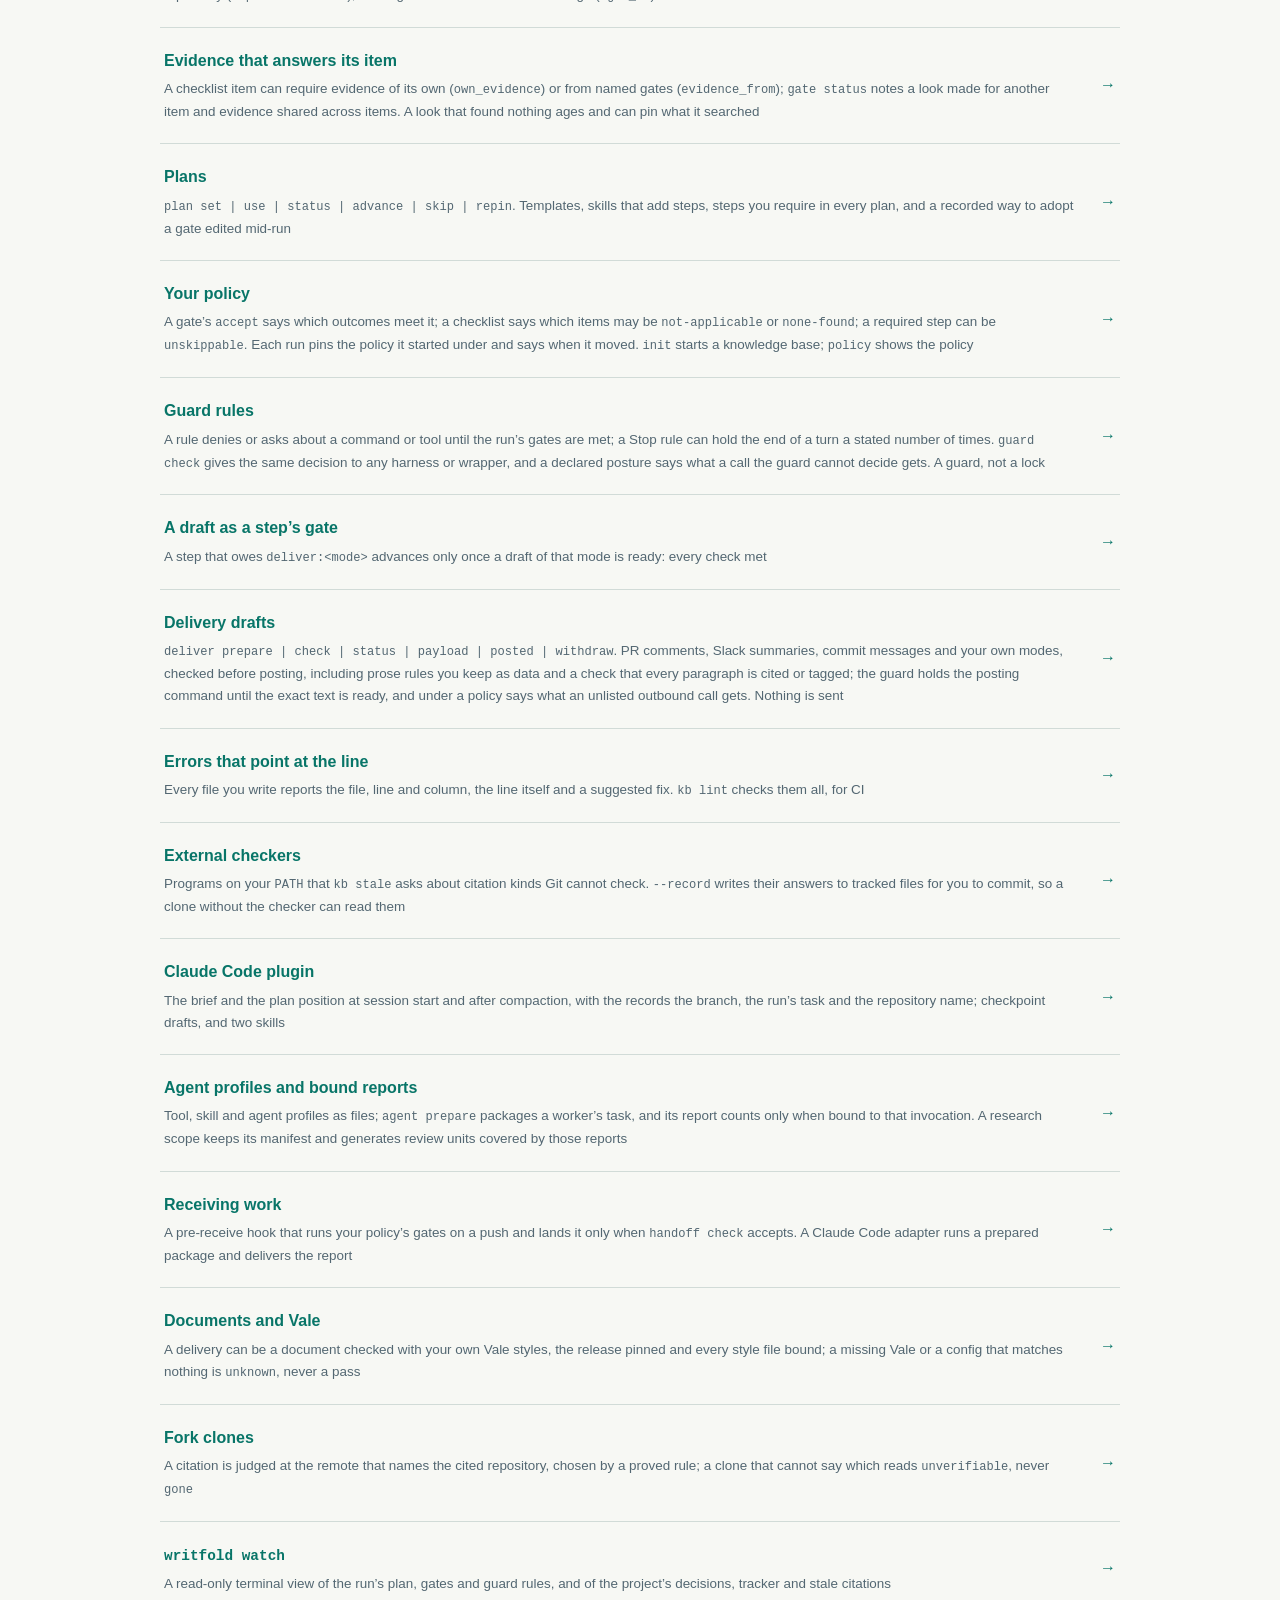
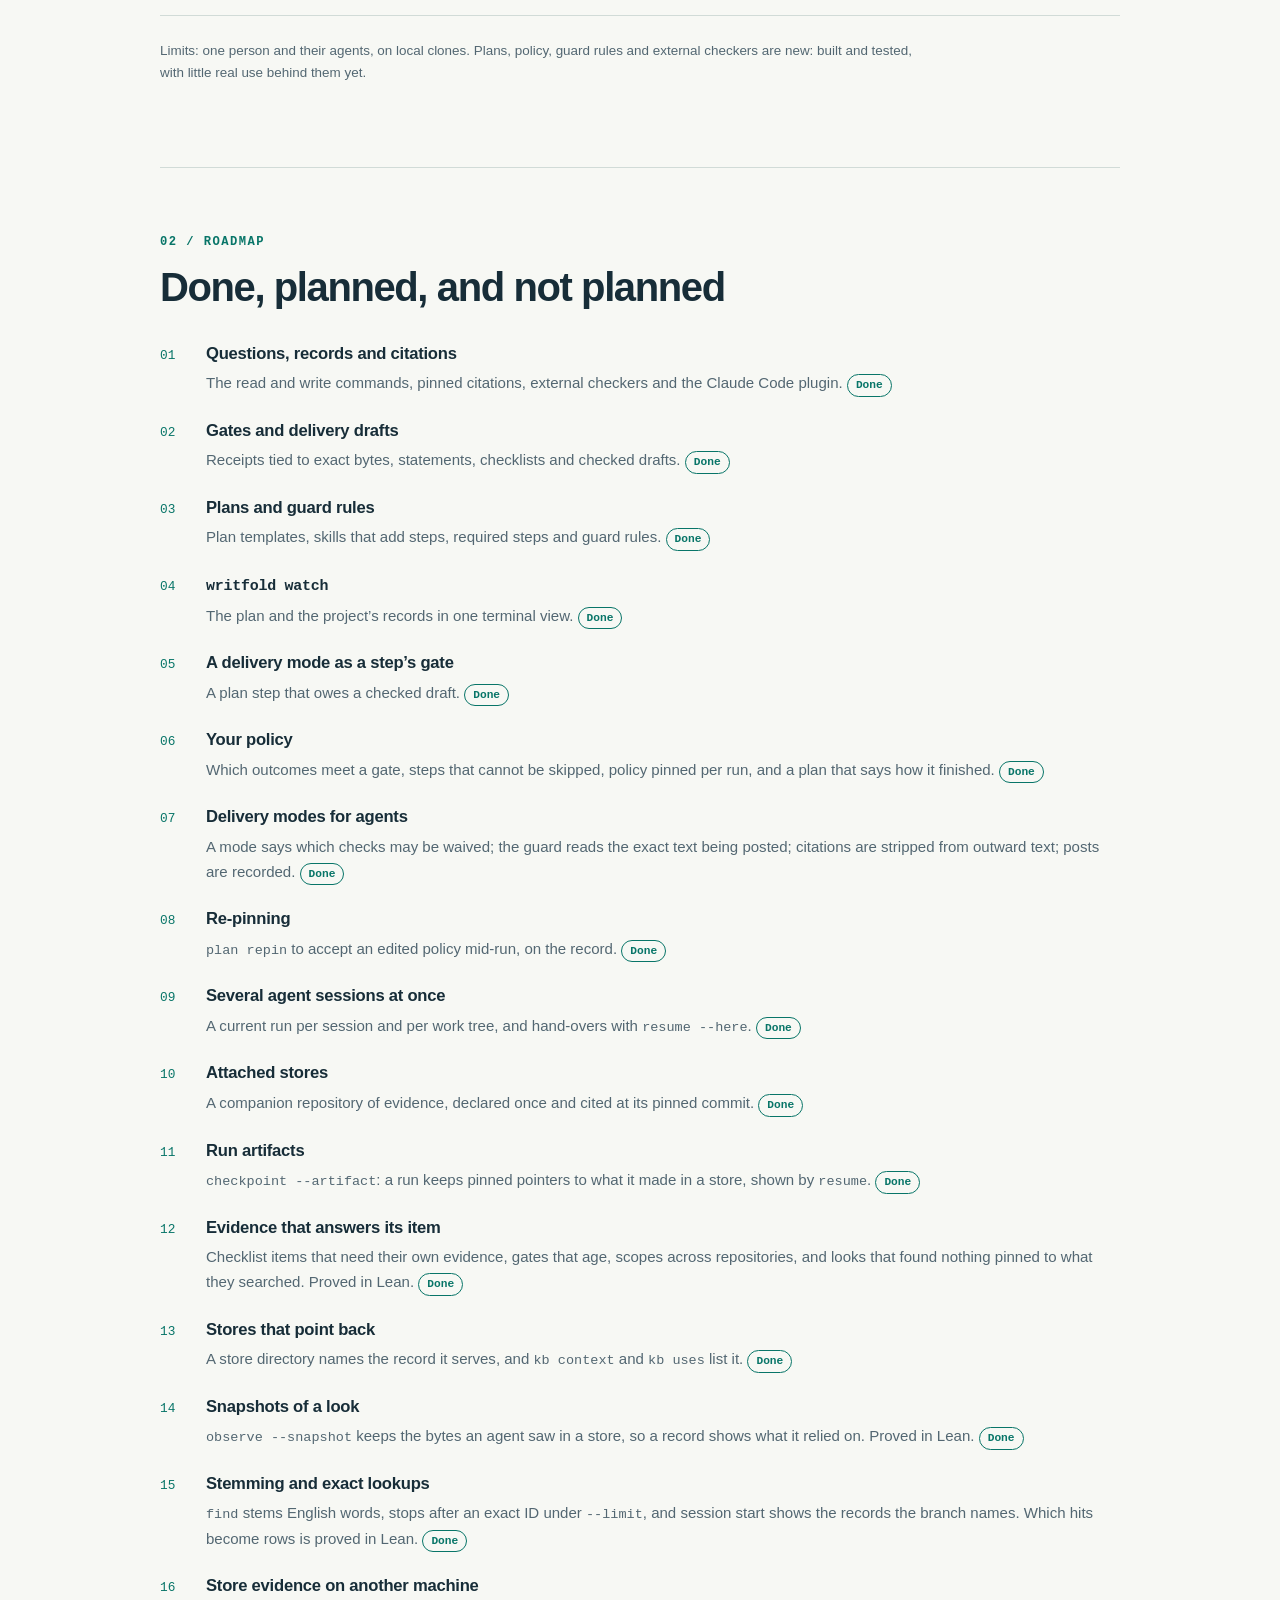
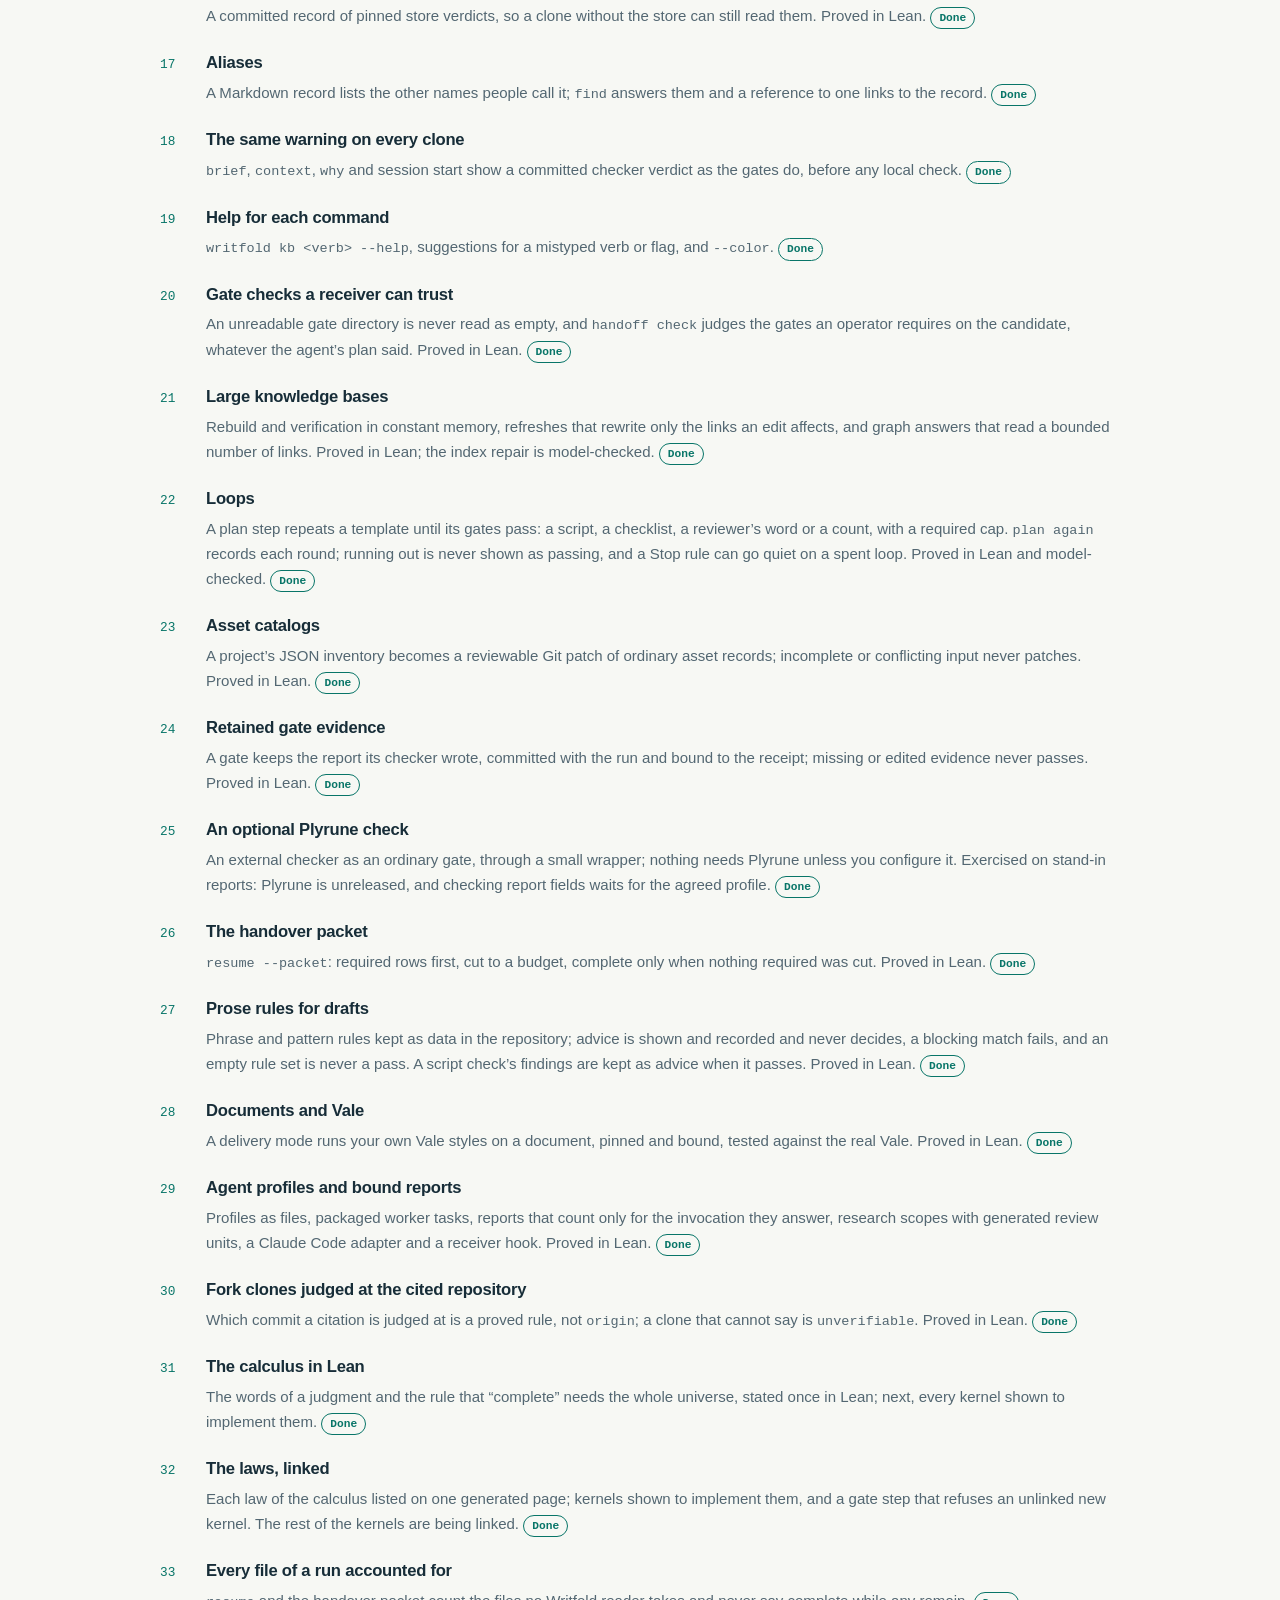
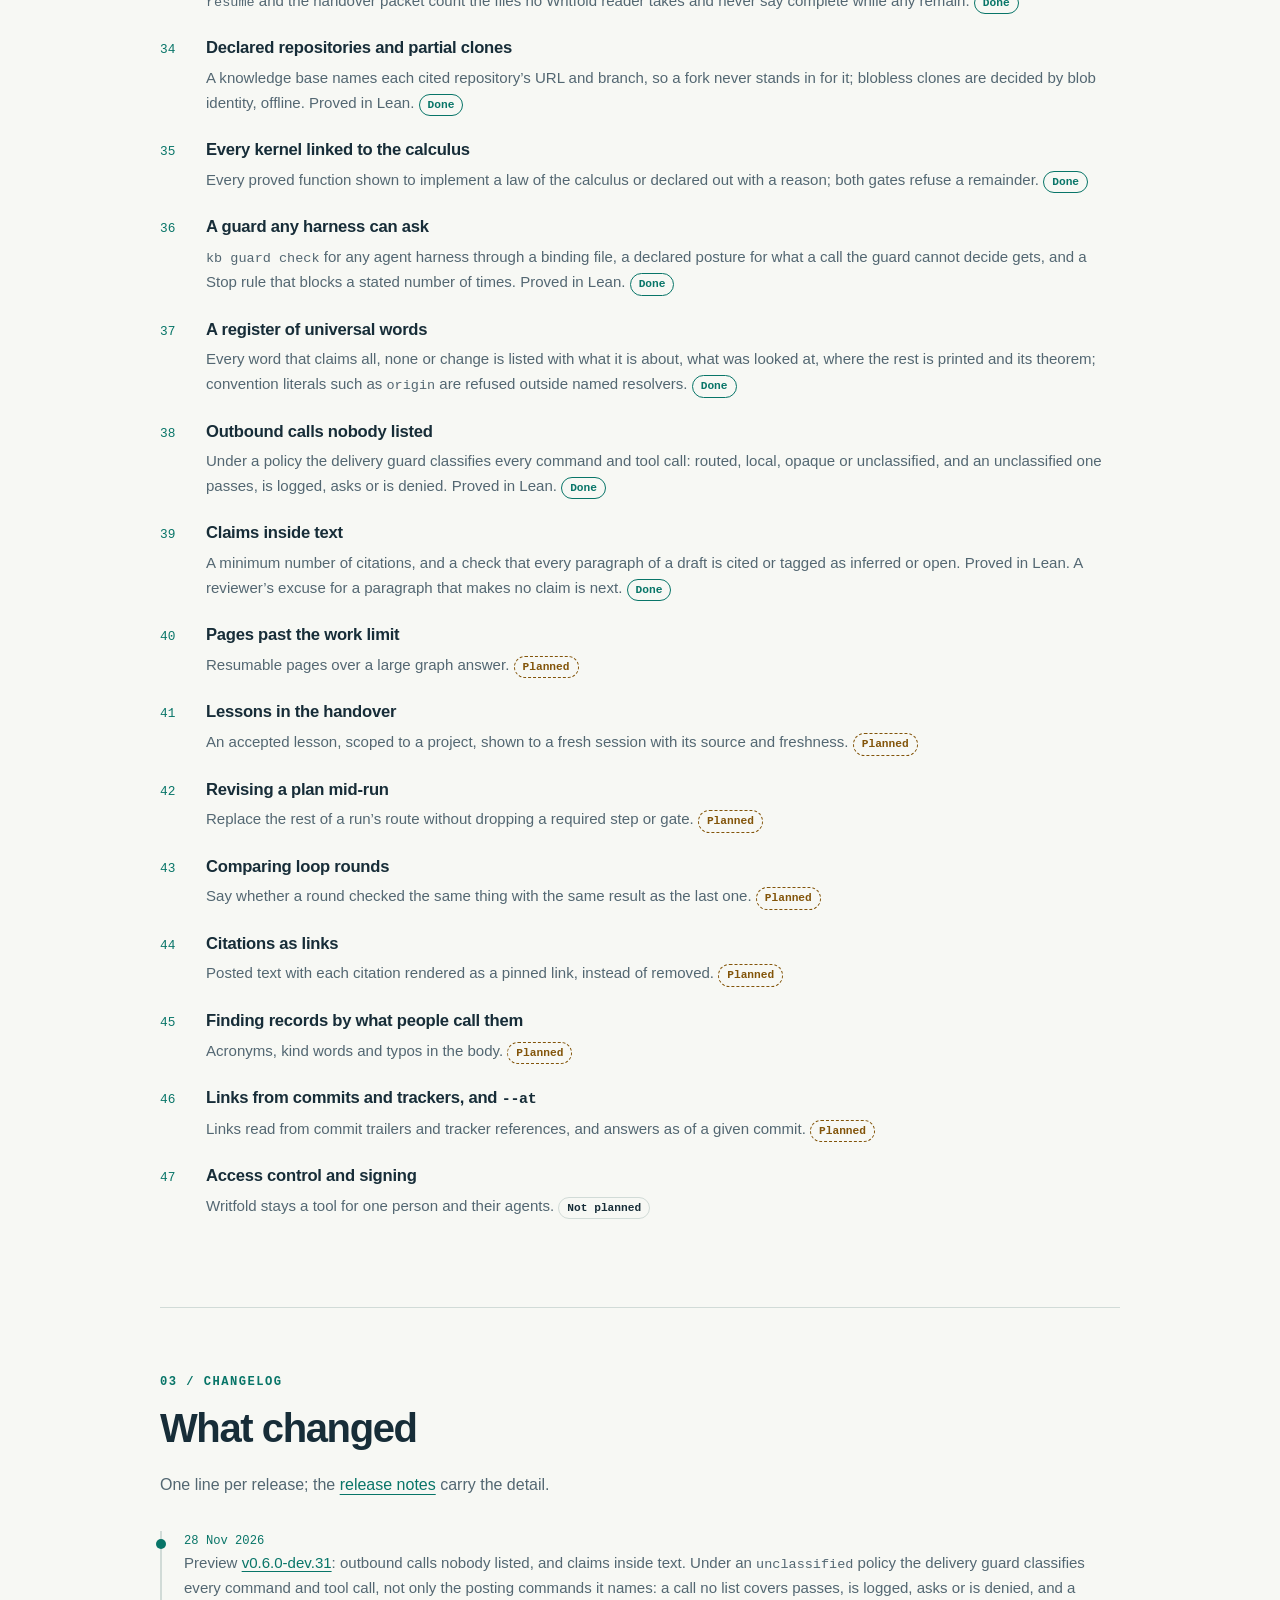
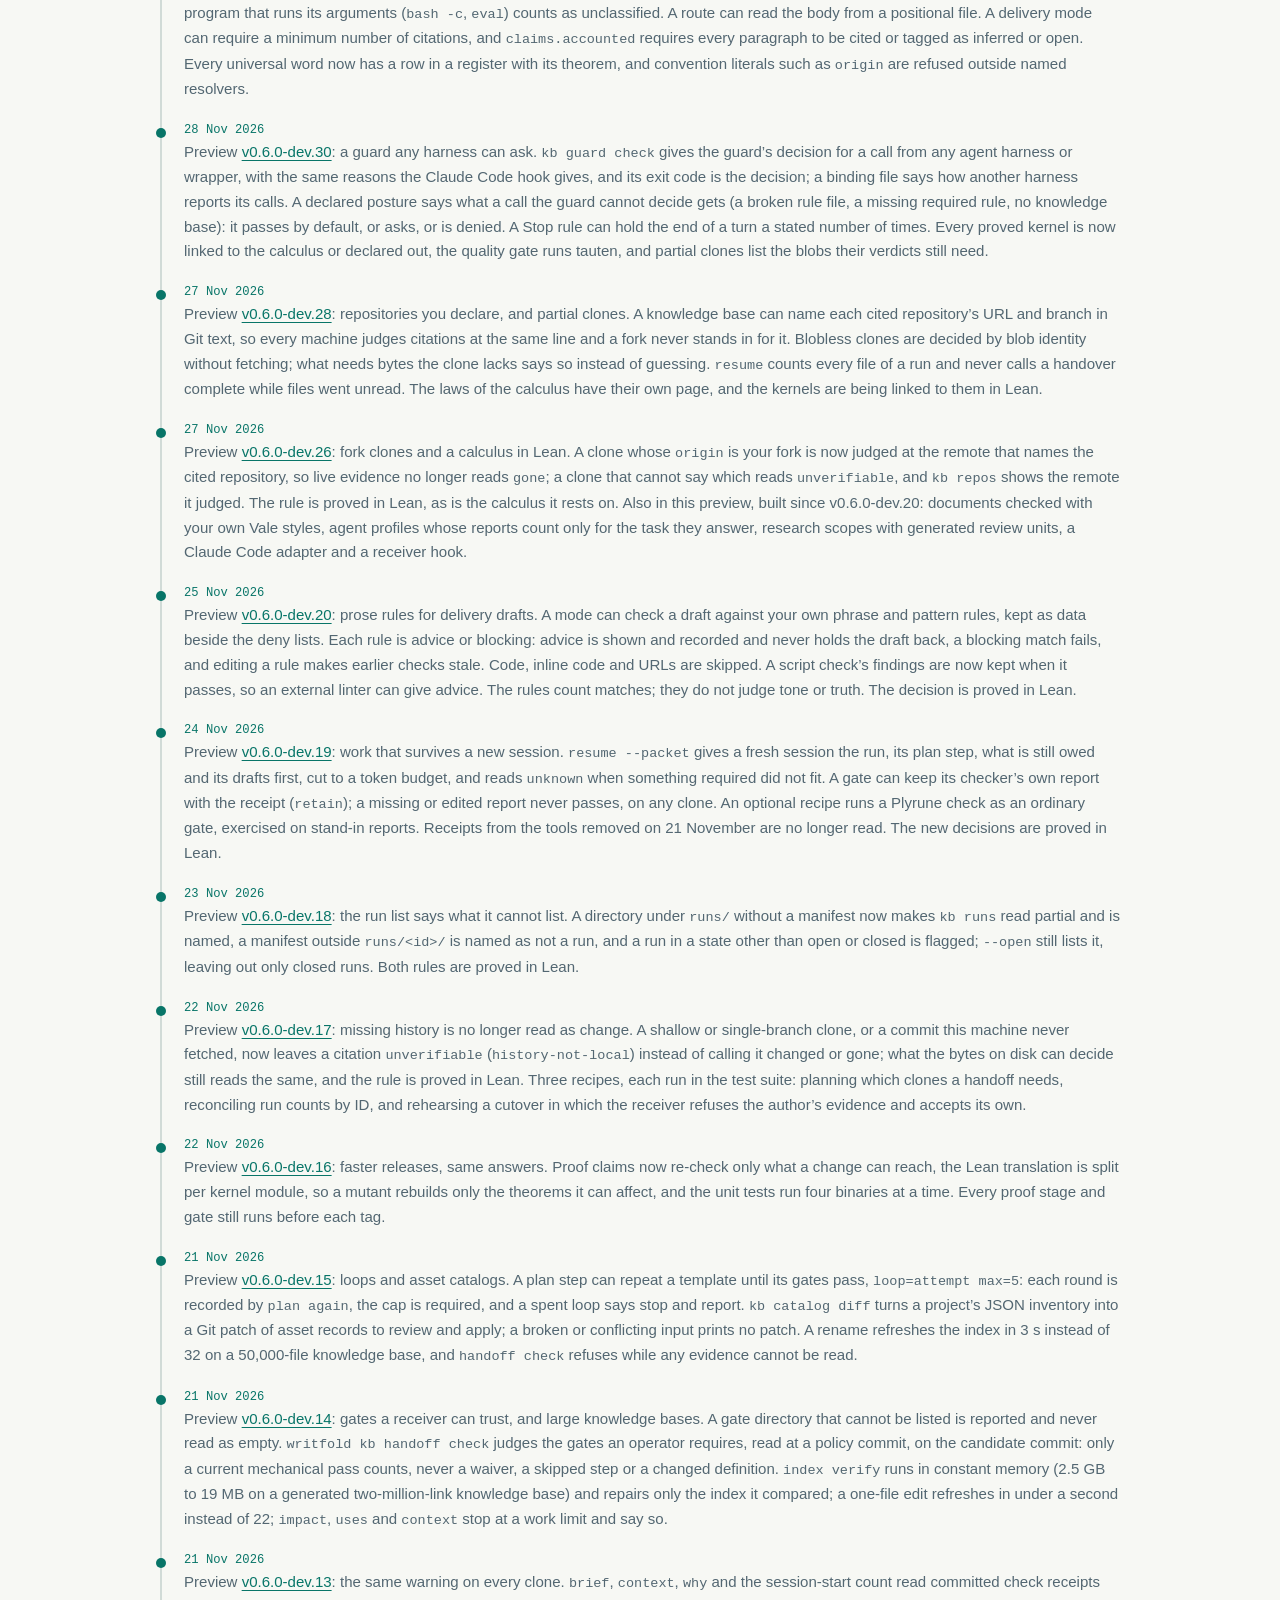
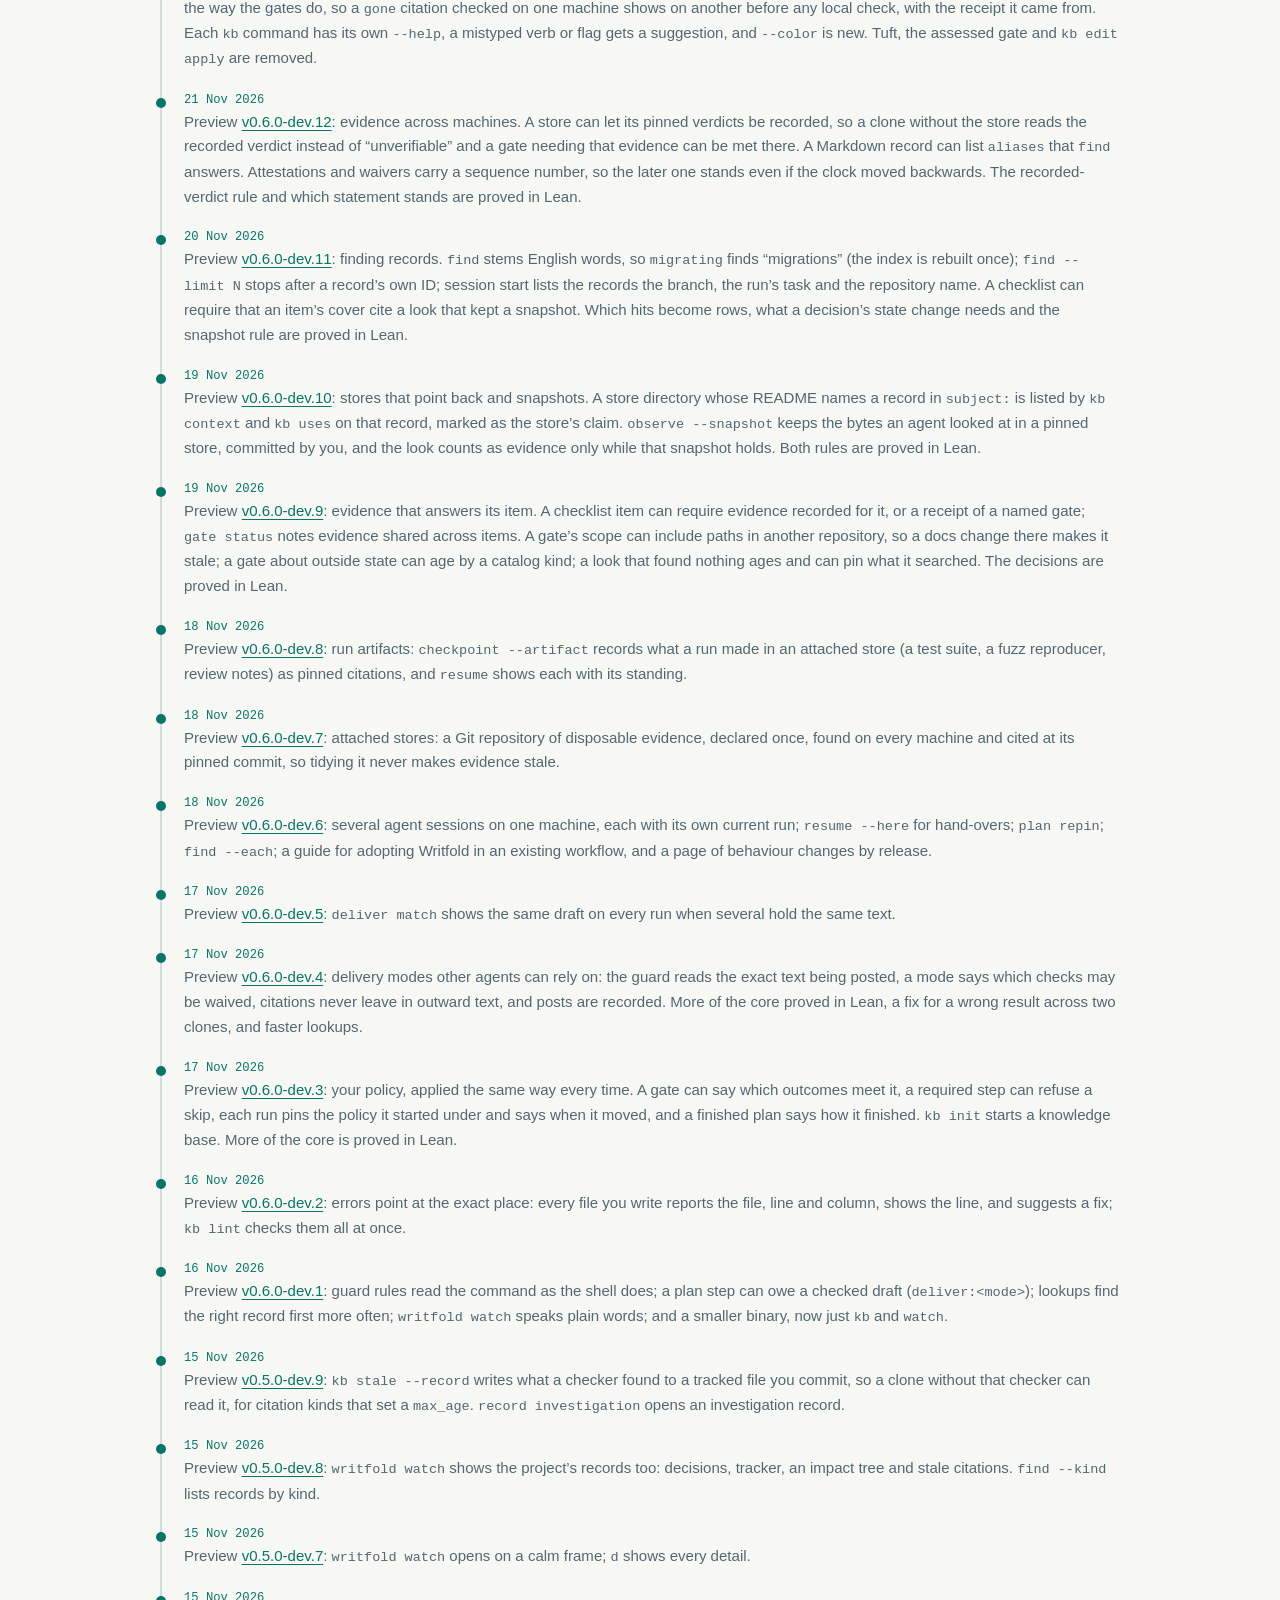
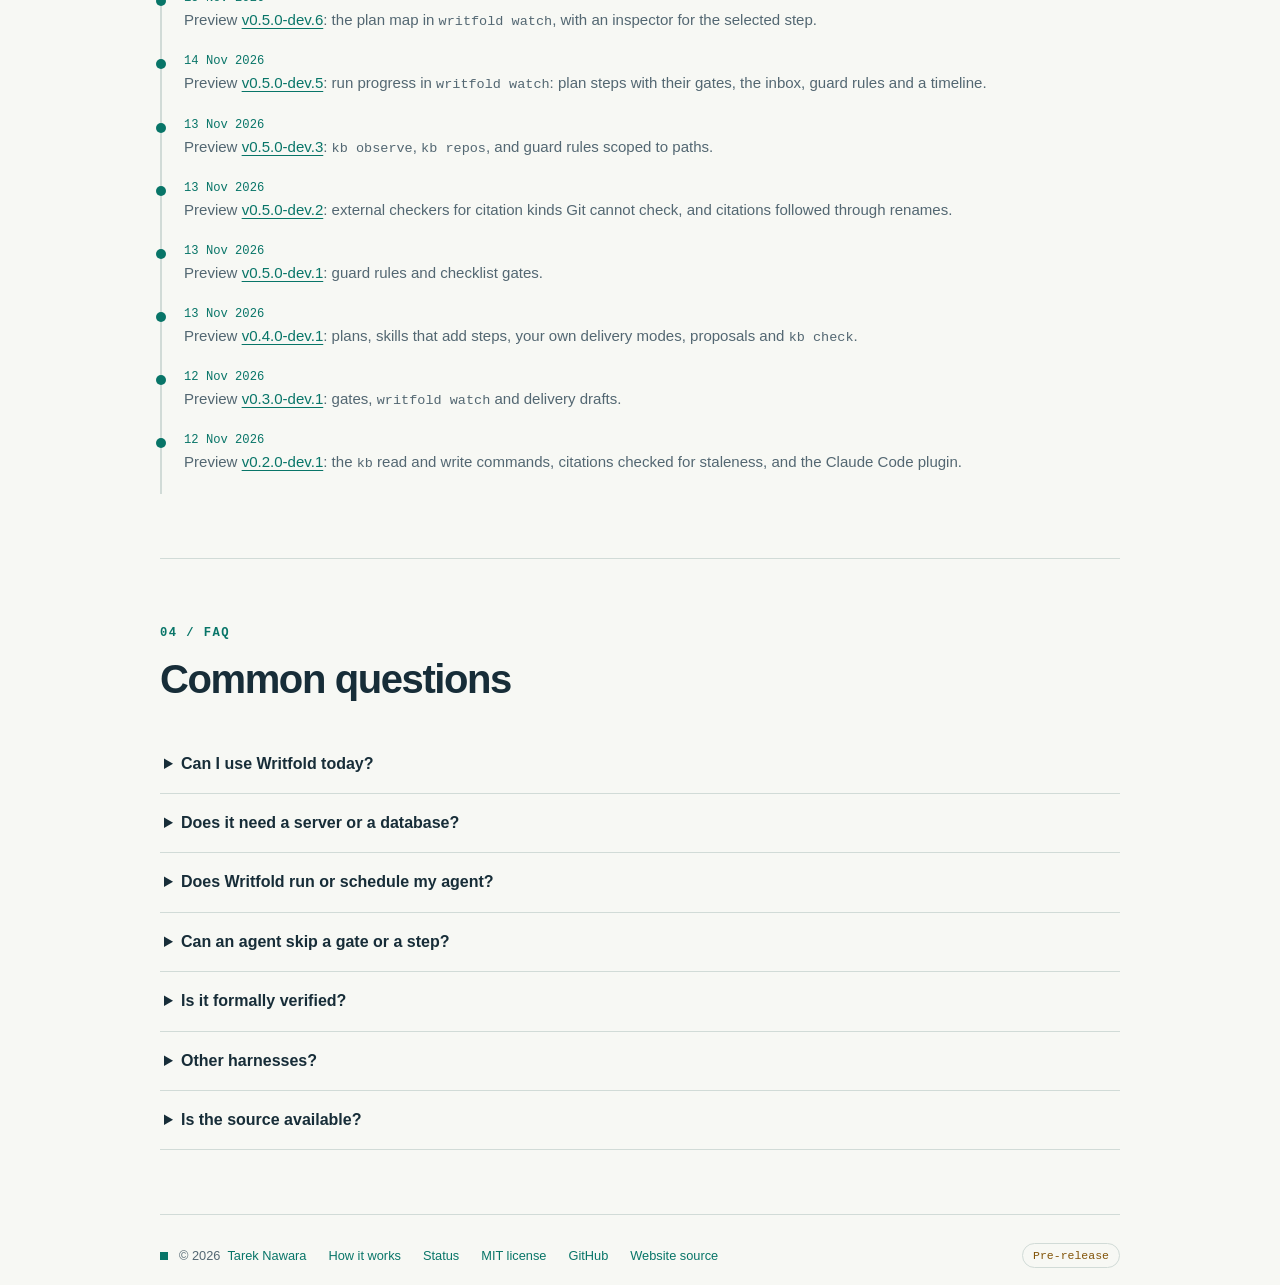
<file: status.html>
<!doctype html>
<html lang="en">
<head>
  <meta charset="utf-8">
  <meta name="viewport" content="width=device-width, initial-scale=1">
  <meta name="color-scheme" content="dark light">
  <title>Status — Writfold</title>
  <meta name="description" content="What runs in the Writfold preview v0.6.0-dev.31, what is next, a short changelog and FAQ.">
  <link rel="canonical" href="https://writfold.dev/status.html">
  <meta property="og:type" content="website">
  <meta property="og:site_name" content="Writfold">
  <meta property="og:title" content="Status — Writfold">
  <meta property="og:description" content="What runs in the Writfold preview v0.6.0-dev.31, what is next, a short changelog and FAQ.">
  <meta property="og:url" content="https://writfold.dev/status.html">
  <meta property="og:image" content="https://writfold.dev/assets/og-image.png">
  <meta property="og:image:width" content="1200">
  <meta property="og:image:height" content="630">
  <meta property="og:image:alt" content="The folded-W Writfold mark on navy with the headline: Deterministic agent work that resumes where it stopped. Below it: Git-native project continuity for coding agents. Preview v0.6.0-dev.31.">
  <meta name="twitter:card" content="summary_large_image">
  <meta name="theme-color" content="#101922" media="(prefers-color-scheme: dark)">
  <meta name="theme-color" content="#F7F8F4" media="(prefers-color-scheme: light)">
  <link rel="icon" href="/assets/favicon.svg" type="image/svg+xml">
  <link rel="stylesheet" href="/assets/site.css">
  <script src="/assets/theme.js"></script>
  <script src="/assets/copy.js" defer></script>
</head>
<body>
  <a class="skip-link" href="#main">Skip to content</a>
  <header class="site-header wrap">
    <a class="wordmark" href="/" aria-label="Writfold home"><picture><source srcset="/assets/writfold-icon.svg" media="(prefers-color-scheme: light)"><img src="/assets/writfold-icon-dark.svg" width="40" height="40" alt=""></picture><span>writfold</span></a>
    <nav aria-label="Main navigation"><a href="/">Overview</a><a href="/how.html">How it works</a><a href="/status.html" aria-current="page">Status</a><a href="https://github.com/writfold-dev/writfold">GitHub</a></nav>
    <label class="theme-control" hidden>Theme <select id="theme" aria-describedby="theme-note"><option value="system">System</option><option value="light">Light</option><option value="paper-dark">Paper Dark</option></select><span id="theme-note" class="visually-hidden">Your choice is remembered in this browser.</span></label>
  </header>
  <main id="main" class="wrap" tabindex="-1">
    <section class="hero" aria-labelledby="status-title">
      <p class="eyebrow">Status</p>
      <h1 id="status-title">What runs today.<br><span>What comes next.</span></h1>
      <p class="lede">Writfold is a pre-release. This page lists what the preview runs, what is planned and what is not.</p>
      <p class="maturity"><span class="badge badge-today">Preview</span> <span><a href="https://github.com/writfold-dev/writfold/releases/tag/v0.6.0-dev.31">v0.6.0-dev.31</a> · Updated 28 November 2026</span></p>
      <nav class="actions" aria-label="Page sections"><a href="#today">Runs today</a><a href="#next">Roadmap</a><a href="#changelog">Changelog</a><a href="#faq">FAQ</a></nav>
    </section>
    <section id="today" class="section" aria-labelledby="today-title">
      <div class="section-heading"><p class="eyebrow">01 / Runs today</p><h2 id="today-title">In the preview</h2><p>Each entry links to its guide. <a href="/#try">Install it</a>, or read the <a href="https://github.com/writfold-dev/writfold#readme">README</a>.</p></div>
      <div class="doc-links"><a href="https://github.com/writfold-dev/writfold/blob/main/docs/guide/kb-layout.md"><span><strong>Questions with sourced answers</strong><small><code>brief | context | why | status | find | match | impact | uses | timeline | resume | runs | repos</code>. Every row names its source</small></span><span aria-hidden="true">→</span></a><a href="https://github.com/writfold-dev/writfold/blob/main/docs/guide/hooks.md#the-current-run-per-session-and-per-work-tree"><span><strong>Several agent sessions at once</strong><small>Each session and each work tree has its own current run, so two agents on one machine never judge each other&rsquo;s commits. <code>resume &lt;run&gt; --here</code> hands a run to a reviewer or a second session, and <code>resume --packet</code> gives a fresh session what it must not miss within a token budget, saying when something required did not fit; <code>find --each</code> answers several lookups in one call, <code>find --limit N</code> stops after an exact ID, and a record&rsquo;s <code>aliases</code> are names <code>find</code> answers</small></span><span aria-hidden="true">→</span></a><a href="https://github.com/writfold-dev/writfold/blob/main/docs/guide/feeding-back.md"><span><strong>Writing records</strong><small><code>checkpoint</code>, <code>record</code>, <code>status --set</code>, <code>cite make</code>, <code>observe</code>. <code>propose</code> queues a record until you accept or drop it</small></span><span aria-hidden="true">→</span></a><a href="https://github.com/writfold-dev/writfold/blob/main/docs/guide/validation.md"><span><strong>Citations that say when they moved</strong><small><code>stale</code> reports each citation as fresh, moved, changed or gone. <code>check</code> adds the index, gates, plan and guard rules in one summary</small></span><span aria-hidden="true">→</span></a><a href="https://github.com/writfold-dev/writfold/blob/main/docs/guide/stores.md"><span><strong>Attached stores</strong><small>A Git repository of probes, reproducers and review notes, declared once and found on every machine. Citations into it are judged at the commit they name, so tidying it never makes evidence stale. <code>checkpoint --artifact</code> records what a run made there; <code>resume</code> shows each with its standing. A store directory that names a record in its README is listed by <code>context</code> and <code>uses</code>, and <code>observe --snapshot</code> keeps the bytes an agent looked at. A store can let its pinned verdicts be recorded (<code>recorded_max_age</code>), so a clone without it reads them instead of &ldquo;unverifiable&rdquo;</small></span><span aria-hidden="true">→</span></a><a href="https://github.com/writfold-dev/writfold/blob/main/docs/guide/gates.md"><span><strong>Gates</strong><small><code>gate run | status | verify | lines | attest | waive | cover</code>. Receipts tied to exact bytes; a timeout or crash is never a pass. A gate can keep the report its checker wrote with its receipt (<code>retain</code>), and a clone without that report never reads the gate as met A scope can name paths in another repository (<code>repo:docs/adr/**</code>), and a gate about outside state can age (<code>ages_as</code>)</small></span><span aria-hidden="true">→</span></a><a href="https://github.com/writfold-dev/writfold/blob/main/docs/guide/gates.md#which-item-the-evidence-was-for-built-in-v060-dev9"><span><strong>Evidence that answers its item</strong><small>A checklist item can require evidence of its own (<code>own_evidence</code>) or from named gates (<code>evidence_from</code>); <code>gate status</code> notes a look made for another item and evidence shared across items. A look that found nothing ages and can pin what it searched</small></span><span aria-hidden="true">→</span></a><a href="https://github.com/writfold-dev/writfold/blob/main/docs/guide/run-graph.md"><span><strong>Plans</strong><small><code>plan set | use | status | advance | skip | repin</code>. Templates, skills that add steps, steps you require in every plan, and a recorded way to adopt a gate edited mid-run</small></span><span aria-hidden="true">→</span></a><a href="https://github.com/writfold-dev/writfold/blob/main/docs/guide/policy.md"><span><strong>Your policy</strong><small>A gate&rsquo;s <code>accept</code> says which outcomes meet it; a checklist says which items may be <code>not-applicable</code> or <code>none-found</code>; a required step can be <code>unskippable</code>. Each run pins the policy it started under and says when it moved. <code>init</code> starts a knowledge base; <code>policy</code> shows the policy</small></span><span aria-hidden="true">→</span></a><a href="https://github.com/writfold-dev/writfold/blob/main/docs/guide/hooks.md#guard-rules"><span><strong>Guard rules</strong><small>A rule denies or asks about a command or tool until the run&rsquo;s gates are met; a Stop rule can hold the end of a turn a stated number of times. <code>guard check</code> gives the same decision to any harness or wrapper, and a declared posture says what a call the guard cannot decide gets. A guard, not a lock</small></span><span aria-hidden="true">→</span></a><a href="https://github.com/writfold-dev/writfold/blob/main/docs/guide/run-graph.md#a-delivery-as-a-steps-gate"><span><strong>A draft as a step&rsquo;s gate</strong><small>A step that owes <code>deliver:&lt;mode&gt;</code> advances only once a draft of that mode is ready: every check met</small></span><span aria-hidden="true">→</span></a><a href="https://github.com/writfold-dev/writfold/blob/main/docs/guide/delivery-modes.md"><span><strong>Delivery drafts</strong><small><code>deliver prepare | check | status | payload | posted | withdraw</code>. PR comments, Slack summaries, commit messages and your own modes, checked before posting, including prose rules you keep as data and a check that every paragraph is cited or tagged; the guard holds the posting command until the exact text is ready, and under a policy says what an unlisted outbound call gets. Nothing is sent</small></span><span aria-hidden="true">→</span></a><a href="https://github.com/writfold-dev/writfold/blob/main/docs/guide/errors.md"><span><strong>Errors that point at the line</strong><small>Every file you write reports the file, line and column, the line itself and a suggested fix. <code>kb lint</code> checks them all, for CI</small></span><span aria-hidden="true">→</span></a><a href="https://github.com/writfold-dev/writfold/blob/main/docs/guide/checkers.md"><span><strong>External checkers</strong><small>Programs on your <code>PATH</code> that <code>kb stale</code> asks about citation kinds Git cannot check. <code>--record</code> writes their answers to tracked files for you to commit, so a clone without the checker can read them</small></span><span aria-hidden="true">→</span></a><a href="https://github.com/writfold-dev/writfold/blob/main/docs/guide/hooks.md"><span><strong>Claude Code plugin</strong><small>The brief and the plan position at session start and after compaction, with the records the branch, the run&rsquo;s task and the repository name; checkpoint drafts, and two skills</small></span><span aria-hidden="true">→</span></a><a href="https://github.com/writfold-dev/writfold/blob/main/docs/guide/agents.md"><span><strong>Agent profiles and bound reports</strong><small>Tool, skill and agent profiles as files; <code>agent prepare</code> packages a worker&rsquo;s task, and its report counts only when bound to that invocation. A research scope keeps its manifest and generates review units covered by those reports</small></span><span aria-hidden="true">→</span></a><a href="https://github.com/writfold-dev/writfold/blob/main/docs/guide/receiver.md"><span><strong>Receiving work</strong><small>A pre-receive hook that runs your policy&rsquo;s gates on a push and lands it only when <code>handoff check</code> accepts. A Claude Code adapter runs a prepared package and delivers the report</small></span><span aria-hidden="true">→</span></a><a href="https://github.com/writfold-dev/writfold/blob/main/docs/guide/delivery-modes.md#documents-and-vale"><span><strong>Documents and Vale</strong><small>A delivery can be a document checked with your own Vale styles, the release pinned and every style file bound; a missing Vale or a config that matches nothing is <code>unknown</code>, never a pass</small></span><span aria-hidden="true">→</span></a><a href="https://github.com/writfold-dev/writfold/blob/main/docs/guide/validation.md"><span><strong>Fork clones</strong><small>A citation is judged at the remote that names the cited repository, chosen by a proved rule; a clone that cannot say which reads <code>unverifiable</code>, never <code>gone</code></small></span><span aria-hidden="true">→</span></a><a href="https://github.com/writfold-dev/writfold/blob/main/docs/guide/watch.md"><span><strong><code>writfold watch</code></strong><small>A read-only terminal view of the run&rsquo;s plan, gates and guard rules, and of the project&rsquo;s decisions, tracker and stale citations</small></span><span aria-hidden="true">→</span></a></div>
      <p class="fine-print">Limits: one person and their agents, on local clones. Plans, policy, guard rules and external checkers are new: built and tested, with little real use behind them yet.</p>
    </section>
    <section id="next" class="section" aria-labelledby="next-title">
      <div class="section-heading"><p class="eyebrow">02 / Roadmap</p><h2 id="next-title">Done, planned, and not planned</h2></div>
      <ol class="workflow"><li><div><h3>Questions, records and citations</h3><p>The read and write commands, pinned citations, external checkers and the Claude Code plugin. <span class="chip chip-today">Done</span></p></div></li><li><div><h3>Gates and delivery drafts</h3><p>Receipts tied to exact bytes, statements, checklists and checked drafts. <span class="chip chip-today">Done</span></p></div></li><li><div><h3>Plans and guard rules</h3><p>Plan templates, skills that add steps, required steps and guard rules. <span class="chip chip-today">Done</span></p></div></li><li><div><h3><code>writfold watch</code></h3><p>The plan and the project&rsquo;s records in one terminal view. <span class="chip chip-today">Done</span></p></div></li><li><div><h3>A delivery mode as a step&rsquo;s gate</h3><p>A plan step that owes a checked draft. <span class="chip chip-today">Done</span></p></div></li><li><div><h3>Your policy</h3><p>Which outcomes meet a gate, steps that cannot be skipped, policy pinned per run, and a plan that says how it finished. <span class="chip chip-today">Done</span></p></div></li><li><div><h3>Delivery modes for agents</h3><p>A mode says which checks may be waived; the guard reads the exact text being posted; citations are stripped from outward text; posts are recorded. <span class="chip chip-today">Done</span></p></div></li><li><div><h3>Re-pinning</h3><p><code>plan repin</code> to accept an edited policy mid-run, on the record. <span class="chip chip-today">Done</span></p></div></li><li><div><h3>Several agent sessions at once</h3><p>A current run per session and per work tree, and hand-overs with <code>resume --here</code>. <span class="chip chip-today">Done</span></p></div></li><li><div><h3>Attached stores</h3><p>A companion repository of evidence, declared once and cited at its pinned commit. <span class="chip chip-today">Done</span></p></div></li><li><div><h3>Run artifacts</h3><p><code>checkpoint --artifact</code>: a run keeps pinned pointers to what it made in a store, shown by <code>resume</code>. <span class="chip chip-today">Done</span></p></div></li><li><div><h3>Evidence that answers its item</h3><p>Checklist items that need their own evidence, gates that age, scopes across repositories, and looks that found nothing pinned to what they searched. Proved in Lean. <span class="chip chip-today">Done</span></p></div></li><li><div><h3>Stores that point back</h3><p>A store directory names the record it serves, and <code>kb context</code> and <code>kb uses</code> list it. <span class="chip chip-today">Done</span></p></div></li><li><div><h3>Snapshots of a look</h3><p><code>observe --snapshot</code> keeps the bytes an agent saw in a store, so a record shows what it relied on. Proved in Lean. <span class="chip chip-today">Done</span></p></div></li><li><div><h3>Stemming and exact lookups</h3><p><code>find</code> stems English words, stops after an exact ID under <code>--limit</code>, and session start shows the records the branch names. Which hits become rows is proved in Lean. <span class="chip chip-today">Done</span></p></div></li><li><div><h3>Store evidence on another machine</h3><p>A committed record of pinned store verdicts, so a clone without the store can still read them. Proved in Lean. <span class="chip chip-today">Done</span></p></div></li><li><div><h3>Aliases</h3><p>A Markdown record lists the other names people call it; <code>find</code> answers them and a reference to one links to the record. <span class="chip chip-today">Done</span></p></div></li><li><div><h3>The same warning on every clone</h3><p><code>brief</code>, <code>context</code>, <code>why</code> and session start show a committed checker verdict as the gates do, before any local check. <span class="chip chip-today">Done</span></p></div></li><li><div><h3>Help for each command</h3><p><code>writfold kb &lt;verb&gt; --help</code>, suggestions for a mistyped verb or flag, and <code>--color</code>. <span class="chip chip-today">Done</span></p></div></li><li><div><h3>Gate checks a receiver can trust</h3><p>An unreadable gate directory is never read as empty, and <code>handoff check</code> judges the gates an operator requires on the candidate, whatever the agent&rsquo;s plan said. Proved in Lean. <span class="chip chip-today">Done</span></p></div></li><li><div><h3>Large knowledge bases</h3><p>Rebuild and verification in constant memory, refreshes that rewrite only the links an edit affects, and graph answers that read a bounded number of links. Proved in Lean; the index repair is model-checked. <span class="chip chip-today">Done</span></p></div></li><li><div><h3>Loops</h3><p>A plan step repeats a template until its gates pass: a script, a checklist, a reviewer&rsquo;s word or a count, with a required cap. <code>plan again</code> records each round; running out is never shown as passing, and a Stop rule can go quiet on a spent loop. Proved in Lean and model-checked. <span class="chip chip-today">Done</span></p></div></li><li><div><h3>Asset catalogs</h3><p>A project&rsquo;s JSON inventory becomes a reviewable Git patch of ordinary asset records; incomplete or conflicting input never patches. Proved in Lean. <span class="chip chip-today">Done</span></p></div></li><li><div><h3>Retained gate evidence</h3><p>A gate keeps the report its checker wrote, committed with the run and bound to the receipt; missing or edited evidence never passes. Proved in Lean. <span class="chip chip-today">Done</span></p></div></li><li><div><h3>An optional Plyrune check</h3><p>An external checker as an ordinary gate, through a small wrapper; nothing needs Plyrune unless you configure it. Exercised on stand-in reports: Plyrune is unreleased, and checking report fields waits for the agreed profile. <span class="chip chip-today">Done</span></p></div></li><li><div><h3>The handover packet</h3><p><code>resume --packet</code>: required rows first, cut to a budget, complete only when nothing required was cut. Proved in Lean. <span class="chip chip-today">Done</span></p></div></li><li><div><h3>Prose rules for drafts</h3><p>Phrase and pattern rules kept as data in the repository; advice is shown and recorded and never decides, a blocking match fails, and an empty rule set is never a pass. A script check&rsquo;s findings are kept as advice when it passes. Proved in Lean. <span class="chip chip-today">Done</span></p></div></li><li><div><h3>Documents and Vale</h3><p>A delivery mode runs your own Vale styles on a document, pinned and bound, tested against the real Vale. Proved in Lean. <span class="chip chip-today">Done</span></p></div></li><li><div><h3>Agent profiles and bound reports</h3><p>Profiles as files, packaged worker tasks, reports that count only for the invocation they answer, research scopes with generated review units, a Claude Code adapter and a receiver hook. Proved in Lean. <span class="chip chip-today">Done</span></p></div></li><li><div><h3>Fork clones judged at the cited repository</h3><p>Which commit a citation is judged at is a proved rule, not <code>origin</code>; a clone that cannot say is <code>unverifiable</code>. Proved in Lean. <span class="chip chip-today">Done</span></p></div></li><li><div><h3>The calculus in Lean</h3><p>The words of a judgment and the rule that &ldquo;complete&rdquo; needs the whole universe, stated once in Lean; next, every kernel shown to implement them. <span class="chip chip-today">Done</span></p></div></li><li><div><h3>The laws, linked</h3><p>Each law of the calculus listed on one generated page; kernels shown to implement them, and a gate step that refuses an unlinked new kernel. The rest of the kernels are being linked. <span class="chip chip-today">Done</span></p></div></li><li><div><h3>Every file of a run accounted for</h3><p><code>resume</code> and the handover packet count the files no Writfold reader takes and never say complete while any remain. <span class="chip chip-today">Done</span></p></div></li><li><div><h3>Declared repositories and partial clones</h3><p>A knowledge base names each cited repository&rsquo;s URL and branch, so a fork never stands in for it; blobless clones are decided by blob identity, offline. Proved in Lean. <span class="chip chip-today">Done</span></p></div></li><li><div><h3>Every kernel linked to the calculus</h3><p>Every proved function shown to implement a law of the calculus or declared out with a reason; both gates refuse a remainder. <span class="chip chip-today">Done</span></p></div></li><li><div><h3>A guard any harness can ask</h3><p><code>kb guard check</code> for any agent harness through a binding file, a declared posture for what a call the guard cannot decide gets, and a Stop rule that blocks a stated number of times. Proved in Lean. <span class="chip chip-today">Done</span></p></div></li><li><div><h3>A register of universal words</h3><p>Every word that claims all, none or change is listed with what it is about, what was looked at, where the rest is printed and its theorem; convention literals such as <code>origin</code> are refused outside named resolvers. <span class="chip chip-today">Done</span></p></div></li><li><div><h3>Outbound calls nobody listed</h3><p>Under a policy the delivery guard classifies every command and tool call: routed, local, opaque or unclassified, and an unclassified one passes, is logged, asks or is denied. Proved in Lean. <span class="chip chip-today">Done</span></p></div></li><li><div><h3>Claims inside text</h3><p>A minimum number of citations, and a check that every paragraph of a draft is cited or tagged as inferred or open. Proved in Lean. A reviewer&rsquo;s excuse for a paragraph that makes no claim is next. <span class="chip chip-today">Done</span></p></div></li><li><div><h3>Pages past the work limit</h3><p>Resumable pages over a large graph answer. <span class="chip chip-planned">Planned</span></p></div></li><li><div><h3>Lessons in the handover</h3><p>An accepted lesson, scoped to a project, shown to a fresh session with its source and freshness. <span class="chip chip-planned">Planned</span></p></div></li><li><div><h3>Revising a plan mid-run</h3><p>Replace the rest of a run&rsquo;s route without dropping a required step or gate. <span class="chip chip-planned">Planned</span></p></div></li><li><div><h3>Comparing loop rounds</h3><p>Say whether a round checked the same thing with the same result as the last one. <span class="chip chip-planned">Planned</span></p></div></li><li><div><h3>Citations as links</h3><p>Posted text with each citation rendered as a pinned link, instead of removed. <span class="chip chip-planned">Planned</span></p></div></li><li><div><h3>Finding records by what people call them</h3><p>Acronyms, kind words and typos in the body. <span class="chip chip-planned">Planned</span></p></div></li><li><div><h3>Links from commits and trackers, and <code>--at</code></h3><p>Links read from commit trailers and tracker references, and answers as of a given commit. <span class="chip chip-planned">Planned</span></p></div></li><li><div><h3>Access control and signing</h3><p>Writfold stays a tool for one person and their agents. <span class="chip chip-parts">Not planned</span></p></div></li></ol>
    </section>
    <section id="changelog" class="section" aria-labelledby="changelog-title">
      <div class="section-heading"><p class="eyebrow">03 / Changelog</p><h2 id="changelog-title">What changed</h2><p>One line per release; the <a href="https://github.com/writfold-dev/writfold/releases/">release notes</a> carry the detail.</p></div>
      <ol class="changelog"><li><time>28 Nov 2026</time><p>Preview <a href="https://github.com/writfold-dev/writfold/releases/tag/v0.6.0-dev.31">v0.6.0-dev.31</a>: outbound calls nobody listed, and claims inside text. Under an <code>unclassified</code> policy the delivery guard classifies every command and tool call, not only the posting commands it names: a call no list covers passes, is logged, asks or is denied, and a program that runs its arguments (<code>bash -c</code>, <code>eval</code>) counts as unclassified. A route can read the body from a positional file. A delivery mode can require a minimum number of citations, and <code>claims.accounted</code> requires every paragraph to be cited or tagged as inferred or open. Every universal word now has a row in a register with its theorem, and convention literals such as <code>origin</code> are refused outside named resolvers.</p></li><li><time>28 Nov 2026</time><p>Preview <a href="https://github.com/writfold-dev/writfold/releases/tag/v0.6.0-dev.30">v0.6.0-dev.30</a>: a guard any harness can ask. <code>kb guard check</code> gives the guard&rsquo;s decision for a call from any agent harness or wrapper, with the same reasons the Claude Code hook gives, and its exit code is the decision; a binding file says how another harness reports its calls. A declared posture says what a call the guard cannot decide gets (a broken rule file, a missing required rule, no knowledge base): it passes by default, or asks, or is denied. A Stop rule can hold the end of a turn a stated number of times. Every proved kernel is now linked to the calculus or declared out, the quality gate runs tauten, and partial clones list the blobs their verdicts still need.</p></li><li><time>27 Nov 2026</time><p>Preview <a href="https://github.com/writfold-dev/writfold/releases/tag/v0.6.0-dev.28">v0.6.0-dev.28</a>: repositories you declare, and partial clones. A knowledge base can name each cited repository&rsquo;s URL and branch in Git text, so every machine judges citations at the same line and a fork never stands in for it. Blobless clones are decided by blob identity without fetching; what needs bytes the clone lacks says so instead of guessing. <code>resume</code> counts every file of a run and never calls a handover complete while files went unread. The laws of the calculus have their own page, and the kernels are being linked to them in Lean.</p></li><li><time>27 Nov 2026</time><p>Preview <a href="https://github.com/writfold-dev/writfold/releases/tag/v0.6.0-dev.26">v0.6.0-dev.26</a>: fork clones and a calculus in Lean. A clone whose <code>origin</code> is your fork is now judged at the remote that names the cited repository, so live evidence no longer reads <code>gone</code>; a clone that cannot say which reads <code>unverifiable</code>, and <code>kb repos</code> shows the remote it judged. The rule is proved in Lean, as is the calculus it rests on. Also in this preview, built since v0.6.0-dev.20: documents checked with your own Vale styles, agent profiles whose reports count only for the task they answer, research scopes with generated review units, a Claude Code adapter and a receiver hook.</p></li><li><time>25 Nov 2026</time><p>Preview <a href="https://github.com/writfold-dev/writfold/releases/tag/v0.6.0-dev.20">v0.6.0-dev.20</a>: prose rules for delivery drafts. A mode can check a draft against your own phrase and pattern rules, kept as data beside the deny lists. Each rule is advice or blocking: advice is shown and recorded and never holds the draft back, a blocking match fails, and editing a rule makes earlier checks stale. Code, inline code and URLs are skipped. A script check&rsquo;s findings are now kept when it passes, so an external linter can give advice. The rules count matches; they do not judge tone or truth. The decision is proved in Lean.</p></li><li><time>24 Nov 2026</time><p>Preview <a href="https://github.com/writfold-dev/writfold/releases/tag/v0.6.0-dev.19">v0.6.0-dev.19</a>: work that survives a new session. <code>resume --packet</code> gives a fresh session the run, its plan step, what is still owed and its drafts first, cut to a token budget, and reads <code>unknown</code> when something required did not fit. A gate can keep its checker&rsquo;s own report with the receipt (<code>retain</code>); a missing or edited report never passes, on any clone. An optional recipe runs a Plyrune check as an ordinary gate, exercised on stand-in reports. Receipts from the tools removed on 21 November are no longer read. The new decisions are proved in Lean.</p></li><li><time>23 Nov 2026</time><p>Preview <a href="https://github.com/writfold-dev/writfold/releases/tag/v0.6.0-dev.18">v0.6.0-dev.18</a>: the run list says what it cannot list. A directory under <code>runs/</code> without a manifest now makes <code>kb runs</code> read partial and is named, a manifest outside <code>runs/&lt;id&gt;/</code> is named as not a run, and a run in a state other than open or closed is flagged; <code>--open</code> still lists it, leaving out only closed runs. Both rules are proved in Lean.</p></li><li><time>22 Nov 2026</time><p>Preview <a href="https://github.com/writfold-dev/writfold/releases/tag/v0.6.0-dev.17">v0.6.0-dev.17</a>: missing history is no longer read as change. A shallow or single-branch clone, or a commit this machine never fetched, now leaves a citation <code>unverifiable</code> (<code>history-not-local</code>) instead of calling it changed or gone; what the bytes on disk can decide still reads the same, and the rule is proved in Lean. Three recipes, each run in the test suite: planning which clones a handoff needs, reconciling run counts by ID, and rehearsing a cutover in which the receiver refuses the author&rsquo;s evidence and accepts its own.</p></li><li><time>22 Nov 2026</time><p>Preview <a href="https://github.com/writfold-dev/writfold/releases/tag/v0.6.0-dev.16">v0.6.0-dev.16</a>: faster releases, same answers. Proof claims now re-check only what a change can reach, the Lean translation is split per kernel module, so a mutant rebuilds only the theorems it can affect, and the unit tests run four binaries at a time. Every proof stage and gate still runs before each tag.</p></li><li><time>21 Nov 2026</time><p>Preview <a href="https://github.com/writfold-dev/writfold/releases/tag/v0.6.0-dev.15">v0.6.0-dev.15</a>: loops and asset catalogs. A plan step can repeat a template until its gates pass, <code>loop=attempt max=5</code>: each round is recorded by <code>plan again</code>, the cap is required, and a spent loop says stop and report. <code>kb catalog diff</code> turns a project&rsquo;s JSON inventory into a Git patch of asset records to review and apply; a broken or conflicting input prints no patch. A rename refreshes the index in 3&nbsp;s instead of 32 on a 50,000-file knowledge base, and <code>handoff check</code> refuses while any evidence cannot be read.</p></li><li><time>21 Nov 2026</time><p>Preview <a href="https://github.com/writfold-dev/writfold/releases/tag/v0.6.0-dev.14">v0.6.0-dev.14</a>: gates a receiver can trust, and large knowledge bases. A gate directory that cannot be listed is reported and never read as empty. <code>writfold kb handoff check</code> judges the gates an operator requires, read at a policy commit, on the candidate commit: only a current mechanical pass counts, never a waiver, a skipped step or a changed definition. <code>index verify</code> runs in constant memory (2.5&nbsp;GB to 19&nbsp;MB on a generated two-million-link knowledge base) and repairs only the index it compared; a one-file edit refreshes in under a second instead of 22; <code>impact</code>, <code>uses</code> and <code>context</code> stop at a work limit and say so.</p></li><li><time>21 Nov 2026</time><p>Preview <a href="https://github.com/writfold-dev/writfold/releases/tag/v0.6.0-dev.13">v0.6.0-dev.13</a>: the same warning on every clone. <code>brief</code>, <code>context</code>, <code>why</code> and the session-start count read committed check receipts the way the gates do, so a <code>gone</code> citation checked on one machine shows on another before any local check, with the receipt it came from. Each <code>kb</code> command has its own <code>--help</code>, a mistyped verb or flag gets a suggestion, and <code>--color</code> is new. Tuft, the assessed gate and <code>kb edit apply</code> are removed.</p></li><li><time>21 Nov 2026</time><p>Preview <a href="https://github.com/writfold-dev/writfold/releases/tag/v0.6.0-dev.12">v0.6.0-dev.12</a>: evidence across machines. A store can let its pinned verdicts be recorded, so a clone without the store reads the recorded verdict instead of &ldquo;unverifiable&rdquo; and a gate needing that evidence can be met there. A Markdown record can list <code>aliases</code> that <code>find</code> answers. Attestations and waivers carry a sequence number, so the later one stands even if the clock moved backwards. The recorded-verdict rule and which statement stands are proved in Lean.</p></li><li><time>20 Nov 2026</time><p>Preview <a href="https://github.com/writfold-dev/writfold/releases/tag/v0.6.0-dev.11">v0.6.0-dev.11</a>: finding records. <code>find</code> stems English words, so <code>migrating</code> finds &ldquo;migrations&rdquo; (the index is rebuilt once); <code>find --limit N</code> stops after a record&rsquo;s own ID; session start lists the records the branch, the run&rsquo;s task and the repository name. A checklist can require that an item&rsquo;s cover cite a look that kept a snapshot. Which hits become rows, what a decision&rsquo;s state change needs and the snapshot rule are proved in Lean.</p></li><li><time>19 Nov 2026</time><p>Preview <a href="https://github.com/writfold-dev/writfold/releases/tag/v0.6.0-dev.10">v0.6.0-dev.10</a>: stores that point back and snapshots. A store directory whose README names a record in <code>subject:</code> is listed by <code>kb context</code> and <code>kb uses</code> on that record, marked as the store&rsquo;s claim. <code>observe --snapshot</code> keeps the bytes an agent looked at in a pinned store, committed by you, and the look counts as evidence only while that snapshot holds. Both rules are proved in Lean.</p></li><li><time>19 Nov 2026</time><p>Preview <a href="https://github.com/writfold-dev/writfold/releases/tag/v0.6.0-dev.9">v0.6.0-dev.9</a>: evidence that answers its item. A checklist item can require evidence recorded for it, or a receipt of a named gate; <code>gate status</code> notes evidence shared across items. A gate&rsquo;s scope can include paths in another repository, so a docs change there makes it stale; a gate about outside state can age by a catalog kind; a look that found nothing ages and can pin what it searched. The decisions are proved in Lean.</p></li><li><time>18 Nov 2026</time><p>Preview <a href="https://github.com/writfold-dev/writfold/releases/tag/v0.6.0-dev.8">v0.6.0-dev.8</a>: run artifacts: <code>checkpoint --artifact</code> records what a run made in an attached store (a test suite, a fuzz reproducer, review notes) as pinned citations, and <code>resume</code> shows each with its standing.</p></li><li><time>18 Nov 2026</time><p>Preview <a href="https://github.com/writfold-dev/writfold/releases/tag/v0.6.0-dev.7">v0.6.0-dev.7</a>: attached stores: a Git repository of disposable evidence, declared once, found on every machine and cited at its pinned commit, so tidying it never makes evidence stale.</p></li><li><time>18 Nov 2026</time><p>Preview <a href="https://github.com/writfold-dev/writfold/releases/tag/v0.6.0-dev.6">v0.6.0-dev.6</a>: several agent sessions on one machine, each with its own current run; <code>resume --here</code> for hand-overs; <code>plan repin</code>; <code>find --each</code>; a guide for adopting Writfold in an existing workflow, and a page of behaviour changes by release.</p></li><li><time>17 Nov 2026</time><p>Preview <a href="https://github.com/writfold-dev/writfold/releases/tag/v0.6.0-dev.5">v0.6.0-dev.5</a>: <code>deliver match</code> shows the same draft on every run when several hold the same text.</p></li><li><time>17 Nov 2026</time><p>Preview <a href="https://github.com/writfold-dev/writfold/releases/tag/v0.6.0-dev.4">v0.6.0-dev.4</a>: delivery modes other agents can rely on: the guard reads the exact text being posted, a mode says which checks may be waived, citations never leave in outward text, and posts are recorded. More of the core proved in Lean, a fix for a wrong result across two clones, and faster lookups.</p></li><li><time>17 Nov 2026</time><p>Preview <a href="https://github.com/writfold-dev/writfold/releases/tag/v0.6.0-dev.3">v0.6.0-dev.3</a>: your policy, applied the same way every time. A gate can say which outcomes meet it, a required step can refuse a skip, each run pins the policy it started under and says when it moved, and a finished plan says how it finished. <code>kb init</code> starts a knowledge base. More of the core is proved in Lean.</p></li><li><time>16 Nov 2026</time><p>Preview <a href="https://github.com/writfold-dev/writfold/releases/tag/v0.6.0-dev.2">v0.6.0-dev.2</a>: errors point at the exact place: every file you write reports the file, line and column, shows the line, and suggests a fix; <code>kb lint</code> checks them all at once.</p></li><li><time>16 Nov 2026</time><p>Preview <a href="https://github.com/writfold-dev/writfold/releases/tag/v0.6.0-dev.1">v0.6.0-dev.1</a>: guard rules read the command as the shell does; a plan step can owe a checked draft (<code>deliver:&lt;mode&gt;</code>); lookups find the right record first more often; <code>writfold watch</code> speaks plain words; and a smaller binary, now just <code>kb</code> and <code>watch</code>.</p></li><li><time>15 Nov 2026</time><p>Preview <a href="https://github.com/writfold-dev/writfold/releases/tag/v0.5.0-dev.9">v0.5.0-dev.9</a>: <code>kb stale --record</code> writes what a checker found to a tracked file you commit, so a clone without that checker can read it, for citation kinds that set a <code>max_age</code>. <code>record investigation</code> opens an investigation record.</p></li><li><time>15 Nov 2026</time><p>Preview <a href="https://github.com/writfold-dev/writfold/releases/tag/v0.5.0-dev.8">v0.5.0-dev.8</a>: <code>writfold watch</code> shows the project&rsquo;s records too: decisions, tracker, an impact tree and stale citations. <code>find --kind</code> lists records by kind.</p></li><li><time>15 Nov 2026</time><p>Preview <a href="https://github.com/writfold-dev/writfold/releases/tag/v0.5.0-dev.7">v0.5.0-dev.7</a>: <code>writfold watch</code> opens on a calm frame; <code>d</code> shows every detail.</p></li><li><time>15 Nov 2026</time><p>Preview <a href="https://github.com/writfold-dev/writfold/releases/tag/v0.5.0-dev.6">v0.5.0-dev.6</a>: the plan map in <code>writfold watch</code>, with an inspector for the selected step.</p></li><li><time>14 Nov 2026</time><p>Preview <a href="https://github.com/writfold-dev/writfold/releases/tag/v0.5.0-dev.5">v0.5.0-dev.5</a>: run progress in <code>writfold watch</code>: plan steps with their gates, the inbox, guard rules and a timeline.</p></li><li><time>13 Nov 2026</time><p>Preview <a href="https://github.com/writfold-dev/writfold/releases/tag/v0.5.0-dev.3">v0.5.0-dev.3</a>: <code>kb observe</code>, <code>kb repos</code>, and guard rules scoped to paths.</p></li><li><time>13 Nov 2026</time><p>Preview <a href="https://github.com/writfold-dev/writfold/releases/tag/v0.5.0-dev.2">v0.5.0-dev.2</a>: external checkers for citation kinds Git cannot check, and citations followed through renames.</p></li><li><time>13 Nov 2026</time><p>Preview <a href="https://github.com/writfold-dev/writfold/releases/tag/v0.5.0-dev.1">v0.5.0-dev.1</a>: guard rules and checklist gates.</p></li><li><time>13 Nov 2026</time><p>Preview <a href="https://github.com/writfold-dev/writfold/releases/tag/v0.4.0-dev.1">v0.4.0-dev.1</a>: plans, skills that add steps, your own delivery modes, proposals and <code>kb check</code>.</p></li><li><time>12 Nov 2026</time><p>Preview <a href="https://github.com/writfold-dev/writfold/releases/tag/v0.3.0-dev.1">v0.3.0-dev.1</a>: gates, <code>writfold watch</code> and delivery drafts.</p></li><li><time>12 Nov 2026</time><p>Preview <a href="https://github.com/writfold-dev/writfold/releases/tag/v0.2.0-dev.1">v0.2.0-dev.1</a>: the <code>kb</code> read and write commands, citations checked for staleness, and the Claude Code plugin.</p></li></ol>
    </section>
    <section id="faq" class="section" aria-labelledby="faq-title">
      <div class="section-heading"><p class="eyebrow">04 / FAQ</p><h2 id="faq-title">Common questions</h2></div>
      <div class="faq"><details><summary>Can I use Writfold today?</summary><p>Yes, as a preview: <a href="/#try">install it</a> on Linux x86_64 or WSL2. It is built for one person and their agents, working on local clones.</p></details><details><summary>Does it need a server or a database?</summary><p>No. One static binary and files in Git. Writfold keeps a local index for speed and can always rebuild it from Git.</p></details><details><summary>Does Writfold run or schedule my agent?</summary><p>No. It records the plan and what met each gate. The agent reads the current step, does the work its own way and asks to advance. Writfold runs no model and posts nothing.</p></details><details><summary>Can an agent skip a gate or a step?</summary><p>Yes, and it shows. A gate never run shows as open; a skipped step shows as skipped, with a reason and a name. Your policy can narrow this: a gate can refuse a waiver, and a required step can refuse a skip. A guard rule you add can deny a command such as <code>git commit</code> until the gates are met. It is a guard, not a lock: it only sees the commands Claude Code shows it.</p></details><details><summary>Is it formally verified?</summary><p>In part. The decisions about plans, gates, checklists, delivery drafts, guard rules, your policy, which run is current for a session, how a store&rsquo;s citations are judged and whether a checklist item&rsquo;s evidence answers it and still holds, such as whether a step may be recorded as done and whether a receipt is still about the present bytes, are proved in Lean for every input, against the Rust that ships. The code that reads files into those decisions is tested, not proved. <a href="https://github.com/writfold-dev/writfold/blob/main/docs/guide/assurance.md">The assurance guide</a> has the details and the limits.</p></details><details><summary>Other harnesses?</summary><p>The CLI works wherever an agent has a shell, and a receiver hook checks a push whatever produced it. The session-start brief and the guard rules come with the Claude Code plugin; a guard check any harness can call is planned.</p></details><details><summary>Is the source available?</summary><p>Yes: <a href="https://github.com/writfold-dev/writfold">Writfold</a> is public, and this website is under the MIT license.</p></details></div>
    </section>
  </main>
  <footer class="site-footer wrap">
    <div class="footer-line">
      <span class="footer-credit"><span class="footer-mark" aria-hidden="true"></span> © 2026 <a href="https://tknawara.dev">Tarek Nawara</a></span>
      <a href="/how.html">How it works</a><a href="/status.html">Status</a><a href="/LICENSE.txt">MIT license</a><a href="https://github.com/writfold-dev/writfold">GitHub</a><a href="https://github.com/writfold-dev/writfold-dev.github.io">Website source</a>
      <span class="footer-state">Pre-release</span>
    </div>
    <p class="footer-note">No accounts, no analytics.</p>
  </footer>
</body>
</html>
</file>
<file: assets/site.css>
:root {
  color-scheme: dark light;
  --bg: #101922;
  --surface: #15232e;
  --text: #eef3f4;
  --muted: #a8b6bf;
  --border: #2b3b46;
  --accent: #6dd7c4;
  --amber: #f3cb8c;
  --button-text: #102c29;
  /* Dark syntax roles; site chrome keeps its own palette. */
  --code-bg: #16161e; --code-border: #565b6e; --code-text: #e8e4da;
  --code-keyword: #c58ae8; --code-function: #7fb4ca; --code-string: #a9c47c;
  --code-number: #e8977a; --code-operator: #9aa0ae; --code-punctuation: #818696; --code-comment: #818696;
  font-family: -apple-system, BlinkMacSystemFont, "Segoe UI", sans-serif;
  font-size: 16px;
  line-height: 1.65;
  background: var(--bg);
  color: var(--text);
}
@media (prefers-color-scheme: light) {
  :root { --bg: #f7f8f4; --surface: #edf1ec; --text: #172d38; --muted: #536772; --border: #d1dbd7; --accent: #087568; --amber: #825409; --button-text: #fff; }
  :root {
    --code-bg: #f8f8f3; --code-border: #a9b8a8; --code-text: #20362d;
    --code-keyword: #78618e; --code-function: #18765b; --code-string: #526e38;
    --code-number: #986139; --code-operator: #475951; --code-punctuation: #475951; --code-comment: #475951;
  }
}
:root[data-theme="light"] {
  color-scheme: light;
  --bg: #f7f8f4; --surface: #edf1ec; --text: #172d38; --muted: #536772;
  --border: #d1dbd7; --accent: #087568; --amber: #825409; --button-text: #fff;
  --code-bg: #f8f8f3; --code-border: #a9b8a8; --code-text: #20362d;
  --code-keyword: #78618e; --code-function: #18765b; --code-string: #526e38;
  --code-number: #986139; --code-operator: #475951; --code-punctuation: #475951; --code-comment: #475951;
}
:root[data-theme="paper-dark"] {
  color-scheme: dark;
  --bg: #151d19; --surface: #1c2720; --text: #e3e9dd; --muted: #9daa9e;
  --border: #35473b; --accent: #9bc7ac; --amber: #d3b477; --button-text: #111914;
  --code-bg: #151d19; --code-border: #53695b; --code-text: #e3e9dd;
  --code-keyword: #b7a6c9; --code-function: #9bc7ac; --code-string: #a8bb87;
  --code-number: #cea989; --code-operator: #bfccbe; --code-punctuation: #9daa9e; --code-comment: #9daa9e;
}
:root[data-theme="paper-dark"] .status-card,
:root[data-theme="paper-dark"] .badge,
:root[data-theme="paper-dark"] .theme-control select { border-color: #53695b; }
:root[data-theme="paper-dark"] .boundary { color: #bfccbe; }
* { box-sizing: border-box; }
body { margin: 0; }
a { color: var(--accent); text-underline-offset: .22em; text-decoration-thickness: 1px; }
a:hover { text-decoration-thickness: 2px; }
a:focus-visible, select:focus-visible, [tabindex]:focus-visible { outline: 3px solid var(--accent); outline-offset: 6px; border-radius: 2px; }
img { display: block; max-width: 100%; }
p { margin: 0 0 1.15rem; }
h1, h2, h3 { line-height: 1.18; text-wrap: balance; overflow-wrap: anywhere; }
h1 { font-size: clamp(2.5rem, 5.8vw, 4.15rem); font-weight: 650; letter-spacing: -.045em; margin: 1.1rem 0 1.6rem; }
h1 span { color: var(--accent); }
h2 { font-size: clamp(1.8rem, 3.5vw, 2.5rem); letter-spacing: -.035em; font-weight: 620; margin: .6rem 0 1.25rem; }
h3 { font-size: 1.18rem; font-weight: 650; letter-spacing: -.015em; margin: 0 0 .85rem; }
code { font-family: ui-monospace, "SFMono-Regular", Consolas, monospace; font-size: .9em; overflow-wrap: anywhere; }
.code-panel { max-width: 100%; margin: 24px 0; padding: 20px 22px; overflow: auto; border: 1px solid var(--code-border); border-radius: 8px; background: var(--code-bg); color: var(--code-text); text-align: left; tab-size: 2; }
.code-panel code { display: block; font-size: .86rem; line-height: 1.8; white-space: pre; overflow-wrap: normal; }
.syntax-keyword { color: var(--code-keyword); }
.syntax-function { color: var(--code-function); }
.syntax-string { color: var(--code-string); }
.syntax-number { color: var(--code-number); }
.syntax-comment { color: var(--code-comment); }
.syntax-variable { color: var(--code-function); }
.syntax-operator { color: var(--code-operator); }
.syntax-punctuation { color: var(--code-punctuation); }
.diagram-figure { margin: 0; }
.wrap { width: min(100% - 48px, 960px); margin-inline: auto; }
.skip-link { position: absolute; left: 24px; top: -100px; z-index: 5; padding: 12px 18px; background: var(--accent); color: var(--button-text); font-weight: 700; }
.skip-link:focus { top: 12px; }
.site-header { display: flex; flex-wrap: wrap; justify-content: space-between; align-items: center; gap: 24px; padding-block: 26px; border-bottom: 1px solid var(--border); }
.wordmark { display: inline-flex; gap: 9px; align-items: center; color: var(--text); text-decoration: none; font-size: 1.5rem; font-weight: 650; letter-spacing: -.05em; }
.site-header nav { display: flex; gap: 25px; align-items: center; }
.site-header nav a { color: var(--muted); font-size: .9rem; text-decoration: none; padding-block: 8px; }
.site-header nav a:hover { color: var(--text); text-decoration: underline; }
.theme-control { color: var(--muted); font-size: .8rem; white-space: nowrap; }
.theme-control select { margin-left: .4rem; padding: .4rem; border: 1px solid var(--border); border-radius: 4px; background: var(--surface); color: var(--text); font: inherit; }
.hero { padding: 72px 0 64px; }
.eyebrow { color: var(--accent); font-family: ui-monospace, "SFMono-Regular", Consolas, monospace; font-size: .76rem; font-weight: 650; letter-spacing: .12em; text-transform: uppercase; margin-bottom: .8rem; }
.lede { max-width: 760px; font-size: 1.18rem; color: var(--muted); line-height: 1.75; }
.actions { display: flex; align-items: center; flex-wrap: wrap; gap: 20px 28px; margin: 2rem 0 2.2rem; }
.button { display: inline-flex; gap: 20px; align-items: center; justify-content: center; padding: 12px 20px; background: var(--accent); color: var(--button-text); font-size: .94rem; font-weight: 650; border-radius: 5px; text-decoration: none; }
.button:hover { text-decoration: underline; }
.text-action { font-size: .94rem; font-weight: 600; }
.maturity { display: flex; flex-wrap: wrap; gap: 12px; align-items: center; color: var(--muted); font-size: .9rem; margin-bottom: .6rem; }
.badge { padding: 3px 9px; border: 1px solid var(--border); border-radius: 4px; color: var(--amber); background: var(--surface); font-size: .74rem; font-weight: 650; }
.fine-print { font-size: .84rem; color: var(--muted); max-width: 740px; }
.section { padding-block: 64px; border-top: 1px solid var(--border); scroll-margin-top: 28px; }
.section-heading { max-width: 660px; margin-bottom: 32px; }
.section-heading > p:not(.eyebrow) { color: var(--muted); }
.three-up { display: grid; grid-template-columns: repeat(3, 1fr); gap: 32px; }
.two-up { display: grid; grid-template-columns: repeat(2, minmax(0, 1fr)); gap: 32px; max-width: 860px; margin: 0 0 1.6rem; }
.two-up .capability { padding: 14px 18px; border-left: 3px solid var(--accent); background: var(--surface); }
.two-up h2 { font-size: 1.15rem; margin: 0 0 .4rem; }
.two-up.cols-3 { grid-template-columns: repeat(3, minmax(0, 1fr)); max-width: none; }
.subhead { margin-top: 48px; }
.table-scroll + .table-scroll { margin-top: 32px; }
.number { display: block; color: var(--accent); font-family: ui-monospace, monospace; font-size: .8rem; margin: 8px 0 20px; }
.capability p { color: var(--muted); font-size: .94rem; }
.capability a { font-size: .84rem; }
.workflow { padding: 0; margin: 0; list-style: none; counter-reset: step; }
.workflow li { counter-increment: step; display: flex; align-items: baseline; gap: 18px; margin-bottom: 24px; }
.workflow li::before { content: counter(step, decimal-leading-zero); flex: 0 0 28px; color: var(--accent); font-size: .8rem; font-family: ui-monospace, monospace; }
.workflow h3 { font-size: 1.04rem; margin-bottom: .5rem; }
.workflow p { color: var(--muted); font-size: .94rem; margin: 0; }
[id] { scroll-margin-top: 28px; }
.boundary { border-left: 3px solid var(--accent); padding-left: 16px; }
.status-grid { display: grid; grid-template-columns: 1fr 1fr; gap: 24px; }
.status-card { padding: 28px; border: 1px solid var(--border); border-radius: 6px; }
.status-label { font-size: .72rem; font-weight: 650; text-transform: uppercase; letter-spacing: .08em; color: var(--accent); margin-bottom: 18px; }
.status-label.pending { color: var(--amber); }
.status-card p:not(.status-label) { color: var(--muted); font-size: .94rem; }
.status-card p:last-child { margin: 0; }
.doc-links { border-top: 1px solid var(--border); margin-bottom: 24px; }
.doc-links a { display: flex; justify-content: space-between; align-items: center; gap: 24px; padding: 20px 4px; border-bottom: 1px solid var(--border); text-decoration: none; }
.doc-links a:hover strong { text-decoration: underline; text-underline-offset: .22em; }
.doc-links strong { display: block; font-size: 1rem; font-weight: 600; }
.doc-links small { display: block; color: var(--muted); font-size: .84rem; margin-top: 4px; }
.site-footer { border-top: 1px solid var(--border); padding-block: 28px; color: var(--muted); }
.footer-line { display: flex; flex-wrap: wrap; align-items: center; gap: 14px 22px; font-size: .8rem; }
.footer-line a { text-decoration: none; }
.footer-line a:hover { text-decoration: underline; }
.footer-credit { display: inline-flex; align-items: center; gap: 7px; }
.footer-mark { display: inline-block; width: 8px; height: 8px; background: var(--accent); margin-right: 4px; }
.footer-state { margin-left: auto; padding: 2px 10px; border: 1px solid var(--border); border-radius: 20px; color: var(--amber); font-family: ui-monospace, monospace; font-size: .72rem; }
.site-footer .footer-note { margin: 20px 0 0; font-size: .73rem; }
.error-page { padding-block: 100px; min-height: 65vh; }
.error-page p { max-width: 600px; color: var(--muted); }
@media (max-width: 700px) {
  .hero { padding-block: 65px 52px; }
  .section { padding-block: 44px; }
  .three-up, .two-up, .two-up.cols-3, .status-grid { grid-template-columns: 1fr; }
  .three-up { gap: 24px; }
  .two-up { gap: 16px; }
  .capability { padding-bottom: 12px; }
  .number { margin-bottom: 12px; }
  .site-header { flex-wrap: wrap; gap: 8px; padding-block: 18px; }
  .site-header nav { gap: 24px; flex-wrap: wrap; }
  .site-header nav a { font-size: .83rem; }
  .footer-state { margin-left: 0; }
}
@media (max-width: 400px) {
  .status-card { padding: 22px; }
  div.actions { align-items: flex-start; flex-direction: column; }
}
@media (prefers-reduced-motion: reduce) {
  *, *::before, *::after { scroll-behavior: auto !important; }
}
@media print {
  :root, :root[data-theme] { color-scheme: light; --bg: #fff; --surface: #fff; --text: #111; --muted: #333; --border: #bbb; --accent: #07594f; --amber: #654000; }
  .site-header nav, .skip-link, .theme-control { display: none; }
  .hero, .section { padding-block: 24px; }
  .wrap { width: 100%; }
  .status-card { break-inside: avoid; }
}

/* Shared additions, 8 November 2026 */
.visually-hidden { position: absolute; width: 1px; height: 1px; overflow: hidden; clip: rect(0 0 0 0); clip-path: inset(50%); white-space: nowrap; }
.chip { display: inline-block; padding: 1px 8px; border: 1px solid var(--border); border-radius: 20px; font-family: ui-monospace, "SFMono-Regular", Consolas, monospace; font-size: .7rem; font-weight: 650; white-space: nowrap; }
.chip-today { color: var(--accent); border-color: var(--accent); }
.chip-parts { color: var(--text); }
.chip-planned { color: var(--amber); border-style: dashed; border-color: var(--amber); }
.legend { display: flex; flex-wrap: wrap; align-items: center; gap: 8px 0; color: var(--muted); font-size: .8rem; margin-bottom: 18px; }
.legend > span { display: inline-flex; align-items: center; gap: 6px; margin-right: 14px; }
.table-scroll { overflow-x: auto; }
.status-table { width: 100%; border-collapse: collapse; font-size: .9rem; }
.status-table caption { text-align: left; color: var(--muted); font-size: .84rem; margin-bottom: 10px; }
.status-table th, .status-table td { text-align: left; vertical-align: top; padding: 12px 10px; border-bottom: 1px solid var(--border); }
.status-table thead th { color: var(--muted); font-size: .76rem; font-weight: 650; text-transform: uppercase; letter-spacing: .06em; }
.status-table tbody th { font-weight: 600; white-space: nowrap; }
.status-table td { color: var(--muted); }
.changelog { list-style: none; margin: 0; padding: 0; border-left: 2px solid var(--border); }
.changelog li { position: relative; padding: 0 0 18px 22px; }
.changelog li::before { content: ""; position: absolute; left: -6px; top: 8px; width: 10px; height: 10px; border-radius: 50%; background: var(--accent); }
.changelog time { display: block; font-family: ui-monospace, monospace; font-size: .76rem; color: var(--accent); }
.changelog p { margin: 0; color: var(--muted); font-size: .94rem; }
.faq details { border-bottom: 1px solid var(--border); padding: 16px 4px; }
.faq summary { cursor: pointer; font-weight: 600; }
.faq details p { margin: .7rem 0 0; color: var(--muted); }
#start > .text-action { display: inline-block; margin-top: 22px; }
@media (max-width: 700px) {
  h1 { letter-spacing: -.03em; }
  .status-table tbody th { white-space: normal; }
}
/* 11 November 2026: continuity overview */
.questions { display: grid; grid-template-columns: repeat(2, minmax(0, 1fr)); gap: 12px 24px; max-width: 760px; margin: 0 0 1.4rem; padding: 0; list-style: none; }
.questions li { padding: 10px 16px; border-left: 3px solid var(--accent); background: var(--surface); font-size: 1.08rem; font-weight: 600; }
.chip-progress { color: var(--amber); border-color: var(--amber); }
.badge-today { color: var(--accent); }
@media (max-width: 700px) {
  .questions { grid-template-columns: 1fr; }
}
/* 11 November 2026: design review */
.site-header nav a[aria-current] { color: var(--text); box-shadow: 0 2px 0 var(--accent); }
.example { margin: 28px 0 0; }
.example figcaption { display: flex; flex-wrap: wrap; gap: 6px 10px; align-items: baseline; color: var(--muted); font-size: .84rem; }
.example .code-panel { margin: 12px 0 14px; }
.example .fine-print { margin-bottom: 0; }
.verbs { display: grid; grid-template-columns: repeat(2, minmax(0, 1fr)); gap: 0 40px; max-width: 760px; margin: 0 0 28px; }
.verbs div { display: flex; gap: 16px; align-items: baseline; padding: 12px 0; border-bottom: 1px solid var(--border); }
.verbs dt { flex: 0 0 5.5rem; color: var(--accent); }
.verbs dd { margin: 0; color: var(--muted); }
@media (max-width: 700px) {
  .verbs { grid-template-columns: 1fr; }
}
/* 12 November 2026: the flow, visual cards and authoring-time highlighting */
.syntax-prompt { color: var(--code-comment); user-select: none; }
.syntax-flag { color: var(--code-number); }
.syntax-path { color: var(--code-comment); }
.syntax-ok { color: var(--code-string); font-weight: 650; }
.syntax-warn, .syntax-stale { color: var(--code-number); font-weight: 650; }
.syntax-badge { color: var(--code-keyword); font-weight: 650; }
.code-panel code { tab-size: 4; }
@media (max-width: 480px) {
  .code-panel { padding: 16px; }
  .code-panel code { font-size: .8rem; line-height: 1.7; }
}
.exact { margin: 14px 0; border: 1px solid var(--border); border-radius: 6px; }
.exact summary { cursor: pointer; padding: 11px 16px; color: var(--muted); font-size: .88rem; font-weight: 600; }
.exact summary:hover, .exact[open] summary { color: var(--text); }
.exact > .fine-print { margin: 0 16px; }
.exact .code-panel { margin: 12px 16px 16px; max-width: calc(100% - 32px); }
.example + .exact, .visual + .exact { margin-top: 20px; }
/* Diagrams: a wide drawing, and a stacked one for narrow screens. */
.diagram-figure { margin: 0 0 28px; }
.diagram-figure figcaption { margin-top: 14px; }
.fd { display: block; width: 100%; height: auto; }
.fd-tall { display: none; max-width: 420px; }
@media (max-width: 860px) {
  .fd-wide { display: none; }
  .fd-tall { display: block; }
}
.fd-box { fill: var(--surface); stroke: var(--border); stroke-width: 1.5; }
.fd-planned-box { fill: none; stroke: var(--amber); stroke-width: 1.3; stroke-dasharray: 5 4; }
.fd-kb { fill: var(--surface); stroke: var(--accent); stroke-width: 2; }
.fd-arrow { fill: none; stroke: var(--muted); stroke-width: 1.5; }
.fd-arrow-read { stroke: var(--accent); }
.fd-head { fill: var(--muted); fill: context-stroke; }
.fd-rule { stroke: var(--border); stroke-width: 1; }
.fd text { font-family: -apple-system, BlinkMacSystemFont, "Segoe UI", sans-serif; }
.fd .fd-num, .fd .fd-cmd, .fd .fd-planned, .fd .fd-tag, .fd .fd-lane { font-family: ui-monospace, "SFMono-Regular", Consolas, monospace; }
.fd-num { fill: var(--accent); font-size: 12px; font-weight: 650; letter-spacing: .1em; }
.fd-title { fill: var(--text); font-size: 17px; font-weight: 650; }
.fd-item { fill: var(--text); font-size: 14px; font-weight: 650; }
.fd-cmd { fill: var(--text); font-size: 12px; }
.fd-note { fill: var(--muted); font-size: 12.5px; }
.fd-read { fill: var(--accent); font-size: 12.5px; }
.fd-planned { fill: var(--amber); font-size: 12px; }
.fd-planned-note { fill: var(--amber); font-size: 12.5px; }
.fd-lane { fill: var(--muted); font-size: 9.5px; font-weight: 650; letter-spacing: .12em; }
.fd-lane-read { fill: var(--accent); }
.fd-tag { fill: var(--amber); font-size: 9.5px; font-weight: 650; letter-spacing: .12em; }
/* Visual cards: an answer, a run, a draft. */
.visual { margin: 28px 0; }
.visual figcaption { color: var(--muted); font-size: .84rem; margin-bottom: 12px; }
.visual > .fine-print { margin: 14px 0 0; }
.card { border: 1px solid var(--border); border-radius: 8px; background: var(--surface); padding: 20px 22px; min-width: 0; }
.card-cmd { margin: 0 0 14px; color: var(--muted); font-size: .9rem; }
.answer-head { display: flex; flex-wrap: wrap; align-items: baseline; gap: 6px 12px; margin: 0 0 6px; font-size: 1.08rem; }
.src { color: var(--muted); font-family: ui-monospace, "SFMono-Regular", Consolas, monospace; font-size: .76rem; overflow-wrap: anywhere; }
.pill { display: inline-block; padding: 1px 9px; border: 1px solid currentColor; border-radius: 20px; font-family: ui-monospace, "SFMono-Regular", Consolas, monospace; font-size: .72rem; font-weight: 650; white-space: nowrap; vertical-align: .08em; }
.pill-ok { color: var(--accent); }
.pill-warn { color: var(--amber); }
.pill-note { color: var(--text); border-color: var(--muted); }
.answer-rows { margin: 0; }
.answer-rows div { display: grid; grid-template-columns: 6rem minmax(0, 1fr); gap: 12px; padding: 11px 0; border-top: 1px solid var(--border); }
.answer-rows dt { color: var(--accent); font-family: ui-monospace, "SFMono-Regular", Consolas, monospace; font-size: .76rem; font-weight: 650; letter-spacing: .08em; text-transform: uppercase; padding-top: .2em; }
.answer-rows dd { margin: 0; }
.card-foot { display: flex; flex-wrap: wrap; gap: 6px 22px; margin: 0; padding: 12px 0 0; border-top: 1px solid var(--border); list-style: none; color: var(--muted); font-family: ui-monospace, "SFMono-Regular", Consolas, monospace; font-size: .76rem; }
.card-foot .warn { color: var(--amber); font-weight: 650; }
.run-board { list-style: none; margin: 8px 0 0; padding: 0; }
.run-board li { display: grid; grid-template-columns: 6rem minmax(0, 1fr); gap: 12px; padding: 11px 0; border-top: 1px solid var(--border); }
.rb-kind { color: var(--accent); font-family: ui-monospace, "SFMono-Regular", Consolas, monospace; font-size: .76rem; font-weight: 650; letter-spacing: .08em; text-transform: uppercase; padding-top: .25em; }
.run-board p { margin: 0; color: var(--muted); font-size: .92rem; }
.run-board .rb-title { color: var(--text); font-size: 1rem; }
.run-board .rb-next { margin-top: 6px; color: var(--amber); }
.checks { list-style: none; margin: 10px 0 0; padding: 0; }
.checks li { padding: 10px 0 10px 26px; border-top: 1px solid var(--border); position: relative; }
.checks li::before { content: "✓"; position: absolute; left: 2px; color: var(--accent); font-weight: 700; }
.checks li.bad::before { content: "✕"; color: var(--amber); }
.checks code { display: block; color: var(--text); }
.checks span { color: var(--muted); font-size: .88rem; }
.checks li.bad span { color: var(--amber); }
.options { margin: 0 0 1rem; }
.options div { padding: 12px 0; border-top: 1px solid var(--border); }
.options dt { font-weight: 600; }
.options dd { margin: .25rem 0 0; color: var(--muted); font-size: .94rem; }
.status-card > p:last-child a { font-size: .9rem; }
.guide-link { margin: 18px 0 0; font-size: .95rem; font-weight: 600; }
.guide-link span { color: var(--accent); margin-right: .35em; }
.planned-panel, .planned-card { border: 1px dashed var(--amber); border-radius: 6px; }
.planned-panel { margin-top: 28px; padding: 22px 24px 8px; }
.planned-panel h3 { margin-top: 1.2rem; font-size: 1.04rem; }
.planned-panel p { color: var(--muted); font-size: .94rem; }
.gates-grid { margin: 28px 0; }
.section > p:not(.boundary) { max-width: 760px; }
.hero .diagram-figure { margin-top: 40px; }
@media (max-width: 700px) {
  .answer-rows div, .run-board li { grid-template-columns: 1fr; gap: 2px; }
  .card { padding: 16px; }
  .status-table th code { overflow-wrap: anywhere; }
}
/* 13 November 2026: v0.4 parts in the flow, and the run graph spine */
.fd-new-box { fill: var(--bg); stroke: var(--accent); stroke-width: 1.3; }
.fd-newtag { fill: var(--accent); font-size: 9.5px; font-weight: 650; letter-spacing: .12em; }
.fd .fd-newtag, .fd .sp-step, .fd .sp-state, .fd .sp-gate { font-family: ui-monospace, "SFMono-Regular", Consolas, monospace; }
.sp-rail { fill: none; stroke: var(--border); stroke-width: 2; }
.sp-rail-done { stroke: var(--accent); }
.sp-brace { fill: none; stroke: var(--muted); stroke-width: 1; }
.sp-done { fill: var(--accent); }
.sp-stale { stroke: var(--amber); stroke-width: 3; }
.sp-current { fill: var(--bg); stroke: var(--accent); stroke-width: 3; }
.sp-later { fill: var(--bg); stroke: var(--muted); stroke-width: 1.5; }
.sp-step { fill: var(--text); font-size: 13px; font-weight: 650; }
.sp-state { fill: var(--muted); font-size: 11.5px; }
.sp-chip { fill: var(--bg); stroke: var(--border); stroke-width: 1; }
.sp-chip-ok { stroke: var(--accent); }
.sp-chip-warn { stroke: var(--amber); }
.sp-gate { fill: var(--text); font-size: 11px; }
.sp-ok { fill: var(--accent); font-weight: 650; }
.sp-warn { fill: var(--amber); font-weight: 650; }
.figure-lead { margin: 0 0 14px; color: var(--muted); font-size: .84rem; }
.example figcaption { display: block; }
.example figcaption .chip { margin-right: 6px; }
/* A captured terminal frame: the program's own colours, always on its dark surface. */
.term-frame { max-width: 100%; margin: 12px 0 14px; padding: 14px 16px; overflow: auto; container-type: inline-size; border: 1px solid var(--code-border); border-radius: 8px; background: #191918; color: #ececea; }
/* Every cell comes from one self-hosted subset font (scripts/build_term_font.py). A system
   monospace lacks some of the symbols, and a fallback glyph with another advance width
   moves every column after it. font-display: block, because a swap would paint that drift. */
@font-face { font-family: "Writfold Term"; src: url("/assets/term-Regular.woff2") format("woff2"); font-weight: 400; font-style: normal; font-display: block; }
@font-face { font-family: "Writfold Term"; src: url("/assets/term-Bold.woff2") format("woff2"); font-weight: 700; font-style: normal; font-display: block; }
.term-frame code { display: block; width: max-content; font-family: "Writfold Term", "DejaVu Sans Mono", Menlo, Consolas, monospace; font-size: .6rem; line-height: 1.2; white-space: pre; overflow-wrap: normal; font-variant-ligatures: none; font-synthesis: none; font-kerning: none; text-rendering: geometricPrecision; }
/* Fit the frame's --cols cells to the column (a cell is .602em wide), within readable bounds;
   below the lower bound the frame scrolls sideways inside its box. geometricPrecision above
   keeps the cell width fractional; a browser that rounds it to whole pixels would overshoot. */
@supports (width: 1cqw) {
  .term-frame code { font-size: clamp(.58rem, calc(100cqw / var(--cols, 160) / .6025), .78rem); }
}
@media (max-width: 700px) {
  .term-frame { padding: 10px; }
  .term-frame code { font-size: .58rem; }
}
/* What the glyphs on the plan map mean, under the captured frame. */
.callouts { display: grid; grid-template-columns: repeat(3, minmax(0, 1fr)); gap: 24px 32px; margin: 24px 0 18px; }
.callouts div { padding-top: 12px; border-top: 1px solid var(--border); }
.callouts dt { font-weight: 650; }
.callouts dt code { color: var(--accent); font-size: 1em; margin-right: .3em; }
.callouts dd { margin: .35rem 0 0; color: var(--muted); font-size: .94rem; }
@media (max-width: 700px) {
  .callouts { grid-template-columns: 1fr; gap: 16px; }
}
/* 15 November 2026: a command with a Copy button (assets/copy.js shows the button). */
.copy-line { display: flex; align-items: center; gap: 12px; max-width: 740px; margin: 0 0 12px; padding: 10px 12px 10px 16px; border: 1px solid var(--code-border); border-radius: 8px; background: var(--code-bg); color: var(--code-text); }
.copy-line code { flex: 1; min-width: 0; font-size: .9rem; line-height: 1.6; overflow-wrap: anywhere; }
.copy { flex: none; padding: 6px 14px; border: 1px solid var(--code-border); border-radius: 5px; background: transparent; color: inherit; font: inherit; font-size: .8rem; font-weight: 650; cursor: pointer; }
.copy:hover { border-color: var(--accent); color: var(--accent); }
.copy:focus-visible { outline: 3px solid var(--accent); outline-offset: 3px; }
.hero-install { margin: 0 0 1.8rem; }
.hero-install .fine-print { margin: 0; }
.steps { margin: 0 0 1.15rem; padding-left: 1.2rem; max-width: 740px; color: var(--muted); }
.steps li { margin-bottom: .4rem; }
.manual { margin: 0 0 1.6rem; max-width: 100%; }
.manual summary { cursor: pointer; font-weight: 600; }
.manual .code-panel { margin: 14px 0 10px; }
/* How it works: one file beside the commands that use it; stacked on narrow screens. */
.pair { display: grid; grid-template-columns: minmax(0, 1.15fr) minmax(0, 1fr); gap: 32px; align-items: start; }
.pair-files { display: grid; gap: 20px; min-width: 0; }
.file { margin: 0; min-width: 0; border: 1px solid var(--code-border); border-radius: 8px; background: var(--code-bg); overflow: hidden; }
.file figcaption { padding: 9px 18px; border-bottom: 1px solid var(--code-border); color: var(--code-comment); font-family: ui-monospace, "SFMono-Regular", Consolas, monospace; font-size: .78rem; overflow-wrap: anywhere; }
.file .code-panel { margin: 0; padding: 16px 18px; border: 0; border-radius: 0; }
.file .code-panel code, .cmds .code-panel code { font-size: .8rem; line-height: 1.7; }
.cmds { display: grid; gap: 18px; min-width: 0; margin: 0; padding: 0; list-style: none; }
.cmds li { min-width: 0; }
.cmds p { margin: 0 0 6px; color: var(--muted); font-size: .92rem; }
.cmds .code-panel { margin: 0; padding: 10px 14px; }
.pair + .guide-link { margin-top: 24px; }
.cmds.walk { max-width: 920px; }
.cmds.wrap .code-panel code { white-space: pre-wrap; overflow-wrap: anywhere; }
@media (max-width: 800px) {
  .pair { grid-template-columns: 1fr; gap: 24px; }
}
.file .lang-md code { white-space: pre-wrap; }
@media (max-width: 480px) {
  .copy-line { flex-direction: column; align-items: stretch; padding: 12px; }
  .copy-line code { font-size: .84rem; overflow-wrap: break-word; }
  .copy { align-self: flex-start; }
}
</file>
